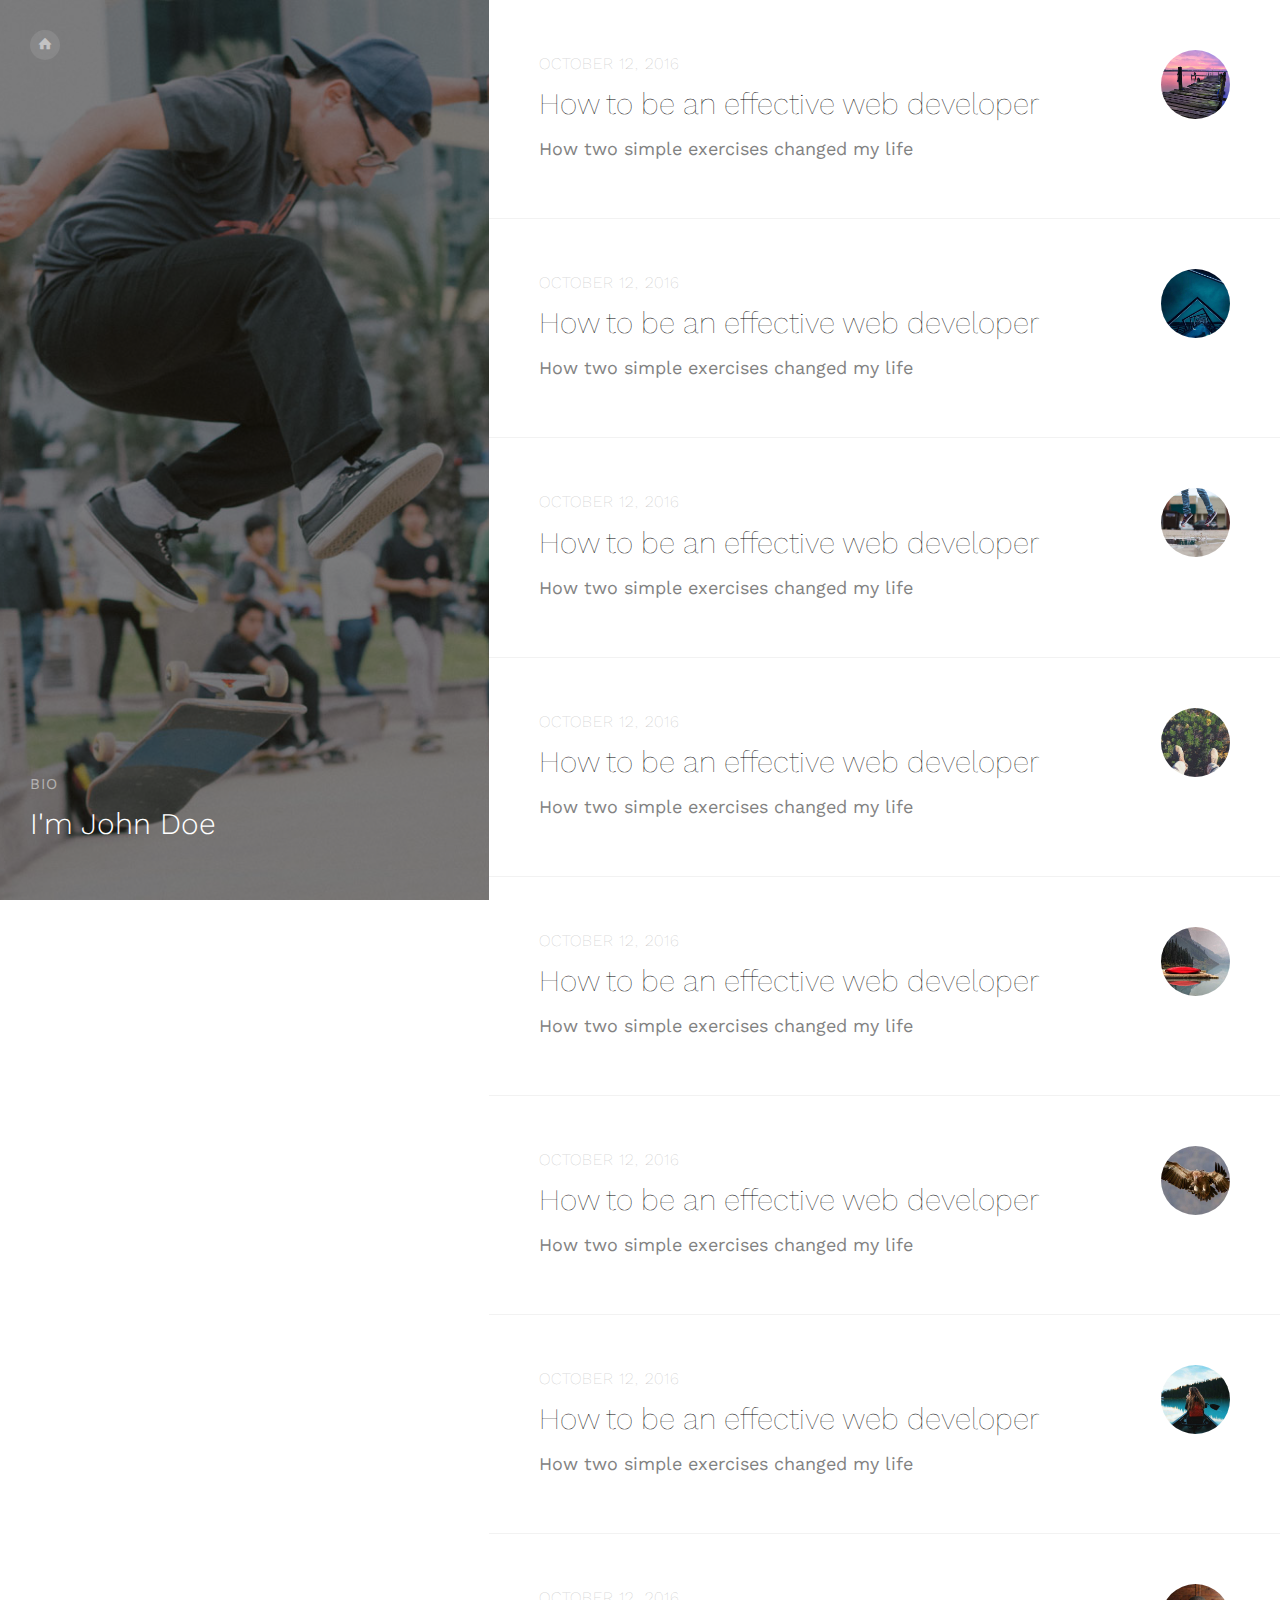
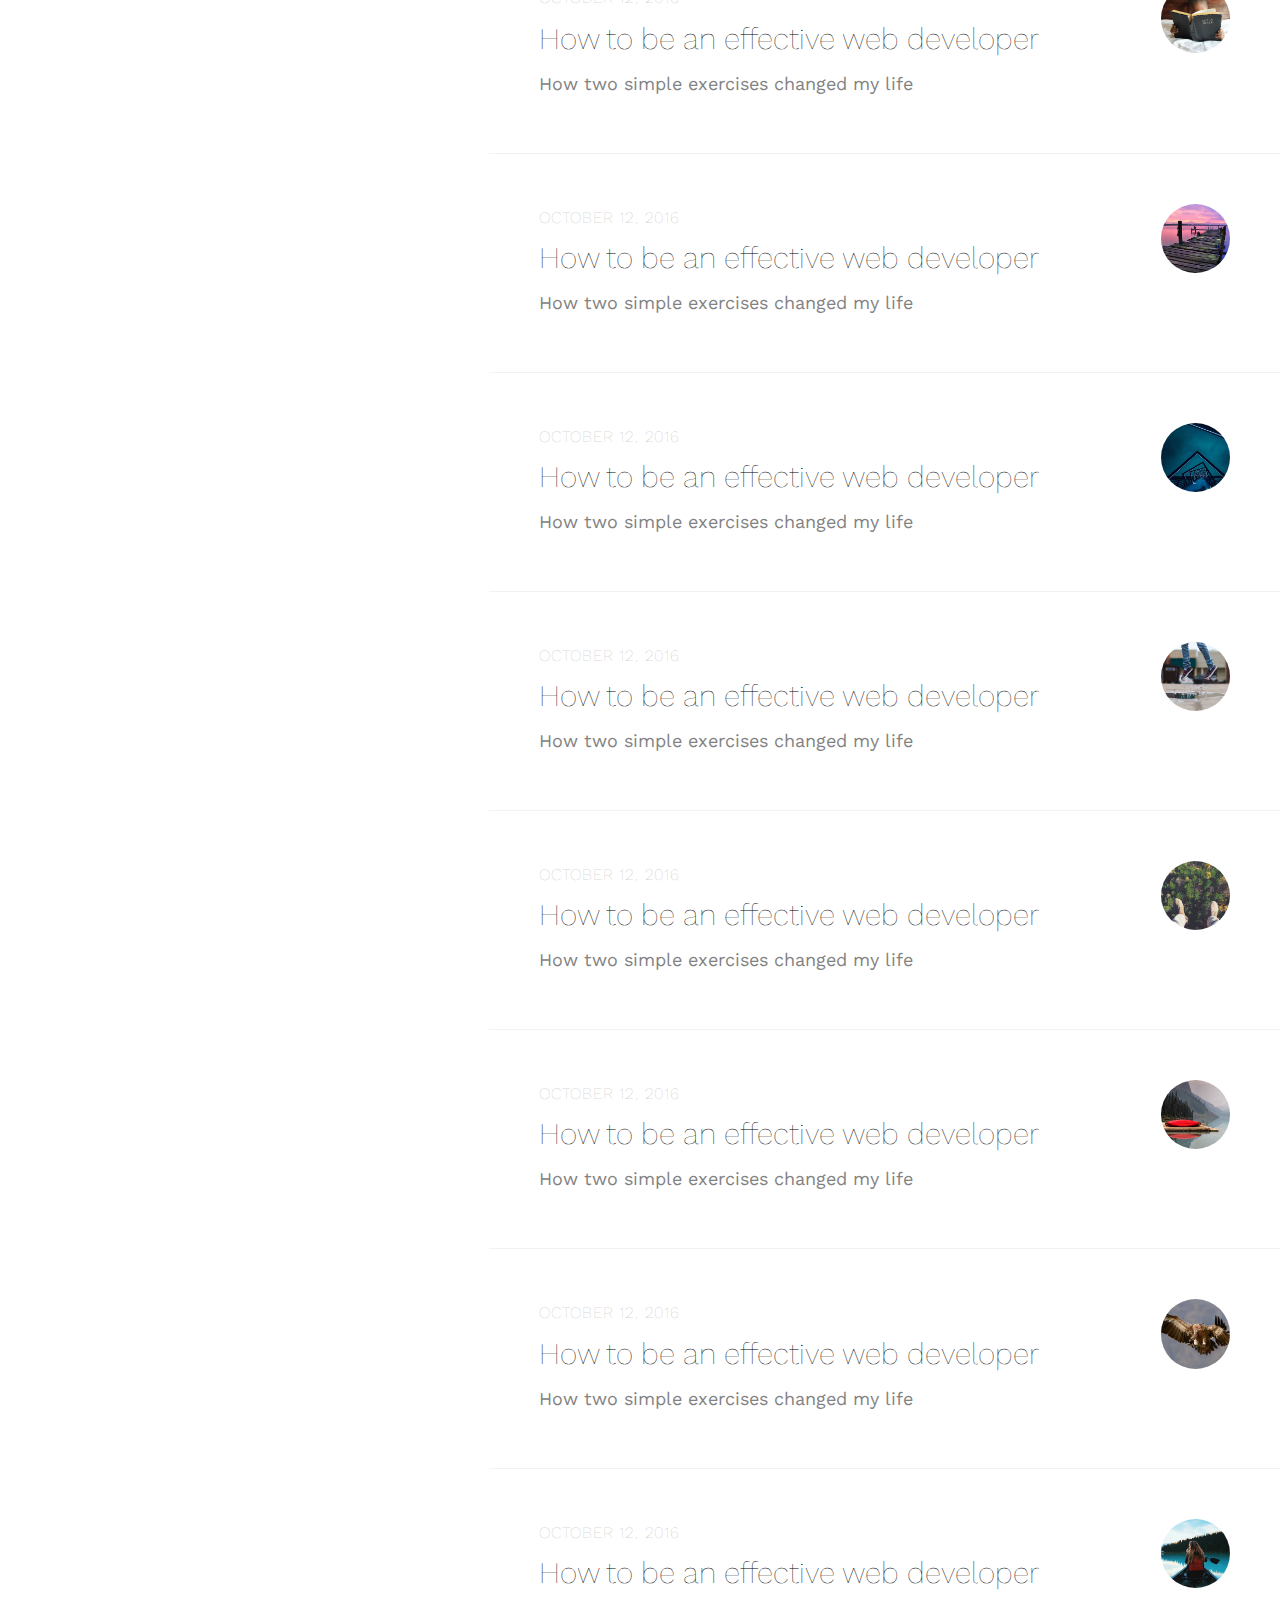
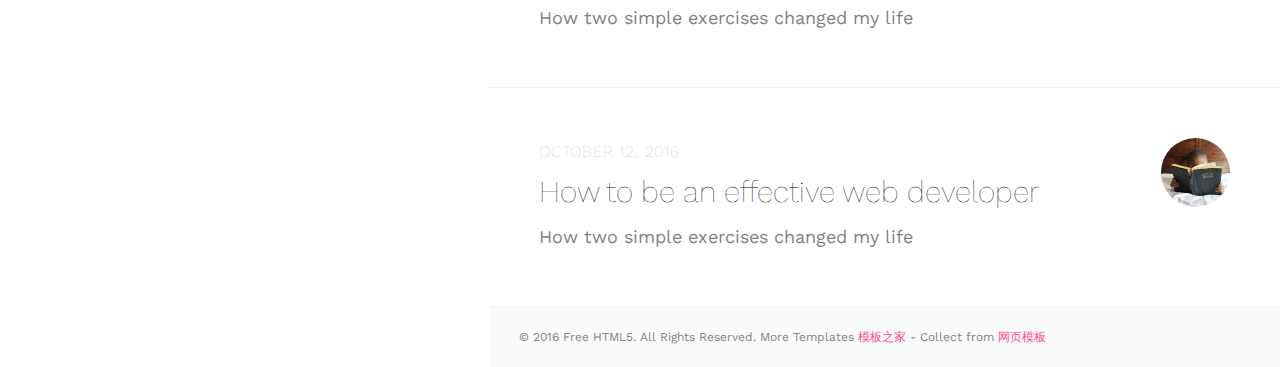
<file: src/main/webapp/detail/index.html>
<!DOCTYPE HTML>
<html>
	<head>
	<meta charset="utf-8">
	<meta http-equiv="X-UA-Compatible" content="IE=edge">
	<title>Story &mdash; Free Website Template, Free HTML5 Template by freehtml5.co</title>
	<meta name="viewport" content="width=device-width, initial-scale=1">
	<meta name="description" content="Free HTML5 Website Template by freehtml5.co" />
	<meta name="keywords" content="free website templates, free html5, free template, free bootstrap, free website template, html5, css3, mobile first, responsive" />
	<meta name="author" content="freehtml5.co" />

	

  	<!-- Facebook and Twitter integration -->
	<meta property="og:title" content=""/>
	<meta property="og:image" content=""/>
	<meta property="og:url" content=""/>
	<meta property="og:site_name" content=""/>
	<meta property="og:description" content=""/>
	<meta name="twitter:title" content="" />
	<meta name="twitter:image" content="" />
	<meta name="twitter:url" content="" />
	<meta name="twitter:card" content="" />

	<link href="https://fonts.googleapis.com/css?family=Work+Sans:300,400,500,700,800" rel="stylesheet">
	
	<!-- Animate.css -->
	<link rel="stylesheet" href="css/animate.css">
	<!-- Icomoon Icon Fonts-->
	<link rel="stylesheet" href="css/icomoon.css">
	<!-- Bootstrap  -->
	<link rel="stylesheet" href="css/bootstrap.css">
	
	<!-- Theme style  -->
	<link rel="stylesheet" href="css/style.css">

	<!-- Modernizr JS -->
	<script src="js/modernizr-2.6.2.min.js"></script>
	<!-- FOR IE9 below -->
	<!--[if lt IE 9]>
	<script src="js/respond.min.js"></script>
	<![endif]-->

	</head>
	<body>
		
	<div class="fh5co-loader"></div>
	
	<div id="page">
		<div id="fh5co-aside" style="background-image: url(images/image_1.jpg)">
			<div class="overlay"></div>
			<nav role="navigation">
				<ul>
					<li><a href="index.html"><i class="icon-home"></i></a></li>
				</ul>
			</nav>
			<div class="featured">
				<span>Bio</span>
				<h2>I'm John Doe </a></h2>
			</div>
		</div>
		<div id="fh5co-main-content">
			<div class="fh5co-post"> 
				<div class="fh5co-entry padding">
					<img src="images/project-1.jpg" alt="Free HTML5 Bootstrap Template by FreeHTML5.co">
					<div>
						<span class="fh5co-post-date">October 12, 2016</span>
						<h2><a href="single.html">How to be an effective web developer</a></h2>
						<p>How two simple exercises changed my life</p>
					</div>
				</div>

				<div class="fh5co-entry padding">
					<img src="images/project-2.jpg" alt="Free HTML5 Bootstrap Template by FreeHTML5.co">
					<div>
						<span class="fh5co-post-date">October 12, 2016</span>
						<h2><a href="single.html">How to be an effective web developer</a></h2>
						<p>How two simple exercises changed my life</p>
					</div>
				</div>

				<div class="fh5co-entry padding">
					<img src="images/project-3.jpg" alt="Free HTML5 Bootstrap Template by FreeHTML5.co">
					<div>
						<span class="fh5co-post-date">October 12, 2016</span>
						<h2><a href="single.html">How to be an effective web developer</a></h2>
						<p>How two simple exercises changed my life</p>
					</div>
				</div>

				<div class="fh5co-entry padding">
					<img src="images/project-4.jpg" alt="Free HTML5 Bootstrap Template by FreeHTML5.co">
					<div>
						<span class="fh5co-post-date">October 12, 2016</span>
						<h2><a href="single.html">How to be an effective web developer</a></h2>
						<p>How two simple exercises changed my life</p>
					</div>
				</div>

				<div class="fh5co-entry padding">
					<img src="images/project-5.jpg" alt="Free HTML5 Bootstrap Template by FreeHTML5.co">
					<div>
						<span class="fh5co-post-date">October 12, 2016</span>
						<h2><a href="single.html">How to be an effective web developer</a></h2>
						<p>How two simple exercises changed my life</p>
					</div>
				</div>

				<div class="fh5co-entry padding">
					<img src="images/project-6.jpg" alt="Free HTML5 Bootstrap Template by FreeHTML5.co">
					<div>
						<span class="fh5co-post-date">October 12, 2016</span>
						<h2><a href="single.html">How to be an effective web developer</a></h2>
						<p>How two simple exercises changed my life</p>
					</div>
				</div>

				<div class="fh5co-entry padding">
					<img src="images/project-7.jpg" alt="Free HTML5 Bootstrap Template by FreeHTML5.co">
					<div>
						<span class="fh5co-post-date">October 12, 2016</span>
						<h2><a href="single.html">How to be an effective web developer</a></h2>
						<p>How two simple exercises changed my life</p>
					</div>
				</div>

				<div class="fh5co-entry padding">
					<img src="images/project-8.jpg" alt="Free HTML5 Bootstrap Template by FreeHTML5.co">
					<div>
						<span class="fh5co-post-date">October 12, 2016</span>
						<h2><a href="single.html">How to be an effective web developer</a></h2>
						<p>How two simple exercises changed my life</p>
					</div>
				</div>

				<div class="fh5co-entry padding">
					<img src="images/project-1.jpg" alt="Free HTML5 Bootstrap Template by FreeHTML5.co">
					<div>
						<span class="fh5co-post-date">October 12, 2016</span>
						<h2><a href="single.html">How to be an effective web developer</a></h2>
						<p>How two simple exercises changed my life</p>
					</div>
				</div>
                <div class="copyrights">Collect from <a href="http://www.cssmoban.com/"  title="网站模板">网站模板</a></div>

				<div class="fh5co-entry padding">
					<img src="images/project-2.jpg" alt="Free HTML5 Bootstrap Template by FreeHTML5.co">
					<div>
						<span class="fh5co-post-date">October 12, 2016</span>
						<h2><a href="single.html">How to be an effective web developer</a></h2>
						<p>How two simple exercises changed my life</p>
					</div>
				</div>

				<div class="fh5co-entry padding">
					<img src="images/project-3.jpg" alt="Free HTML5 Bootstrap Template by FreeHTML5.co">
					<div>
						<span class="fh5co-post-date">October 12, 2016</span>
						<h2><a href="single.html">How to be an effective web developer</a></h2>
						<p>How two simple exercises changed my life</p>
					</div>
				</div>

				<div class="fh5co-entry padding">
					<img src="images/project-4.jpg" alt="Free HTML5 Bootstrap Template by FreeHTML5.co">
					<div>
						<span class="fh5co-post-date">October 12, 2016</span>
						<h2><a href="single.html">How to be an effective web developer</a></h2>
						<p>How two simple exercises changed my life</p>
					</div>
				</div>

				<div class="fh5co-entry padding">
					<img src="images/project-5.jpg" alt="Free HTML5 Bootstrap Template by FreeHTML5.co">
					<div>
						<span class="fh5co-post-date">October 12, 2016</span>
						<h2><a href="single.html">How to be an effective web developer</a></h2>
						<p>How two simple exercises changed my life</p>
					</div>
				</div>

				<div class="fh5co-entry padding">
					<img src="images/project-6.jpg" alt="Free HTML5 Bootstrap Template by FreeHTML5.co">
					<div>
						<span class="fh5co-post-date">October 12, 2016</span>
						<h2><a href="single.html">How to be an effective web developer</a></h2>
						<p>How two simple exercises changed my life</p>
					</div>
				</div>

				<div class="fh5co-entry padding">
					<img src="images/project-7.jpg" alt="Free HTML5 Bootstrap Template by FreeHTML5.co">
					<div>
						<span class="fh5co-post-date">October 12, 2016</span>
						<h2><a href="single.html">How to be an effective web developer</a></h2>
						<p>How two simple exercises changed my life</p>
					</div>
				</div>

				<div class="fh5co-entry padding">
					<img src="images/project-8.jpg" alt="Free HTML5 Bootstrap Template by FreeHTML5.co">
					<div>
						<span class="fh5co-post-date">October 12, 2016</span>
						<h2><a href="single.html">How to be an effective web developer</a></h2>
						<p>How two simple exercises changed my life</p>
					</div>
				</div>
				<footer>
					<div>
					&copy; 2016 Free HTML5. All Rights Reserved. More Templates <a href="http://www.cssmoban.com/" target="_blank" title="模板之家">模板之家</a> - Collect from <a href="http://www.cssmoban.com/" title="网页模板" target="_blank">网页模板</a>
					</div>
				</footer>
			</div>
		</div>
	</div>

	<div class="gototop js-top">
		<a href="#" class="js-gotop"><i class="icon-arrow-up"></i></a>
	</div>
	
	<!-- jQuery -->
	<script src="js/jquery.min.js"></script>
	<!-- jQuery Easing -->
	<script src="js/jquery.easing.1.3.js"></script>
	<!-- Bootstrap -->
	<script src="js/bootstrap.min.js"></script>
	<!-- Waypoints -->
	<script src="js/jquery.waypoints.min.js"></script>
	<!-- Stellar Parallax -->
	<script src="js/jquery.stellar.min.js"></script>
	<!-- Main -->
	<script src="js/main.js"></script>

	</body>
</html>
</file>
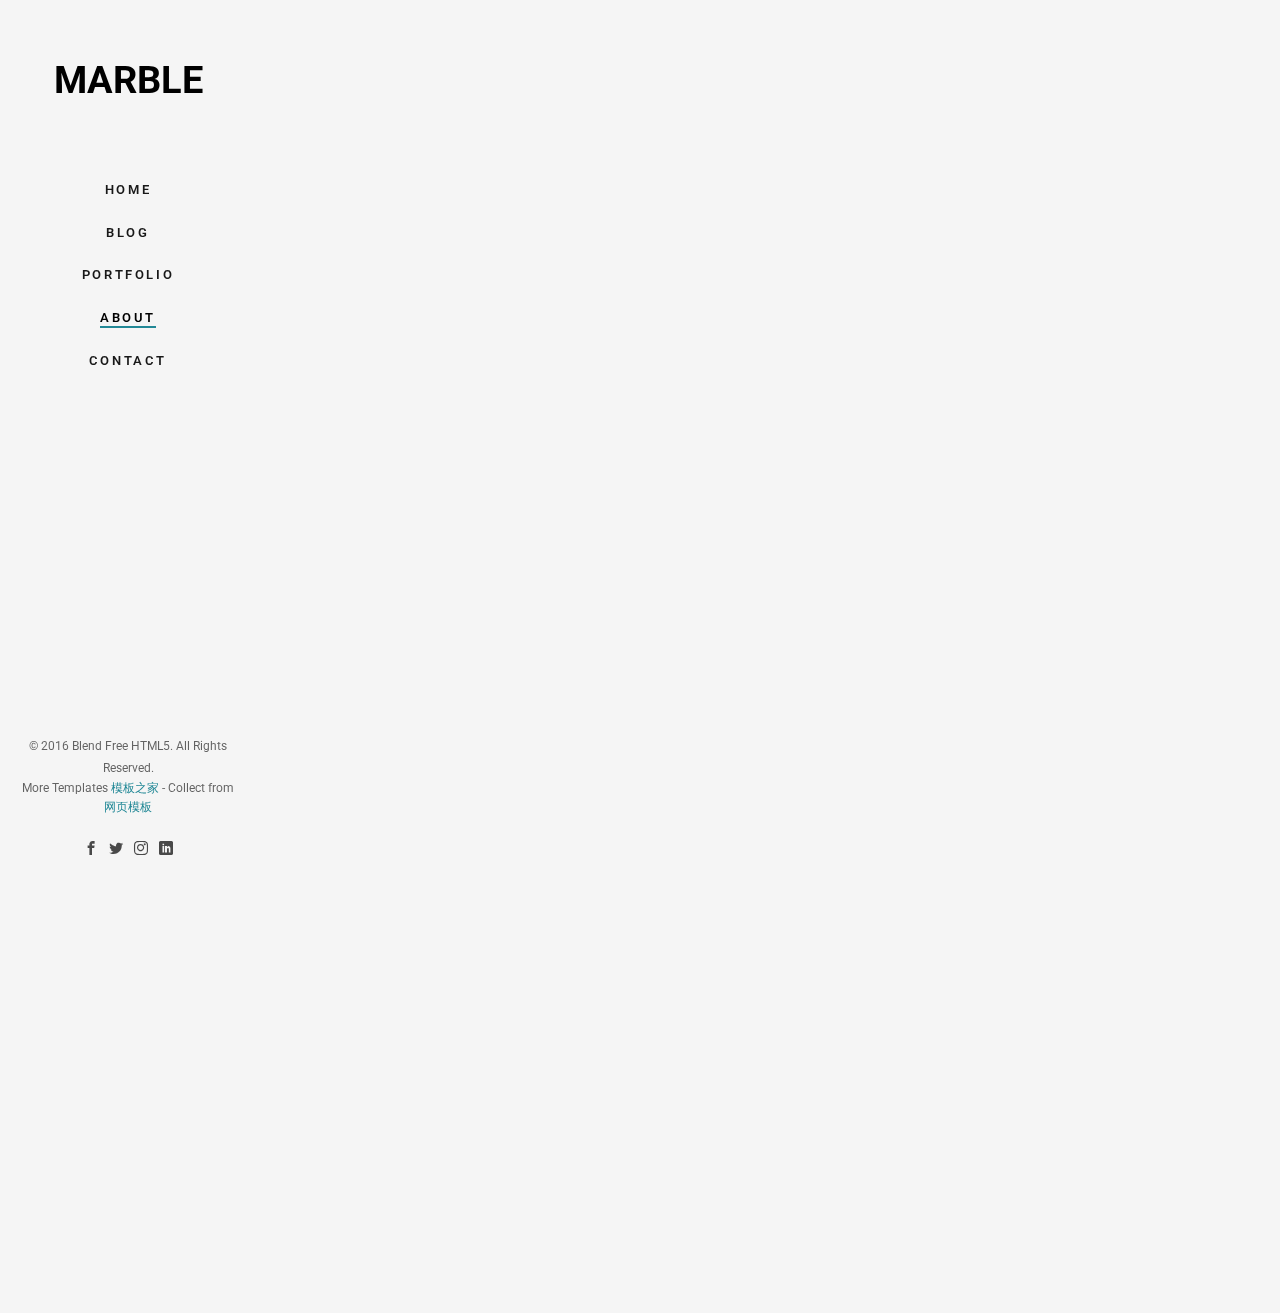
<file: src/main/webapp/about.html>
<!DOCTYPE html>
<!--[if lt IE 7]>      <html class="no-js lt-ie9 lt-ie8 lt-ie7"> <![endif]-->
<!--[if IE 7]>         <html class="no-js lt-ie9 lt-ie8"> <![endif]-->
<!--[if IE 8]>         <html class="no-js lt-ie9"> <![endif]-->
<!--[if gt IE 8]><!--> <html class="no-js"> <!--<![endif]-->
	<head>
	<meta charset="utf-8">
	<meta http-equiv="X-UA-Compatible" content="IE=edge">
	<title>Marble &mdash; Free HTML5 Bootstrap Website Template by FreeHTML5.co</title>
	<meta name="viewport" content="width=device-width, initial-scale=1">
	<meta name="description" content="Free HTML5 Website Template by FreeHTML5.co" />
	<meta name="keywords" content="free html5, free template, free bootstrap, free website template, html5, css3, mobile first, responsive" />
	

  	

  	<!-- Facebook and Twitter integration -->
	<meta property="og:title" content=""/>
	<meta property="og:image" content=""/>
	<meta property="og:url" content=""/>
	<meta property="og:site_name" content=""/>
	<meta property="og:description" content=""/>
	<meta name="twitter:title" content="" />
	<meta name="twitter:image" content="" />
	<meta name="twitter:url" content="" />
	<meta name="twitter:card" content="" />

	<!-- Place favicon.ico and apple-touch-icon.png in the root directory -->
	<link rel="shortcut icon" href="favicon.ico">

	<link href="https://fonts.googleapis.com/css?family=Roboto:100,300,400,500,700" rel="stylesheet">
	
	<!-- Animate.css -->
	<link rel="stylesheet" href="css/animate.css">
	<!-- Icomoon Icon Fonts-->
	<link rel="stylesheet" href="css/icomoon.css">
	<!-- Bootstrap  -->
	<link rel="stylesheet" href="css/bootstrap.css">
	<!-- Flexslider  -->
	<link rel="stylesheet" href="css/flexslider.css">
	<!-- Theme style  -->
	<link rel="stylesheet" href="css/style.css">

	<!-- Modernizr JS -->
	<script src="js/modernizr-2.6.2.min.js"></script>
	<!-- FOR IE9 below -->
	<!--[if lt IE 9]>
	<script src="js/respond.min.js"></script>
	<![endif]-->

	</head>
	<body>
	<div id="fh5co-page">
		<a href="#" class="js-fh5co-nav-toggle fh5co-nav-toggle"><i></i></a>
		<aside id="fh5co-aside" role="complementary" class="border js-fullheight">

			<h1 id="fh5co-logo"><a href="index.html">Marble</a></h1>
			<nav id="fh5co-main-menu" role="navigation">
				<ul>
					<li><a href="index.html">Home</a></li>
					<li><a href="blog.html">Blog</a></li>
					<li><a href="portfolio.html">Portfolio</a></li>
					<li class="fh5co-active"><a href="about.html">About</a></li>
					<li><a href="contact.html">Contact</a></li>
				</ul>
			</nav>

			<div class="fh5co-footer">
				<p><small>&copy; 2016 Blend Free HTML5. All Rights Reserved.</span> <span>More Templates <a href="http://www.cssmoban.com/" target="_blank" title="模板之家">模板之家</a> - Collect from <a href="http://www.cssmoban.com/" title="网页模板" target="_blank">网页模板</a></span></small></p>
				<ul>
					<li><a href="#"><i class="icon-facebook2"></i></a></li>
					<li><a href="#"><i class="icon-twitter2"></i></a></li>
					<li><a href="#"><i class="icon-instagram"></i></a></li>
					<li><a href="#"><i class="icon-linkedin2"></i></a></li>
				</ul>
			</div>

		</aside>

		<div id="fh5co-main">
			<div class="fh5co-narrow-content">
				<div class="row row-bottom-padded-md">
					<div class="col-md-6 animate-box" data-animate-effect="fadeInLeft">
						<img class="img-responsive" src="images/img_bg_1.jpg" alt="Free HTML5 Bootstrap Template by FreeHTML5.co">
					</div>
					<div class="col-md-6 animate-box" data-animate-effect="fadeInLeft">
						<h2 class="fh5co-heading">About Company</h2>
						<p>Far far away, behind the word mountains, far from the countries Vokalia and Consonantia, there live the blind texts. Quisque sit amet efficitur nih. Interdum et malesuada fames ac ante ipsum primis in faucibus interda et malesuada parturient.</p>
						<p>Quisque sit amet efficitur nih. Interdum et malesuada fames ac ante ipsum primis in faucibus interda et malesuada parturient.</p>
					</div>
				</div>
			</div>

			<div class="fh5co-narrow-content">
					<h2 class="fh5co-heading animate-box" data-animate-effect="fadeInLeft">Our Services</h2>
					<div class="row">
						<div class="col-md-6">
							<div class="fh5co-feature animate-box" data-animate-effect="fadeInLeft">
								<div class="fh5co-icon">
									<i class="icon-settings"></i>
								</div>
								<div class="fh5co-text">
									<h3>Strategy</h3>
									<p>Far far away, behind the word mountains, far from the countries Vokalia and Consonantia, there live the blind texts. </p>
								</div>
							</div>
						</div>
						<div class="col-md-6">
							<div class="fh5co-feature animate-box" data-animate-effect="fadeInLeft">
								<div class="fh5co-icon">
									<i class="icon-search4"></i>
								</div>
								<div class="fh5co-text">
									<h3>Explore</h3>
									<p>Far far away, behind the word mountains, far from the countries Vokalia and Consonantia, there live the blind texts. </p>
								</div>
							</div>
						</div>

						<div class="col-md-6">
							<div class="fh5co-feature animate-box" data-animate-effect="fadeInLeft">
								<div class="fh5co-icon">
									<i class="icon-paperplane"></i>
								</div>
								<div class="fh5co-text">
									<h3>Direction</h3>
									<p>Far far away, behind the word mountains, far from the countries Vokalia and Consonantia, there live the blind texts. </p>
								</div>
							</div>
						</div>
						<div class="col-md-6">
							<div class="fh5co-feature animate-box" data-animate-effect="fadeInLeft">
								<div class="fh5co-icon">
									<i class="icon-params"></i>
								</div>
								<div class="fh5co-text">
									<h3>Expertise</h3>
									<p>Far far away, behind the word mountains, far from the countries Vokalia and Consonantia, there live the blind texts. </p>
								</div>
							</div>
						</div>
					</div>
				</div>
		
			<div class="fh5co-narrow-content">
				<div class="row">
					<div class="col-md-4 animate-box" data-animate-effect="fadeInLeft">
						<h1 class="fh5co-heading-colored">Get in touch</h1>
					</div>
				</div>
				<div class="row">
					<div class="col-md-6 col-md-offset-3 col-md-pull-3 animate-box" data-animate-effect="fadeInLeft">
						<p class="fh5co-lead">Separated they live in Bookmarksgrove right at the coast of the Semantics, a large language ocean.</p>
						<p><a href="#" class="btn btn-primary">Learn More</a></p>
					</div>
					
				</div>
			</div>
		</div>
	</div>

	<!-- jQuery -->
	<script src="js/jquery.min.js"></script>
	<!-- jQuery Easing -->
	<script src="js/jquery.easing.1.3.js"></script>
	<!-- Bootstrap -->
	<script src="js/bootstrap.min.js"></script>
	<!-- Waypoints -->
	<script src="js/jquery.waypoints.min.js"></script>
	<!-- Flexslider -->
	<script src="js/jquery.flexslider-min.js"></script>
	
	
	<!-- MAIN JS -->
	<script src="js/main.js"></script>

	</body>
</html>
</file>
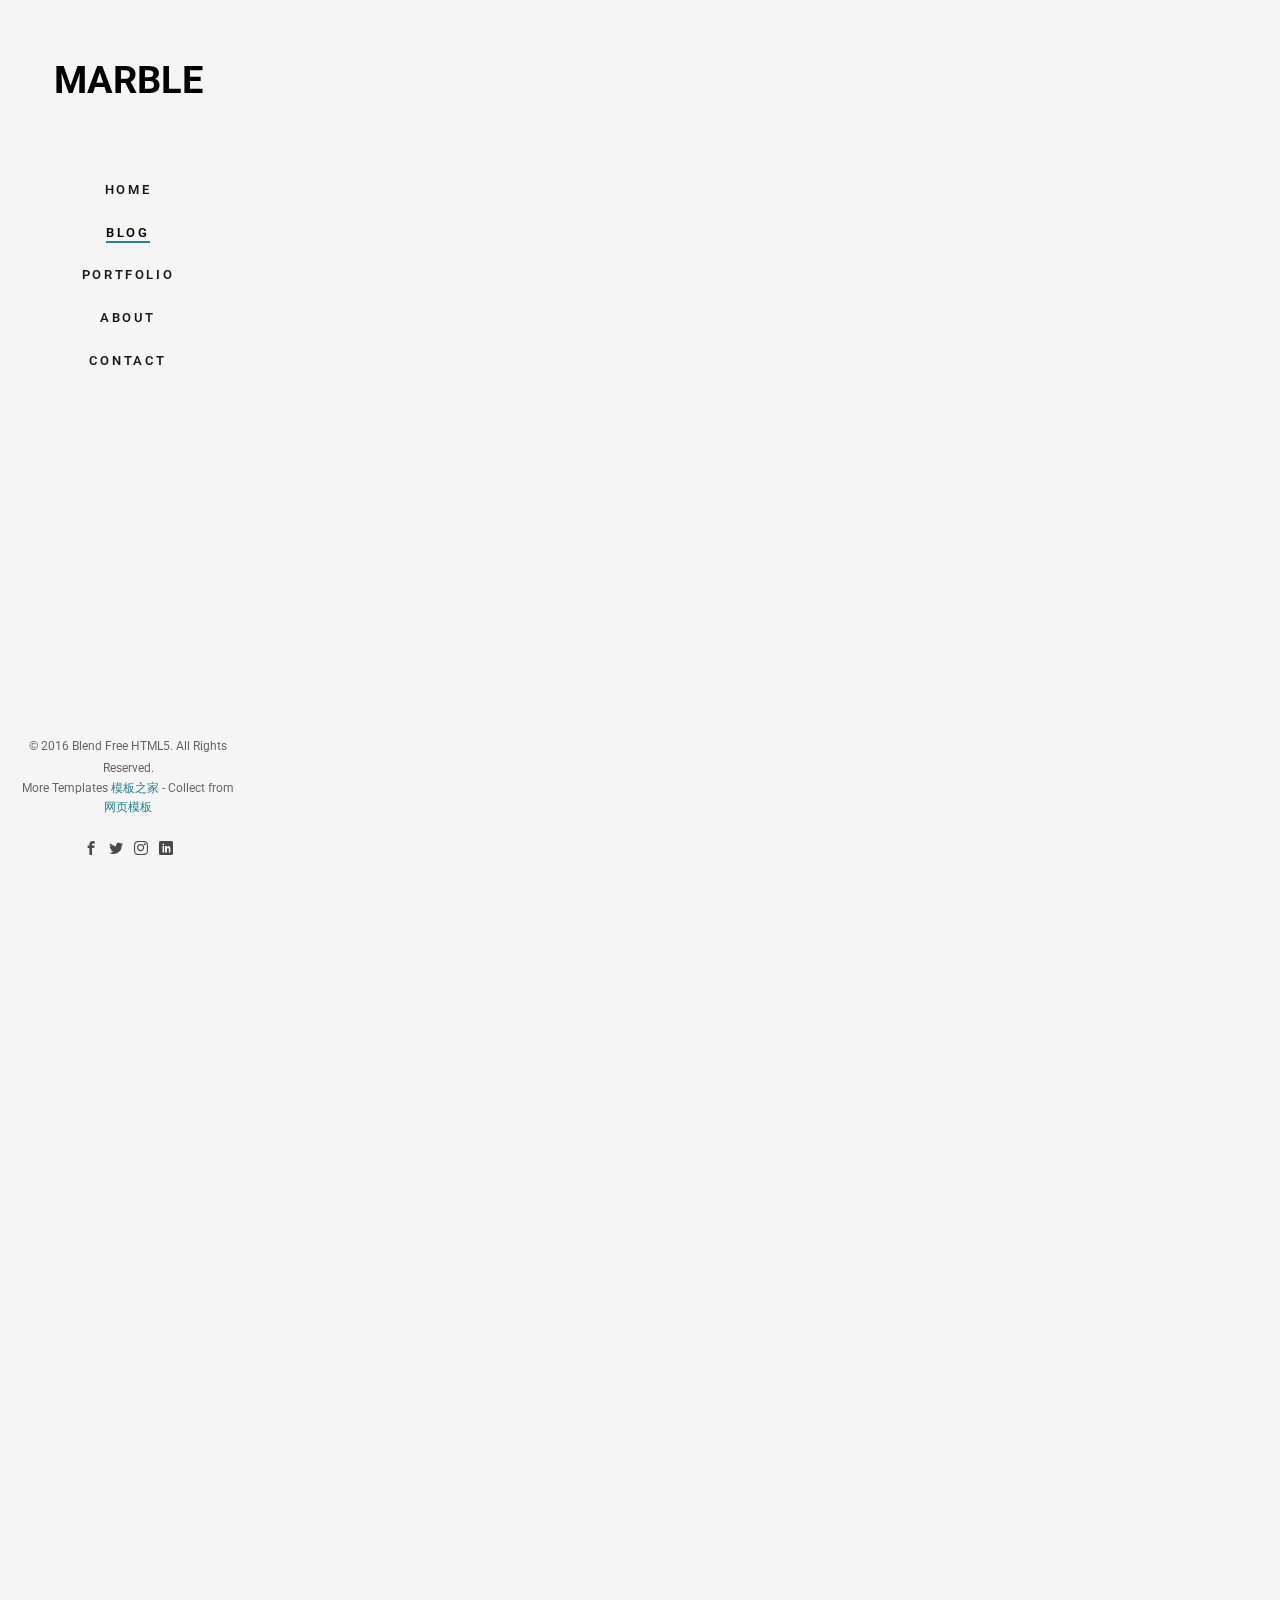
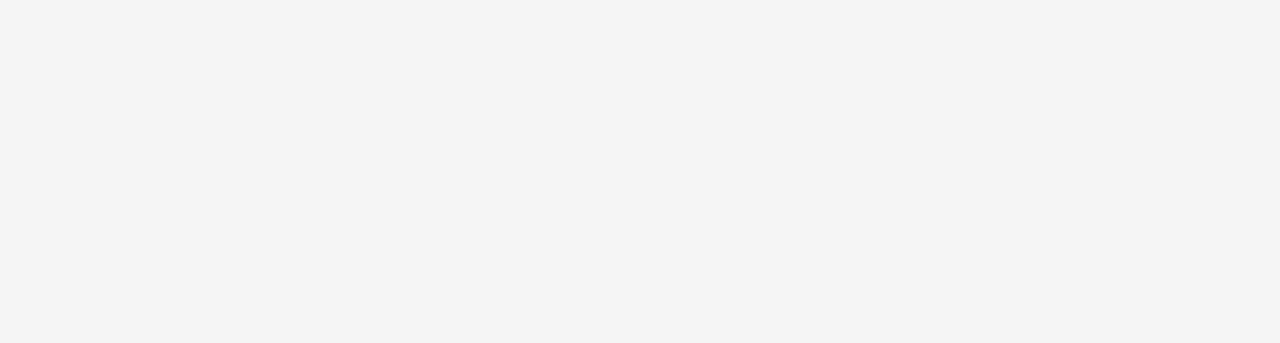
<file: src/main/webapp/blog.html>
<!DOCTYPE html>
<!--[if lt IE 7]>      <html class="no-js lt-ie9 lt-ie8 lt-ie7"> <![endif]-->
<!--[if IE 7]>         <html class="no-js lt-ie9 lt-ie8"> <![endif]-->
<!--[if IE 8]>         <html class="no-js lt-ie9"> <![endif]-->
<!--[if gt IE 8]><!--> <html class="no-js"> <!--<![endif]-->
	<head>
	<meta charset="utf-8">
	<meta http-equiv="X-UA-Compatible" content="IE=edge">
	<title>Marble &mdash; Free HTML5 Bootstrap Website Template by FreeHTML5.co</title>
	<meta name="viewport" content="width=device-width, initial-scale=1">
	<meta name="description" content="Free HTML5 Website Template by FreeHTML5.co" />
	<meta name="keywords" content="free html5, free template, free bootstrap, free website template, html5, css3, mobile first, responsive" />
	

  	

  	<!-- Facebook and Twitter integration -->
	<meta property="og:title" content=""/>
	<meta property="og:image" content=""/>
	<meta property="og:url" content=""/>
	<meta property="og:site_name" content=""/>
	<meta property="og:description" content=""/>
	<meta name="twitter:title" content="" />
	<meta name="twitter:image" content="" />
	<meta name="twitter:url" content="" />
	<meta name="twitter:card" content="" />

	<!-- Place favicon.ico and apple-touch-icon.png in the root directory -->
	<link rel="shortcut icon" href="favicon.ico">

	<link href="https://fonts.googleapis.com/css?family=Roboto:100,300,400,500,700" rel="stylesheet">
	
	<!-- Animate.css -->
	<link rel="stylesheet" href="css/animate.css">
	<!-- Icomoon Icon Fonts-->
	<link rel="stylesheet" href="css/icomoon.css">
	<!-- Bootstrap  -->
	<link rel="stylesheet" href="css/bootstrap.css">
	<!-- Flexslider  -->
	<link rel="stylesheet" href="css/flexslider.css">
	<!-- Theme style  -->
	<link rel="stylesheet" href="css/style.css">

	<!-- Modernizr JS -->
	<script src="js/modernizr-2.6.2.min.js"></script>
	<!-- FOR IE9 below -->
	<!--[if lt IE 9]>
	<script src="js/respond.min.js"></script>
	<![endif]-->

	</head>
	<body>
	<div id="fh5co-page">
		<a href="#" class="js-fh5co-nav-toggle fh5co-nav-toggle"><i></i></a>
		<aside id="fh5co-aside" role="complementary" class="border js-fullheight">

			<h1 id="fh5co-logo"><a href="index.html">Marble</a></h1>
			<nav id="fh5co-main-menu" role="navigation">
				<ul>
					<li><a href="index.html">Home</a></li>
					<li class="fh5co-active"><a href="blog.html">Blog</a></li>
					<li><a href="portfolio.html">Portfolio</a></li>
					<li><a href="about.html">About</a></li>
					<li><a href="contact.html">Contact</a></li>
				</ul>
			</nav>

			<div class="fh5co-footer">
				<p><small>&copy; 2016 Blend Free HTML5. All Rights Reserved.</span> <span>More Templates <a href="http://www.cssmoban.com/" target="_blank" title="模板之家">模板之家</a> - Collect from <a href="http://www.cssmoban.com/" title="网页模板" target="_blank">网页模板</a></span></small></p>
				<ul>
					<li><a href="#"><i class="icon-facebook2"></i></a></li>
					<li><a href="#"><i class="icon-twitter2"></i></a></li>
					<li><a href="#"><i class="icon-instagram"></i></a></li>
					<li><a href="#"><i class="icon-linkedin2"></i></a></li>
				</ul>
			</div>

		</aside>

		<div id="fh5co-main">
			<div class="fh5co-narrow-content">
				<h2 class="fh5co-heading animate-box" data-animate-effect="fadeInLeft">Read Our Blog</h2>
				<div class="row row-bottom-padded-md">
					<div class="col-md-3 col-sm-6 col-padding animate-box" data-animate-effect="fadeInLeft">
						<div class="blog-entry">
							<a href="#" class="blog-img"><img src="images/img-1.jpg" class="img-responsive" alt="Free HTML5 Bootstrap Template by FreeHTML5.co"></a>
							<div class="desc">
								<h3><a href="#">Inspirational Website</a></h3>
								<span><small>by Admin </small> / <small> Web Design </small> / <small> <i class="icon-comment"></i> 14</small></span>
								<p>Design must be functional and functionality must be translated into visual aesthetics</p>
								<a href="#" class="lead">Read More <i class="icon-arrow-right3"></i></a>
							</div>
						</div>
					</div>
					<div class="col-md-3 col-sm-6 col-padding animate-box" data-animate-effect="fadeInLeft">
						<div class="blog-entry">
							<a href="#" class="blog-img"><img src="images/img-2.jpg" class="img-responsive" alt="Free HTML5 Bootstrap Template by FreeHTML5.co"></a>
							<div class="desc">
								<h3><a href="#">Inspirational Website</a></h3>
								<span><small>by Admin </small> / <small> Web Design </small> / <small> <i class="icon-comment"></i> 14</small></span>
								<p>Design must be functional and functionality must be translated into visual aesthetics</p>
								<a href="#" class="lead">Read More <i class="icon-arrow-right3"></i></a>
							</div>
						</div>
					</div>
					<div class="col-md-3 col-sm-6 col-padding animate-box" data-animate-effect="fadeInLeft">
						<div class="blog-entry">
							<a href="#" class="blog-img"><img src="images/img-3.jpg" class="img-responsive" alt="Free HTML5 Bootstrap Template by FreeHTML5.co"></a>
							<div class="desc">
								<h3><a href="#">Inspirational Website</a></h3>
								<span><small>by Admin </small> / <small> Web Design </small> / <small> <i class="icon-comment"></i> 14</small></span>
								<p>Design must be functional and functionality must be translated into visual aesthetics</p>
								<a href="#" class="lead">Read More <i class="icon-arrow-right3"></i></a>
							</div>
						</div>
					</div>
					<div class="col-md-3 col-sm-6 col-padding animate-box" data-animate-effect="fadeInLeft">
						<div class="blog-entry">
							<a href="#" class="blog-img"><img src="images/img-4.jpg" class="img-responsive" alt="Free HTML5 Bootstrap Template by FreeHTML5.co"></a>
							<div class="desc">
								<h3><a href="#">Inspirational Website</a></h3>
								<span><small>by Admin </small> / <small> Web Design </small> / <small> <i class="icon-comment"></i> 14</small></span>
								<p>Design must be functional and functionality must be translated into visual aesthetics</p>
								<a href="#" class="lead">Read More <i class="icon-arrow-right3"></i></a>
							</div>
						</div>
					</div>

					<div class="col-md-3 col-sm-6 col-padding animate-box" data-animate-effect="fadeInLeft">
						<div class="blog-entry">
							<a href="#" class="blog-img"><img src="images/img-5.jpg" class="img-responsive" alt="Free HTML5 Bootstrap Template by FreeHTML5.co"></a>
							<div class="desc">
								<h3><a href="#">Inspirational Website</a></h3>
								<span><small>by Admin </small> / <small> Web Design </small> / <small> <i class="icon-comment"></i> 14</small></span>
								<p>Design must be functional and functionality must be translated into visual aesthetics</p>
								<a href="#" class="lead">Read More <i class="icon-arrow-right3"></i></a>
							</div>
						</div>
					</div>
					<div class="col-md-3 col-sm-6 col-padding animate-box" data-animate-effect="fadeInLeft">
						<div class="blog-entry">
							<a href="#" class="blog-img"><img src="images/img-6.jpg" class="img-responsive" alt="Free HTML5 Bootstrap Template by FreeHTML5.co"></a>
							<div class="desc">
								<h3><a href="#">Inspirational Website</a></h3>
								<span><small>by Admin </small> / <small> Web Design </small> / <small> <i class="icon-comment"></i> 14</small></span>
								<p>Design must be functional and functionality must be translated into visual aesthetics</p>
								<a href="#" class="lead">Read More <i class="icon-arrow-right3"></i></a>
							</div>
						</div>
					</div>
					<div class="col-md-3 col-sm-6 col-padding animate-box" data-animate-effect="fadeInLeft">
						<div class="blog-entry">
							<a href="#" class="blog-img"><img src="images/img-3.jpg" class="img-responsive" alt="Free HTML5 Bootstrap Template by FreeHTML5.co"></a>
							<div class="desc">
								<h3><a href="#">Inspirational Website</a></h3>
								<span><small>by Admin </small> / <small> Web Design </small> / <small> <i class="icon-comment"></i> 14</small></span>
								<p>Design must be functional and functionality must be translated into visual aesthetics</p>
								<a href="#" class="lead">Read More <i class="icon-arrow-right3"></i></a>
							</div>
						</div>
					</div>
					<div class="col-md-3 col-sm-6 col-padding animate-box" data-animate-effect="fadeInLeft">
						<div class="blog-entry">
							<a href="#" class="blog-img"><img src="images/img-4.jpg" class="img-responsive" alt="Free HTML5 Bootstrap Template by FreeHTML5.co"></a>
							<div class="desc">
								<h3><a href="#">Inspirational Website</a></h3>
								<span><small>by Admin </small> / <small> Web Design </small> / <small> <i class="icon-comment"></i> 14</small></span>
								<p>Design must be functional and functionality must be translated into visual aesthetics</p>
								<a href="#" class="lead">Read More <i class="icon-arrow-right3"></i></a>
							</div>
						</div>
					</div>

					<div class="col-md-3 col-sm-6 col-padding animate-box" data-animate-effect="fadeInLeft">
						<div class="blog-entry">
							<a href="#" class="blog-img"><img src="images/img-1.jpg" class="img-responsive" alt="Free HTML5 Bootstrap Template by FreeHTML5.co"></a>
							<div class="desc">
								<h3><a href="#">Inspirational Website</a></h3>
								<span><small>by Admin </small> / <small> Web Design </small> / <small> <i class="icon-comment"></i> 14</small></span>
								<p>Design must be functional and functionality must be translated into visual aesthetics</p>
								<a href="#" class="lead">Read More <i class="icon-arrow-right3"></i></a>
							</div>
						</div>
					</div>
					<div class="col-md-3 col-sm-6 col-padding animate-box" data-animate-effect="fadeInLeft">
						<div class="blog-entry">
							<a href="#" class="blog-img"><img src="images/img-2.jpg" class="img-responsive" alt="Free HTML5 Bootstrap Template by FreeHTML5.co"></a>
							<div class="desc">
								<h3><a href="#">Inspirational Website</a></h3>
								<span><small>by Admin </small> / <small> Web Design </small> / <small> <i class="icon-comment"></i> 14</small></span>
								<p>Design must be functional and functionality must be translated into visual aesthetics</p>
								<a href="#" class="lead">Read More <i class="icon-arrow-right3"></i></a>
							</div>
						</div>
					</div>
					<div class="col-md-3 col-sm-6 col-padding animate-box" data-animate-effect="fadeInLeft">
						<div class="blog-entry">
							<a href="#" class="blog-img"><img src="images/img-3.jpg" class="img-responsive" alt="Free HTML5 Bootstrap Template by FreeHTML5.co"></a>
							<div class="desc">
								<h3><a href="#">Inspirational Website</a></h3>
								<span><small>by Admin </small> / <small> Web Design </small> / <small> <i class="icon-comment"></i> 14</small></span>
								<p>Design must be functional and functionality must be translated into visual aesthetics</p>
								<a href="#" class="lead">Read More <i class="icon-arrow-right3"></i></a>
							</div>
						</div>
					</div>
					<div class="col-md-3 col-sm-6 col-padding animate-box" data-animate-effect="fadeInLeft">
						<div class="blog-entry">
							<a href="#" class="blog-img"><img src="images/img-4.jpg" class="img-responsive" alt="Free HTML5 Bootstrap Template by FreeHTML5.co"></a>
							<div class="desc">
								<h3><a href="#">Inspirational Website</a></h3>
								<span><small>by Admin </small> / <small> Web Design </small> / <small> <i class="icon-comment"></i> 14</small></span>
								<p>Design must be functional and functionality must be translated into visual aesthetics</p>
								<a href="#" class="lead">Read More <i class="icon-arrow-right3"></i></a>
							</div>
						</div>
					</div>
				</div>
			</div>
		
			<div id="get-in-touch">
				<div class="fh5co-narrow-content">
					<div class="row">
						<div class="col-md-4 animate-box" data-animate-effect="fadeInLeft">
							<h1 class="fh5co-heading-colored">Get in touch</h1>
						</div>
					</div>
					<div class="row">
						<div class="col-md-6 col-md-offset-3 col-md-pull-3 animate-box" data-animate-effect="fadeInLeft">
							<p class="fh5co-lead">Separated they live in Bookmarksgrove right at the coast of the Semantics, a large language ocean.</p>
							<p><a href="#" class="btn btn-primary">Learn More</a></p>
						</div>
						
					</div>
				</div>
			</div>
		</div>
	</div>

	<!-- jQuery -->
	<script src="js/jquery.min.js"></script>
	<!-- jQuery Easing -->
	<script src="js/jquery.easing.1.3.js"></script>
	<!-- Bootstrap -->
	<script src="js/bootstrap.min.js"></script>
	<!-- Waypoints -->
	<script src="js/jquery.waypoints.min.js"></script>
	<!-- Flexslider -->
	<script src="js/jquery.flexslider-min.js"></script>
	
	
	<!-- MAIN JS -->
	<script src="js/main.js"></script>

	</body>
</html>
</file>
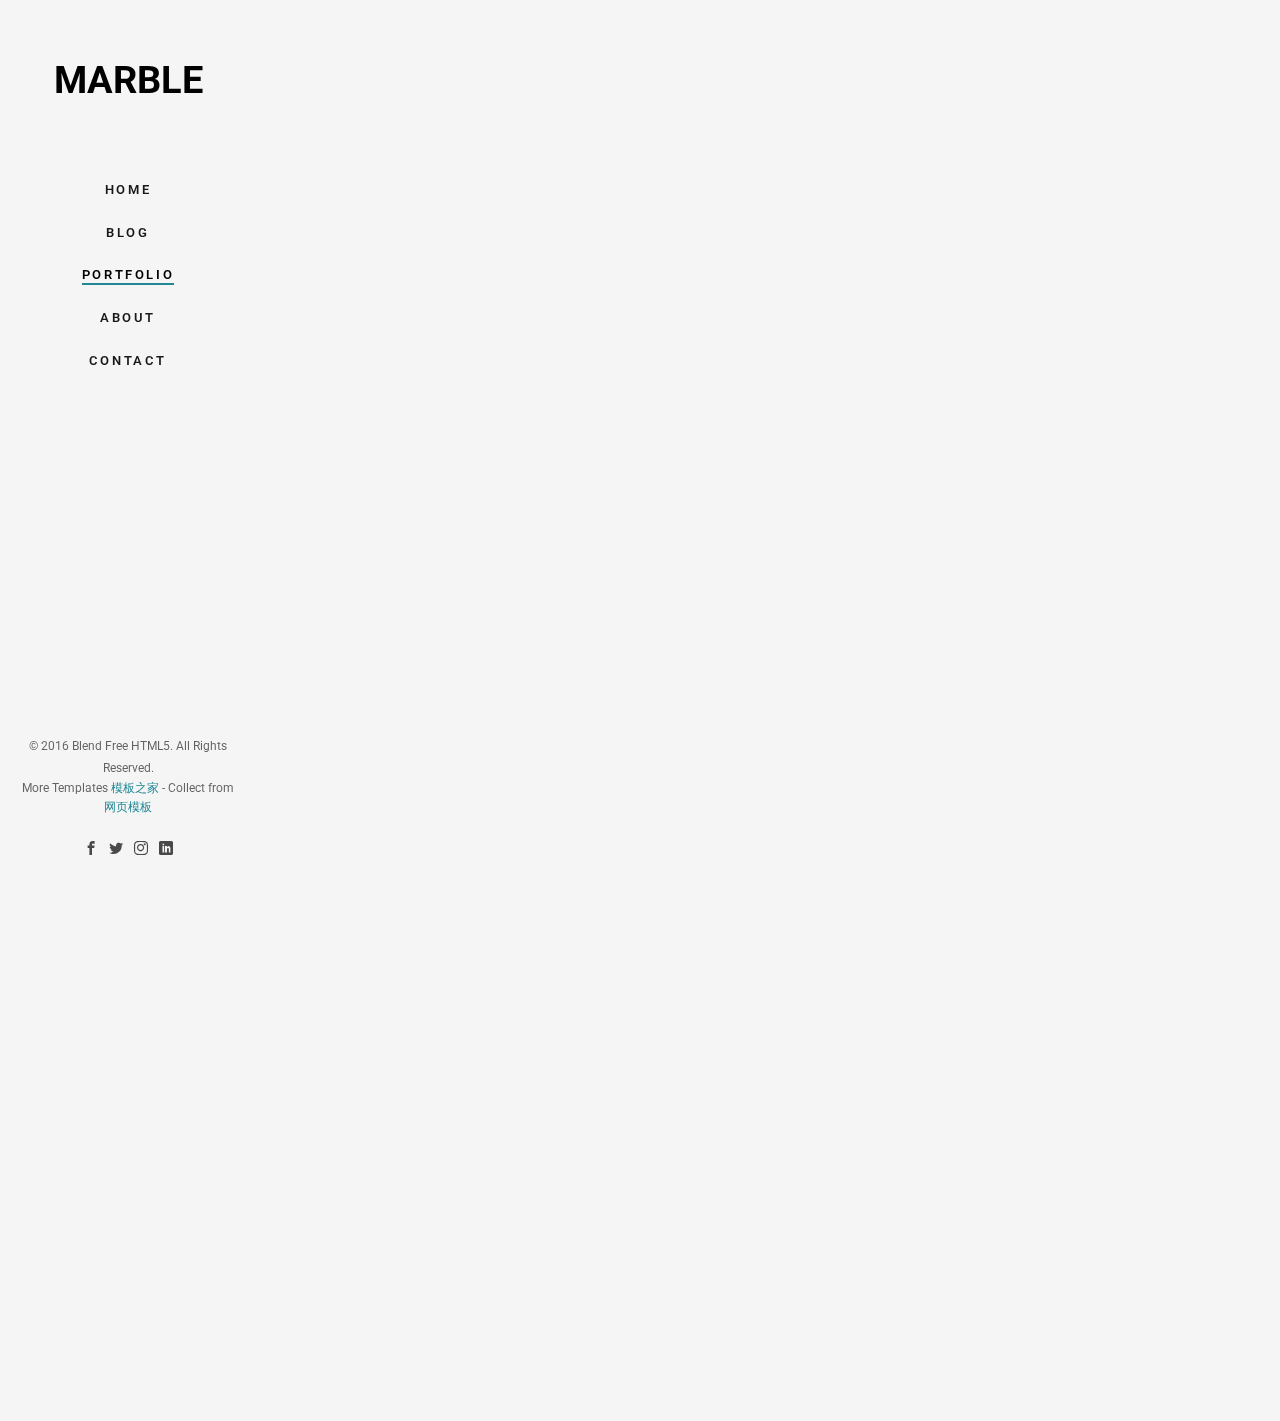
<file: src/main/webapp/portfolio.html>
<!DOCTYPE html>
<!--[if lt IE 7]>      <html class="no-js lt-ie9 lt-ie8 lt-ie7"> <![endif]-->
<!--[if IE 7]>         <html class="no-js lt-ie9 lt-ie8"> <![endif]-->
<!--[if IE 8]>         <html class="no-js lt-ie9"> <![endif]-->
<!--[if gt IE 8]><!--> <html class="no-js"> <!--<![endif]-->
	<head>
	<meta charset="utf-8">
	<meta http-equiv="X-UA-Compatible" content="IE=edge">
	<title>Marble &mdash; Free HTML5 Bootstrap Website Template by FreeHTML5.co</title>
	<meta name="viewport" content="width=device-width, initial-scale=1">
	<meta name="description" content="Free HTML5 Website Template by FreeHTML5.co" />
	<meta name="keywords" content="free html5, free template, free bootstrap, free website template, html5, css3, mobile first, responsive" />
	

  	

  	<!-- Facebook and Twitter integration -->
	<meta property="og:title" content=""/>
	<meta property="og:image" content=""/>
	<meta property="og:url" content=""/>
	<meta property="og:site_name" content=""/>
	<meta property="og:description" content=""/>
	<meta name="twitter:title" content="" />
	<meta name="twitter:image" content="" />
	<meta name="twitter:url" content="" />
	<meta name="twitter:card" content="" />

	<!-- Place favicon.ico and apple-touch-icon.png in the root directory -->
	<link rel="shortcut icon" href="images/favicon.ico">

	<link href="https://fonts.googleapis.com/css?family=Roboto:100,300,400,500,700" rel="stylesheet">
	
	<!-- Animate.css -->
	<link rel="stylesheet" href="css/animate.css">
	<!-- Icomoon Icon Fonts-->
	<link rel="stylesheet" href="css/icomoon.css">
	<!-- Bootstrap  -->
	<link rel="stylesheet" href="css/bootstrap.css">
	<!-- Flexslider  -->
	<link rel="stylesheet" href="css/flexslider.css">
	<!-- Theme style  -->
	<link rel="stylesheet" href="css/style.css">

	<!-- Modernizr JS -->
	<script src="js/modernizr-2.6.2.min.js"></script>
	<!-- FOR IE9 below -->
	<!--[if lt IE 9]>
	<script src="js/respond.min.js"></script>
	<![endif]-->

	</head>
	<body>
	<div id="fh5co-page">
		<a href="#" class="js-fh5co-nav-toggle fh5co-nav-toggle"><i></i></a>
		<aside id="fh5co-aside" role="complementary" class="border js-fullheight">

			<h1 id="fh5co-logo"><a href="index.html">Marble</a></h1>
			<nav id="fh5co-main-menu" role="navigation">
				<ul>
					<li><a href="index.html">Home</a></li>
					<li><a href="blog.html">Blog</a></li>
					<li class="fh5co-active"><a href="portfolio.html">Portfolio</a></li>
					<li><a href="about.html">About</a></li>
					<li><a href="contact.html">Contact</a></li>
				</ul>
			</nav>

			<div class="fh5co-footer">
				<p><small>&copy; 2016 Blend Free HTML5. All Rights Reserved.</span> <span>More Templates <a href="http://www.cssmoban.com/" target="_blank" title="模板之家">模板之家</a> - Collect from <a href="http://www.cssmoban.com/" title="网页模板" target="_blank">网页模板</a></span></small></p>
				<ul>
					<li><a href="#"><i class="icon-facebook2"></i></a></li>
					<li><a href="#"><i class="icon-twitter2"></i></a></li>
					<li><a href="#"><i class="icon-instagram"></i></a></li>
					<li><a href="#"><i class="icon-linkedin2"></i></a></li>
				</ul>
			</div>

		</aside>

		<div id="fh5co-main">
			<div class="fh5co-narrow-content">
				<h2 class="fh5co-heading animate-box" data-animate-effect="fadeInLeft">Portfolio</h2>
				<div class="row row-bottom-padded-md">
					<div class="col-md-3 col-sm-6 col-padding text-center animate-box">
						<a href="#" class="work image-popup" style="background-image: url(images/img-1.jpg);">
							<div class="desc">
								<h3>Project Name</h3>
								<span>Illustration</span>
							</div>
						</a>
					</div>
					<div class="col-md-3 col-sm-6 col-padding text-center animate-box">
						<a href="#" class="work image-popup" style="background-image: url(images/img-2.jpg);">
							<div class="desc">
								<h3>Project Name</h3>
								<span>Brading</span>
							</div>
						</a>
					</div>
					<div class="col-md-3 col-sm-6 col-padding text-center animate-box">
						<a href="#" class="work image-popup" style="background-image: url(images/img-3.jpg);">
							<div class="desc">
								<h3>Project Name</h3>
								<span>Illustration</span>
							</div>
						</a>
					</div>
					<div class="col-md-3 col-sm-6 col-padding text-center animate-box">
						<a href="#" class="work image-popup" style="background-image: url(images/img-4.jpg);">
							<div class="desc">
								<h3>Project Name</h3>
								<span>Illustration</span>
							</div>
						</a>
					</div>
					<div class="col-md-3 col-sm-6 col-padding text-center animate-box">
						<a href="#" class="work image-popup" style="background-image: url(images/img-5.jpg);">
							<div class="desc">
								<h3>Project Name</h3>
								<span>Brading</span>
							</div>
						</a>
					</div>
					<div class="col-md-3 col-sm-6 col-padding text-center animate-box">
						<a href="#" class="work image-popup" style="background-image: url(images/img-6.jpg);">
							<div class="desc">
								<h3>Project Name</h3>
								<span>Illustration</span>
							</div>
						</a>
					</div>
					<div class="col-md-3 col-sm-6 col-padding text-center animate-box">
						<a href="#" class="work image-popup" style="background-image: url(images/img-1.jpg);">
							<div class="desc">
								<h3>Project Name</h3>
								<span>Illustration</span>
							</div>
						</a>
					</div>
					<div class="col-md-3 col-sm-6 col-padding text-center animate-box">
						<a href="#" class="work image-popup" style="background-image: url(images/img-2.jpg);">
							<div class="desc">
								<h3>Project Name</h3>
								<span>Brading</span>
							</div>
						</a>
					</div>
					<div class="col-md-3 col-sm-6 col-padding text-center animate-box">
						<a href="#" class="work image-popup" style="background-image: url(images/img-1.jpg);">
							<div class="desc">
								<h3>Project Name</h3>
								<span>Illustration</span>
							</div>
						</a>
					</div>
					<div class="col-md-3 col-sm-6 col-padding text-center animate-box">
						<a href="#" class="work image-popup" style="background-image: url(images/img-2.jpg);">
							<div class="desc">
								<h3>Project Name</h3>
								<span>Brading</span>
							</div>
						</a>
					</div>
					<div class="col-md-3 col-sm-6 col-padding text-center animate-box">
						<a href="#" class="work image-popup" style="background-image: url(images/img-3.jpg);">
							<div class="desc">
								<h3>Project Name</h3>
								<span>Illustration</span>
							</div>
						</a>
					</div>
					<div class="col-md-3 col-sm-6 col-padding text-center animate-box">
						<a href="#" class="work image-popup" style="background-image: url(images/img-4.jpg);">
							<div class="desc">
								<h3>Project Name</h3>
								<span>Illustration</span>
							</div>
						</a>
					</div>
				</div>
			</div>
		
			<div class="fh5co-narrow-content">
				<div class="row">
					<div class="col-md-4 animate-box" data-animate-effect="fadeInLeft">
						<h1 class="fh5co-heading-colored">Get in touch</h1>
					</div>
				</div>
				<div class="row">
					<div class="col-md-6 col-md-offset-3 col-md-pull-3 animate-box" data-animate-effect="fadeInLeft">
						<p class="fh5co-lead">Separated they live in Bookmarksgrove right at the coast of the Semantics, a large language ocean.</p>
						<p><a href="#" class="btn btn-primary">Learn More</a></p>
					</div>
					
				</div>
			</div>
		</div>
	</div>

	<!-- jQuery -->
	<script src="js/jquery.min.js"></script>
	<!-- jQuery Easing -->
	<script src="js/jquery.easing.1.3.js"></script>
	<!-- Bootstrap -->
	<script src="js/bootstrap.min.js"></script>
	<!-- Waypoints -->
	<script src="js/jquery.waypoints.min.js"></script>
	<!-- Flexslider -->
	<script src="js/jquery.flexslider-min.js"></script>
	
	
	<!-- MAIN JS -->
	<script src="js/main.js"></script>

	</body>
</html>
</file>
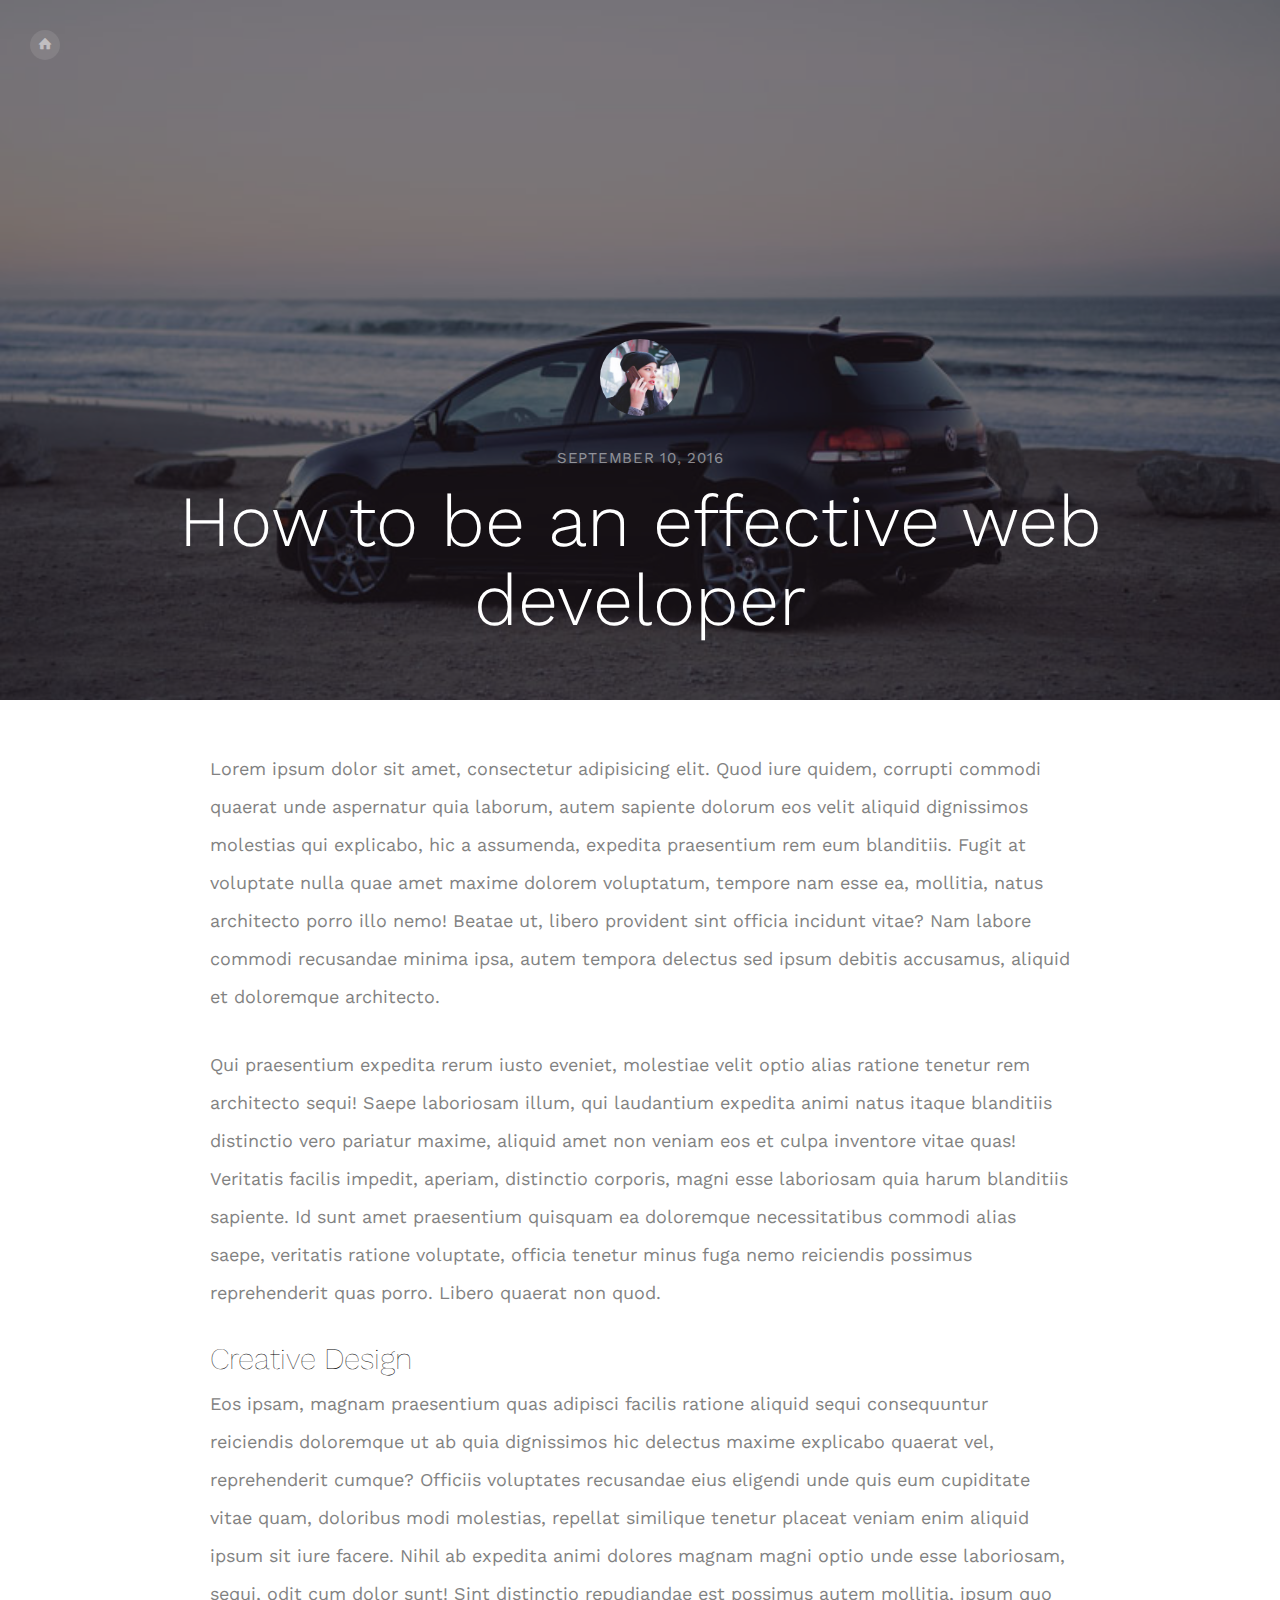
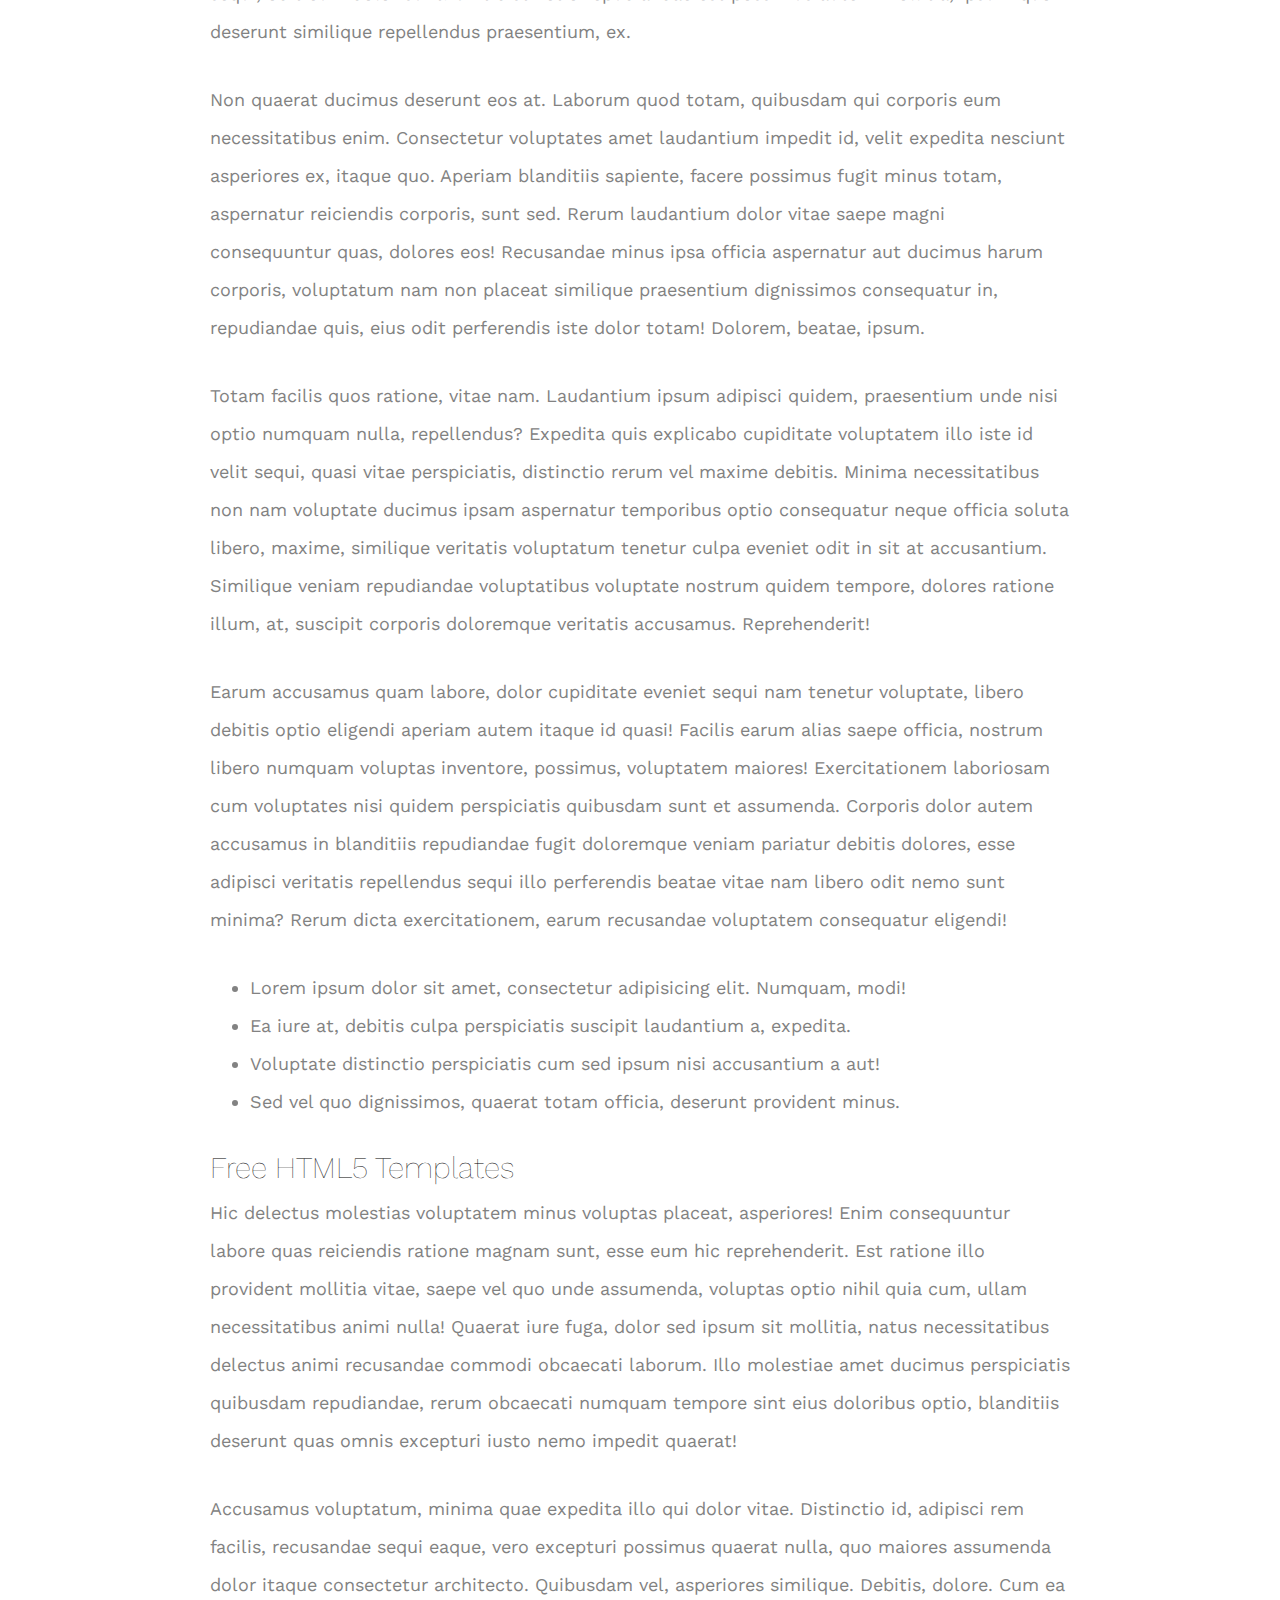
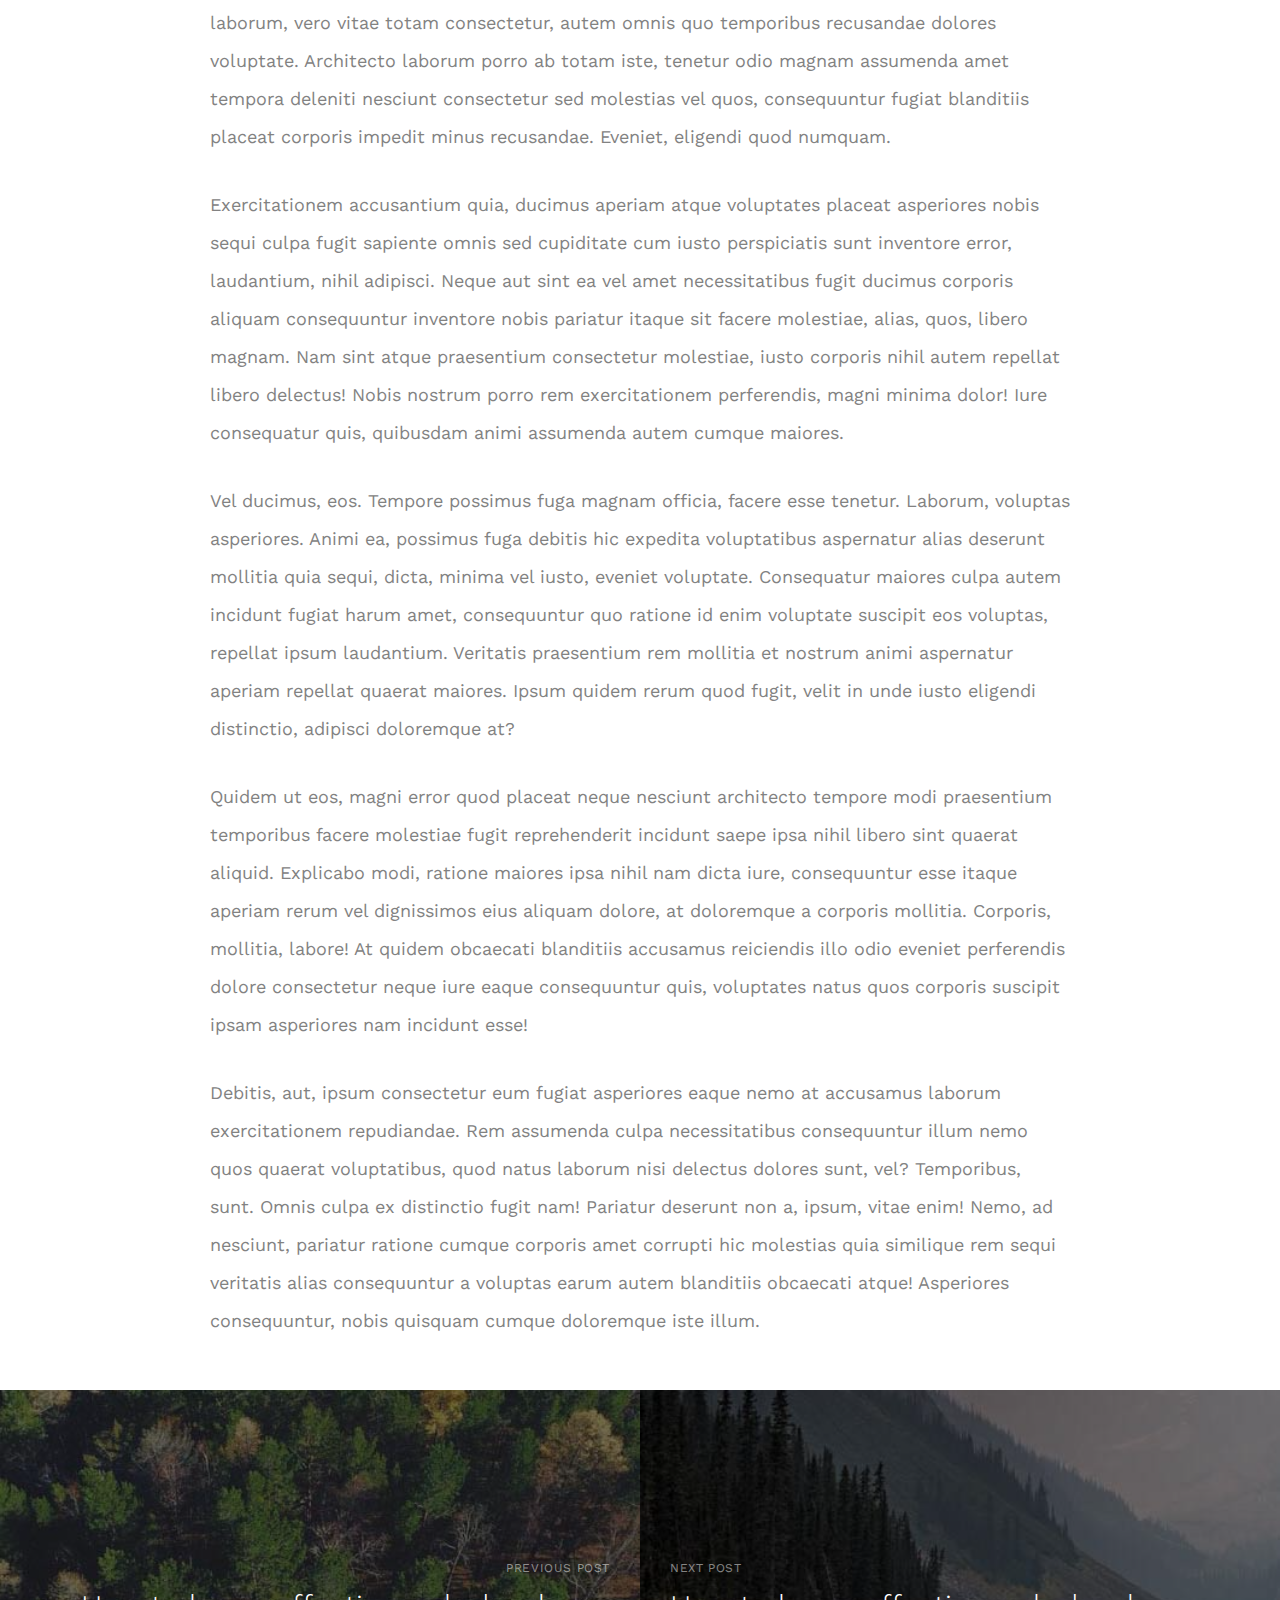
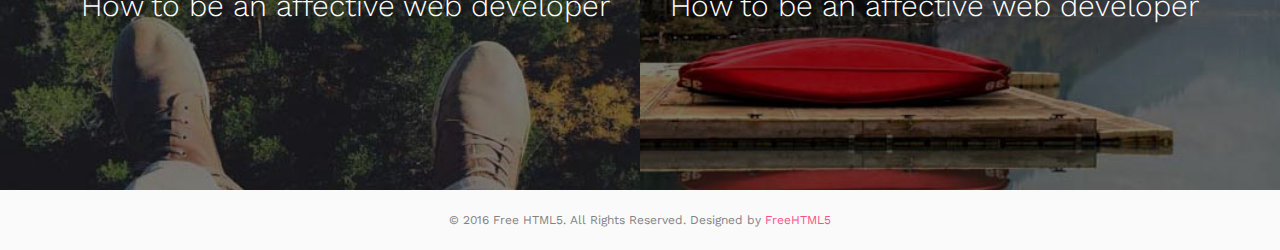
<file: src/main/webapp/detail/single.html>
<!DOCTYPE HTML>
<html>
	<head>
	<meta charset="utf-8">
	<meta http-equiv="X-UA-Compatible" content="IE=edge">
	<title>Story &mdash; Free Website Template, Free HTML5 Template by freehtml5.co</title>
	<meta name="viewport" content="width=device-width, initial-scale=1">
	<meta name="description" content="Free HTML5 Website Template by freehtml5.co" />
	<meta name="keywords" content="free website templates, free html5, free template, free bootstrap, free website template, html5, css3, mobile first, responsive" />
	<meta name="author" content="freehtml5.co" />

	

  	<!-- Facebook and Twitter integration -->
	<meta property="og:title" content=""/>
	<meta property="og:image" content=""/>
	<meta property="og:url" content=""/>
	<meta property="og:site_name" content=""/>
	<meta property="og:description" content=""/>
	<meta name="twitter:title" content="" />
	<meta name="twitter:image" content="" />
	<meta name="twitter:url" content="" />
	<meta name="twitter:card" content="" />

	<link href="https://fonts.googleapis.com/css?family=Work+Sans:300,400,500,700,800" rel="stylesheet">
	
	<!-- Animate.css -->
	<link rel="stylesheet" href="css/animate.css">
	<!-- Icomoon Icon Fonts-->
	<link rel="stylesheet" href="css/icomoon.css">
	<!-- Bootstrap  -->
	<link rel="stylesheet" href="css/bootstrap.css">
	
	<!-- Theme style  -->
	<link rel="stylesheet" href="css/style.css">

	<!-- Modernizr JS -->
	<script src="js/modernizr-2.6.2.min.js"></script>
	<!-- FOR IE9 below -->
	<!--[if lt IE 9]>
	<script src="js/respond.min.js"></script>
	<![endif]-->

	</head>
	<body class="single">
		
	<div class="fh5co-loader"></div>
	
	<div id="page">
		<div id="fh5co-aside" style="background-image: url(images/image_2.jpg)" data-stellar-background-ratio="0.5">
			<div class="overlay"></div>
			<nav role="navigation">
				<ul>
					<li><a href="index.html"><i class="icon-home"></i></a></li>
				</ul>
			</nav>
			<div class="page-title">
				<img src="images/person_1.jpg" alt="Free HTML5 by FreeHTMl5.co">
				<span>September 10, 2016</span>
				<h2>How to be an effective web developer</h2>
			</div>
		</div>
		<div id="fh5co-main-content">
			<div class="fh5co-post"> 
				<div class="fh5co-entry padding">
					<div>
						<p>Lorem ipsum dolor sit amet, consectetur adipisicing elit. Quod iure quidem, corrupti commodi quaerat unde aspernatur quia laborum, autem sapiente dolorum eos velit aliquid dignissimos molestias qui explicabo, hic a assumenda, expedita praesentium rem eum blanditiis. Fugit at voluptate nulla quae amet maxime dolorem voluptatum, tempore nam esse ea, mollitia, natus architecto porro illo nemo! Beatae ut, libero provident sint officia incidunt vitae? Nam labore commodi recusandae minima ipsa, autem tempora delectus sed ipsum debitis accusamus, aliquid et doloremque architecto.</p>
						<p>Qui praesentium expedita rerum iusto eveniet, molestiae velit optio alias ratione tenetur rem architecto sequi! Saepe laboriosam illum, qui laudantium expedita animi natus itaque blanditiis distinctio vero pariatur maxime, aliquid amet non veniam eos et culpa inventore vitae quas! Veritatis facilis impedit, aperiam, distinctio corporis, magni esse laboriosam quia harum blanditiis sapiente. Id sunt amet praesentium quisquam ea doloremque necessitatibus commodi alias saepe, veritatis ratione voluptate, officia tenetur minus fuga nemo reiciendis possimus reprehenderit quas porro. Libero quaerat non quod.</p>
						<h2>Creative Design</h2>
						<p>Eos ipsam, magnam praesentium quas adipisci facilis ratione aliquid sequi consequuntur reiciendis doloremque ut ab quia dignissimos hic delectus maxime explicabo quaerat vel, reprehenderit cumque? Officiis voluptates recusandae eius eligendi unde quis eum cupiditate vitae quam, doloribus modi molestias, repellat similique tenetur placeat veniam enim aliquid ipsum sit iure facere. Nihil ab expedita animi dolores magnam magni optio unde esse laboriosam, sequi, odit cum dolor sunt! Sint distinctio repudiandae est possimus autem mollitia, ipsum quo deserunt similique repellendus praesentium, ex.</p>
						<p>Non quaerat ducimus deserunt eos at. Laborum quod totam, quibusdam qui corporis eum necessitatibus enim. Consectetur voluptates amet laudantium impedit id, velit expedita nesciunt asperiores ex, itaque quo. Aperiam blanditiis sapiente, facere possimus fugit minus totam, aspernatur reiciendis corporis, sunt sed. Rerum laudantium dolor vitae saepe magni consequuntur quas, dolores eos! Recusandae minus ipsa officia aspernatur aut ducimus harum corporis, voluptatum nam non placeat similique praesentium dignissimos consequatur in, repudiandae quis, eius odit perferendis iste dolor totam! Dolorem, beatae, ipsum.</p>
						<p>Totam facilis quos ratione, vitae nam. Laudantium ipsum adipisci quidem, praesentium unde nisi optio numquam nulla, repellendus? Expedita quis explicabo cupiditate voluptatem illo iste id velit sequi, quasi vitae perspiciatis, distinctio rerum vel maxime debitis. Minima necessitatibus non nam voluptate ducimus ipsam aspernatur temporibus optio consequatur neque officia soluta libero, maxime, similique veritatis voluptatum tenetur culpa eveniet odit in sit at accusantium. Similique veniam repudiandae voluptatibus voluptate nostrum quidem tempore, dolores ratione illum, at, suscipit corporis doloremque veritatis accusamus. Reprehenderit!</p>
						<p>Earum accusamus quam labore, dolor cupiditate eveniet sequi nam tenetur voluptate, libero debitis optio eligendi aperiam autem itaque id quasi! Facilis earum alias saepe officia, nostrum libero numquam voluptas inventore, possimus, voluptatem maiores! Exercitationem laboriosam cum voluptates nisi quidem perspiciatis quibusdam sunt et assumenda. Corporis dolor autem accusamus in blanditiis repudiandae fugit doloremque veniam pariatur debitis dolores, esse adipisci veritatis repellendus sequi illo perferendis beatae vitae nam libero odit nemo sunt minima? Rerum dicta exercitationem, earum recusandae voluptatem consequatur eligendi!</p>
						<ul>
							<li>Lorem ipsum dolor sit amet, consectetur adipisicing elit. Numquam, modi!</li>
							<li>Ea iure at, debitis culpa perspiciatis suscipit laudantium a, expedita.</li>
							<li>Voluptate distinctio perspiciatis cum sed ipsum nisi accusantium a aut!</li>
							<li>Sed vel quo dignissimos, quaerat totam officia, deserunt provident minus.</li>
						</ul>
						<h2>Free HTML5 Templates</h2>
						<p>Hic delectus molestias voluptatem minus voluptas placeat, asperiores! Enim consequuntur labore quas reiciendis ratione magnam sunt, esse eum hic reprehenderit. Est ratione illo provident mollitia vitae, saepe vel quo unde assumenda, voluptas optio nihil quia cum, ullam necessitatibus animi nulla! Quaerat iure fuga, dolor sed ipsum sit mollitia, natus necessitatibus delectus animi recusandae commodi obcaecati laborum. Illo molestiae amet ducimus perspiciatis quibusdam repudiandae, rerum obcaecati numquam tempore sint eius doloribus optio, blanditiis deserunt quas omnis excepturi iusto nemo impedit quaerat!</p>
						<p>Accusamus voluptatum, minima quae expedita illo qui dolor vitae. Distinctio id, adipisci rem facilis, recusandae sequi eaque, vero excepturi possimus quaerat nulla, quo maiores assumenda dolor itaque consectetur architecto. Quibusdam vel, asperiores similique. Debitis, dolore. Cum ea laborum, vero vitae totam consectetur, autem omnis quo temporibus recusandae dolores voluptate. Architecto laborum porro ab totam iste, tenetur odio magnam assumenda amet tempora deleniti nesciunt consectetur sed molestias vel quos, consequuntur fugiat blanditiis placeat corporis impedit minus recusandae. Eveniet, eligendi quod numquam.</p>
						<p>Exercitationem accusantium quia, ducimus aperiam atque voluptates placeat asperiores nobis sequi culpa fugit sapiente omnis sed cupiditate cum iusto perspiciatis sunt inventore error, laudantium, nihil adipisci. Neque aut sint ea vel amet necessitatibus fugit ducimus corporis aliquam consequuntur inventore nobis pariatur itaque sit facere molestiae, alias, quos, libero magnam. Nam sint atque praesentium consectetur molestiae, iusto corporis nihil autem repellat libero delectus! Nobis nostrum porro rem exercitationem perferendis, magni minima dolor! Iure consequatur quis, quibusdam animi assumenda autem cumque maiores.</p>
						<p>Vel ducimus, eos. Tempore possimus fuga magnam officia, facere esse tenetur. Laborum, voluptas asperiores. Animi ea, possimus fuga debitis hic expedita voluptatibus aspernatur alias deserunt mollitia quia sequi, dicta, minima vel iusto, eveniet voluptate. Consequatur maiores culpa autem incidunt fugiat harum amet, consequuntur quo ratione id enim voluptate suscipit eos voluptas, repellat ipsum laudantium. Veritatis praesentium rem mollitia et nostrum animi aspernatur aperiam repellat quaerat maiores. Ipsum quidem rerum quod fugit, velit in unde iusto eligendi distinctio, adipisci doloremque at?</p>
						
						<p>Quidem ut eos, magni error quod placeat neque nesciunt architecto tempore modi praesentium temporibus facere molestiae fugit reprehenderit incidunt saepe ipsa nihil libero sint quaerat aliquid. Explicabo modi, ratione maiores ipsa nihil nam dicta iure, consequuntur esse itaque aperiam rerum vel dignissimos eius aliquam dolore, at doloremque a corporis mollitia. Corporis, mollitia, labore! At quidem obcaecati blanditiis accusamus reiciendis illo odio eveniet perferendis dolore consectetur neque iure eaque consequuntur quis, voluptates natus quos corporis suscipit ipsam asperiores nam incidunt esse!</p>
						<p>Debitis, aut, ipsum consectetur eum fugiat asperiores eaque nemo at accusamus laborum exercitationem repudiandae. Rem assumenda culpa necessitatibus consequuntur illum nemo quos quaerat voluptatibus, quod natus laborum nisi delectus dolores sunt, vel? Temporibus, sunt. Omnis culpa ex distinctio fugit nam! Pariatur deserunt non a, ipsum, vitae enim! Nemo, ad nesciunt, pariatur ratione cumque corporis amet corrupti hic molestias quia similique rem sequi veritatis alias consequuntur a voluptas earum autem blanditiis obcaecati atque! Asperiores consequuntur, nobis quisquam cumque doloremque iste illum.</p>
					</div>
				</div>
				
				

			</div>
		</div>
	</div>

	<div class="fh5co-navigation">
		<div class="fh5co-cover prev fh5co-cover-sm" style="background-image: url(images/project-4.jpg)">
			<div class="overlay"></div>

			<a class="copy" href="#">
				<div class="display-t">
					<div class="display-tc">
						<div>
							<span>Previous Post</span>
							<h2>How to be an affective web developer</h2>
						</div>
					</div>
				</div>
			</a>

		</div>
		<div class="fh5co-cover next fh5co-cover-sm" style="background-image: url(images/project-5.jpg)">
			<div class="overlay"></div>
			<a class="copy" href="#">
				<div class="display-t">
					<div class="display-tc">
						<div>
							<span>Next Post</span>
							<h2>How to be an affective web developer</h2>
						</div>
					</div>
				</div>
			</a>

		</div>
	</div>

	<footer>
		<div>
					&copy; 2016 Free HTML5. All Rights Reserved. Designed by <a href="" target="_blank">FreeHTML5</a> 
					</div>
				</footer>

	<div class="gototop js-top">
		<a href="#" class="js-gotop"><i class="icon-arrow-up"></i></a>
	</div>
	
	<!-- jQuery -->
	<script src="js/jquery.min.js"></script>
	<!-- jQuery Easing -->
	<script src="js/jquery.easing.1.3.js"></script>
	<!-- Bootstrap -->
	<script src="js/bootstrap.min.js"></script>
	<!-- Waypoints -->
	<script src="js/jquery.waypoints.min.js"></script>
	<!-- Stellar Parallax -->
	<script src="js/jquery.stellar.min.js"></script>
	<!-- Main -->
	<script src="js/main.js"></script>

	</body>
</html>
</file>
<file: src/main/webapp/detail/css/icomoon.css>
@font-face {
  font-family: 'icomoon';
  src:  url('../fonts/icomoon/icomoon.eot?6iuir');
  src:  url('../fonts/icomoon/icomoon.eot?6iuir#iefix') format('embedded-opentype'),
    url('../fonts/icomoon/icomoon.ttf?6iuir') format('truetype'),
    url('../fonts/icomoon/icomoon.woff?6iuir') format('woff'),
    url('../fonts/icomoon/icomoon.svg?6iuir#icomoon') format('svg');
  font-weight: normal;
  font-style: normal;
}

[class^="icon-"], [class*=" icon-"] {
  /* use !important to prevent issues with browser extensions that change fonts */
  font-family: 'icomoon' !important;
  speak: none;
  font-style: normal;
  font-weight: normal;
  font-variant: normal;
  text-transform: none;
  line-height: 1;

  /* Better Font Rendering =========== */
  -webkit-font-smoothing: antialiased;
  -moz-osx-font-smoothing: grayscale;
}

.icon-eye:before {
  content: "\e000";
}
.icon-paper-clip:before {
  content: "\e001";
}
.icon-mail:before {
  content: "\e002";
}
.icon-toggle:before {
  content: "\e003";
}
.icon-layout:before {
  content: "\e004";
}
.icon-link:before {
  content: "\e005";
}
.icon-bell:before {
  content: "\e006";
}
.icon-lock:before {
  content: "\e007";
}
.icon-unlock:before {
  content: "\e008";
}
.icon-ribbon:before {
  content: "\e009";
}
.icon-image:before {
  content: "\e010";
}
.icon-signal:before {
  content: "\e011";
}
.icon-target:before {
  content: "\e012";
}
.icon-clipboard:before {
  content: "\e013";
}
.icon-clock:before {
  content: "\e014";
}
.icon-watch:before {
  content: "\e015";
}
.icon-air-play:before {
  content: "\e016";
}
.icon-camera:before {
  content: "\e017";
}
.icon-video:before {
  content: "\e018";
}
.icon-disc:before {
  content: "\e019";
}
.icon-printer:before {
  content: "\e020";
}
.icon-monitor:before {
  content: "\e021";
}
.icon-server:before {
  content: "\e022";
}
.icon-cog:before {
  content: "\e023";
}
.icon-heart:before {
  content: "\e024";
}
.icon-paragraph:before {
  content: "\e025";
}
.icon-align-justify:before {
  content: "\e026";
}
.icon-align-left:before {
  content: "\e027";
}
.icon-align-center:before {
  content: "\e028";
}
.icon-align-right:before {
  content: "\e029";
}
.icon-book:before {
  content: "\e030";
}
.icon-layers:before {
  content: "\e031";
}
.icon-stack:before {
  content: "\e032";
}
.icon-stack-2:before {
  content: "\e033";
}
.icon-paper:before {
  content: "\e034";
}
.icon-paper-stack:before {
  content: "\e035";
}
.icon-search:before {
  content: "\e036";
}
.icon-zoom-in:before {
  content: "\e037";
}
.icon-zoom-out:before {
  content: "\e038";
}
.icon-reply:before {
  content: "\e039";
}
.icon-circle-plus:before {
  content: "\e040";
}
.icon-circle-minus:before {
  content: "\e041";
}
.icon-circle-check:before {
  content: "\e042";
}
.icon-circle-cross:before {
  content: "\e043";
}
.icon-square-plus:before {
  content: "\e044";
}
.icon-square-minus:before {
  content: "\e045";
}
.icon-square-check:before {
  content: "\e046";
}
.icon-square-cross:before {
  content: "\e047";
}
.icon-microphone:before {
  content: "\e048";
}
.icon-record:before {
  content: "\e049";
}
.icon-skip-back:before {
  content: "\e050";
}
.icon-rewind:before {
  content: "\e051";
}
.icon-play:before {
  content: "\e052";
}
.icon-pause:before {
  content: "\e053";
}
.icon-stop:before {
  content: "\e054";
}
.icon-fast-forward:before {
  content: "\e055";
}
.icon-skip-forward:before {
  content: "\e056";
}
.icon-shuffle:before {
  content: "\e057";
}
.icon-repeat:before {
  content: "\e058";
}
.icon-folder:before {
  content: "\e059";
}
.icon-umbrella:before {
  content: "\e060";
}
.icon-moon:before {
  content: "\e061";
}
.icon-thermometer:before {
  content: "\e062";
}
.icon-drop:before {
  content: "\e063";
}
.icon-sun:before {
  content: "\e064";
}
.icon-cloud:before {
  content: "\e065";
}
.icon-cloud-upload:before {
  content: "\e066";
}
.icon-cloud-download:before {
  content: "\e067";
}
.icon-upload:before {
  content: "\e068";
}
.icon-download:before {
  content: "\e069";
}
.icon-location:before {
  content: "\e070";
}
.icon-location-2:before {
  content: "\e071";
}
.icon-map:before {
  content: "\e072";
}
.icon-battery:before {
  content: "\e073";
}
.icon-head:before {
  content: "\e074";
}
.icon-briefcase:before {
  content: "\e075";
}
.icon-speech-bubble:before {
  content: "\e076";
}
.icon-anchor:before {
  content: "\e077";
}
.icon-globe:before {
  content: "\e078";
}
.icon-box:before {
  content: "\e079";
}
.icon-reload:before {
  content: "\e080";
}
.icon-share:before {
  content: "\e081";
}
.icon-marquee:before {
  content: "\e082";
}
.icon-marquee-plus:before {
  content: "\e083";
}
.icon-marquee-minus:before {
  content: "\e084";
}
.icon-tag:before {
  content: "\e085";
}
.icon-power:before {
  content: "\e086";
}
.icon-command:before {
  content: "\e087";
}
.icon-alt:before {
  content: "\e088";
}
.icon-esc:before {
  content: "\e089";
}
.icon-bar-graph:before {
  content: "\e090";
}
.icon-bar-graph-2:before {
  content: "\e091";
}
.icon-pie-graph:before {
  content: "\e092";
}
.icon-star:before {
  content: "\e093";
}
.icon-arrow-left:before {
  content: "\e094";
}
.icon-arrow-right:before {
  content: "\e095";
}
.icon-arrow-up:before {
  content: "\e096";
}
.icon-arrow-down:before {
  content: "\e097";
}
.icon-volume:before {
  content: "\e098";
}
.icon-mute:before {
  content: "\e099";
}
.icon-content-right:before {
  content: "\e100";
}
.icon-content-left:before {
  content: "\e101";
}
.icon-grid:before {
  content: "\e102";
}
.icon-grid-2:before {
  content: "\e103";
}
.icon-columns:before {
  content: "\e104";
}
.icon-loader:before {
  content: "\e105";
}
.icon-bag:before {
  content: "\e106";
}
.icon-ban:before {
  content: "\e107";
}
.icon-flag:before {
  content: "\e108";
}
.icon-trash:before {
  content: "\e109";
}
.icon-expand:before {
  content: "\e110";
}
.icon-contract:before {
  content: "\e111";
}
.icon-maximize:before {
  content: "\e112";
}
.icon-minimize:before {
  content: "\e113";
}
.icon-plus:before {
  content: "\e114";
}
.icon-minus:before {
  content: "\e115";
}
.icon-check:before {
  content: "\e116";
}
.icon-cross:before {
  content: "\e117";
}
.icon-move:before {
  content: "\e118";
}
.icon-delete:before {
  content: "\e119";
}
.icon-menu:before {
  content: "\e120";
}
.icon-archive:before {
  content: "\e121";
}
.icon-inbox:before {
  content: "\e122";
}
.icon-outbox:before {
  content: "\e123";
}
.icon-file:before {
  content: "\e124";
}
.icon-file-add:before {
  content: "\e125";
}
.icon-file-subtract:before {
  content: "\e126";
}
.icon-help:before {
  content: "\e127";
}
.icon-open:before {
  content: "\e128";
}
.icon-ellipsis:before {
  content: "\e129";
}
.icon-add-to-list:before {
  content: "\e900";
}
.icon-classic-computer:before {
  content: "\e901";
}
.icon-controller-fast-backward:before {
  content: "\e902";
}
.icon-creative-commons-attribution:before {
  content: "\e903";
}
.icon-creative-commons-noderivs:before {
  content: "\e904";
}
.icon-creative-commons-noncommercial-eu:before {
  content: "\e905";
}
.icon-creative-commons-noncommercial-us:before {
  content: "\e906";
}
.icon-creative-commons-public-domain:before {
  content: "\e907";
}
.icon-creative-commons-remix:before {
  content: "\e908";
}
.icon-creative-commons-share:before {
  content: "\e909";
}
.icon-creative-commons-sharealike:before {
  content: "\e90a";
}
.icon-creative-commons:before {
  content: "\e90b";
}
.icon-document-landscape:before {
  content: "\e90c";
}
.icon-remove-user:before {
  content: "\e90d";
}
.icon-warning:before {
  content: "\e90e";
}
.icon-arrow-bold-down:before {
  content: "\e90f";
}
.icon-arrow-bold-left:before {
  content: "\e910";
}
.icon-arrow-bold-right:before {
  content: "\e911";
}
.icon-arrow-bold-up:before {
  content: "\e912";
}
.icon-arrow-down2:before {
  content: "\e913";
}
.icon-arrow-left2:before {
  content: "\e914";
}
.icon-arrow-long-down:before {
  content: "\e915";
}
.icon-arrow-long-left:before {
  content: "\e916";
}
.icon-arrow-long-right:before {
  content: "\e917";
}
.icon-arrow-long-up:before {
  content: "\e918";
}
.icon-arrow-right2:before {
  content: "\e919";
}
.icon-arrow-up2:before {
  content: "\e91a";
}
.icon-arrow-with-circle-down:before {
  content: "\e91b";
}
.icon-arrow-with-circle-left:before {
  content: "\e91c";
}
.icon-arrow-with-circle-right:before {
  content: "\e91d";
}
.icon-arrow-with-circle-up:before {
  content: "\e91e";
}
.icon-bookmark:before {
  content: "\e91f";
}
.icon-bookmarks:before {
  content: "\e920";
}
.icon-chevron-down:before {
  content: "\e921";
}
.icon-chevron-left:before {
  content: "\e922";
}
.icon-chevron-right:before {
  content: "\e923";
}
.icon-chevron-small-down:before {
  content: "\e924";
}
.icon-chevron-small-left:before {
  content: "\e925";
}
.icon-chevron-small-right:before {
  content: "\e926";
}
.icon-chevron-small-up:before {
  content: "\e927";
}
.icon-chevron-thin-down:before {
  content: "\e928";
}
.icon-chevron-thin-left:before {
  content: "\e929";
}
.icon-chevron-thin-right:before {
  content: "\e92a";
}
.icon-chevron-thin-up:before {
  content: "\e92b";
}
.icon-chevron-up:before {
  content: "\e92c";
}
.icon-chevron-with-circle-down:before {
  content: "\e92d";
}
.icon-chevron-with-circle-left:before {
  content: "\e92e";
}
.icon-chevron-with-circle-right:before {
  content: "\e92f";
}
.icon-chevron-with-circle-up:before {
  content: "\e930";
}
.icon-cloud2:before {
  content: "\e931";
}
.icon-controller-fast-forward:before {
  content: "\e932";
}
.icon-controller-jump-to-start:before {
  content: "\e933";
}
.icon-controller-next:before {
  content: "\e934";
}
.icon-controller-paus:before {
  content: "\e935";
}
.icon-controller-play:before {
  content: "\e936";
}
.icon-controller-record:before {
  content: "\e937";
}
.icon-controller-stop:before {
  content: "\e938";
}
.icon-controller-volume:before {
  content: "\e939";
}
.icon-dot-single:before {
  content: "\e93a";
}
.icon-dots-three-horizontal:before {
  content: "\e93b";
}
.icon-dots-three-vertical:before {
  content: "\e93c";
}
.icon-dots-two-horizontal:before {
  content: "\e93d";
}
.icon-dots-two-vertical:before {
  content: "\e93e";
}
.icon-download2:before {
  content: "\e93f";
}
.icon-emoji-flirt:before {
  content: "\e940";
}
.icon-flow-branch:before {
  content: "\e941";
}
.icon-flow-cascade:before {
  content: "\e942";
}
.icon-flow-line:before {
  content: "\e943";
}
.icon-flow-parallel:before {
  content: "\e944";
}
.icon-flow-tree:before {
  content: "\e945";
}
.icon-install:before {
  content: "\e946";
}
.icon-layers2:before {
  content: "\e947";
}
.icon-open-book:before {
  content: "\e948";
}
.icon-resize-100:before {
  content: "\e949";
}
.icon-resize-full-screen:before {
  content: "\e94a";
}
.icon-save:before {
  content: "\e94b";
}
.icon-select-arrows:before {
  content: "\e94c";
}
.icon-sound-mute:before {
  content: "\e94d";
}
.icon-sound:before {
  content: "\e94e";
}
.icon-trash2:before {
  content: "\e94f";
}
.icon-triangle-down:before {
  content: "\e950";
}
.icon-triangle-left:before {
  content: "\e951";
}
.icon-triangle-right:before {
  content: "\e952";
}
.icon-triangle-up:before {
  content: "\e953";
}
.icon-uninstall:before {
  content: "\e954";
}
.icon-upload-to-cloud:before {
  content: "\e955";
}
.icon-upload2:before {
  content: "\e956";
}
.icon-add-user:before {
  content: "\e957";
}
.icon-address:before {
  content: "\e958";
}
.icon-adjust:before {
  content: "\e959";
}
.icon-air:before {
  content: "\e95a";
}
.icon-aircraft-landing:before {
  content: "\e95b";
}
.icon-aircraft-take-off:before {
  content: "\e95c";
}
.icon-aircraft:before {
  content: "\e95d";
}
.icon-align-bottom:before {
  content: "\e95e";
}
.icon-align-horizontal-middle:before {
  content: "\e95f";
}
.icon-align-left2:before {
  content: "\e960";
}
.icon-align-right2:before {
  content: "\e961";
}
.icon-align-top:before {
  content: "\e962";
}
.icon-align-vertical-middle:before {
  content: "\e963";
}
.icon-archive2:before {
  content: "\e964";
}
.icon-area-graph:before {
  content: "\e965";
}
.icon-attachment:before {
  content: "\e966";
}
.icon-awareness-ribbon:before {
  content: "\e967";
}
.icon-back-in-time:before {
  content: "\e968";
}
.icon-back:before {
  content: "\e969";
}
.icon-bar-graph2:before {
  content: "\e96a";
}
.icon-battery2:before {
  content: "\e96b";
}
.icon-beamed-note:before {
  content: "\e96c";
}
.icon-bell2:before {
  content: "\e96d";
}
.icon-blackboard:before {
  content: "\e96e";
}
.icon-block:before {
  content: "\e96f";
}
.icon-book2:before {
  content: "\e970";
}
.icon-bowl:before {
  content: "\e971";
}
.icon-box2:before {
  content: "\e972";
}
.icon-briefcase2:before {
  content: "\e973";
}
.icon-browser:before {
  content: "\e974";
}
.icon-brush:before {
  content: "\e975";
}
.icon-bucket:before {
  content: "\e976";
}
.icon-cake:before {
  content: "\e977";
}
.icon-calculator:before {
  content: "\e978";
}
.icon-calendar:before {
  content: "\e979";
}
.icon-camera2:before {
  content: "\e97a";
}
.icon-ccw:before {
  content: "\e97b";
}
.icon-chat:before {
  content: "\e97c";
}
.icon-check2:before {
  content: "\e97d";
}
.icon-circle-with-cross:before {
  content: "\e97e";
}
.icon-circle-with-minus:before {
  content: "\e97f";
}
.icon-circle-with-plus:before {
  content: "\e980";
}
.icon-circle:before {
  content: "\e981";
}
.icon-circular-graph:before {
  content: "\e982";
}
.icon-clapperboard:before {
  content: "\e983";
}
.icon-clipboard2:before {
  content: "\e984";
}
.icon-clock2:before {
  content: "\e985";
}
.icon-code:before {
  content: "\e986";
}
.icon-cog2:before {
  content: "\e987";
}
.icon-colours:before {
  content: "\e988";
}
.icon-compass:before {
  content: "\e989";
}
.icon-copy:before {
  content: "\e98a";
}
.icon-credit-card:before {
  content: "\e98b";
}
.icon-credit:before {
  content: "\e98c";
}
.icon-cross2:before {
  content: "\e98d";
}
.icon-cup:before {
  content: "\e98e";
}
.icon-cw:before {
  content: "\e98f";
}
.icon-cycle:before {
  content: "\e990";
}
.icon-database:before {
  content: "\e991";
}
.icon-dial-pad:before {
  content: "\e992";
}
.icon-direction:before {
  content: "\e993";
}
.icon-document:before {
  content: "\e994";
}
.icon-documents:before {
  content: "\e995";
}
.icon-drink:before {
  content: "\e996";
}
.icon-drive:before {
  content: "\e997";
}
.icon-drop2:before {
  content: "\e998";
}
.icon-edit:before {
  content: "\e999";
}
.icon-email:before {
  content: "\e99a";
}
.icon-emoji-happy:before {
  content: "\e99b";
}
.icon-emoji-neutral:before {
  content: "\e99c";
}
.icon-emoji-sad:before {
  content: "\e99d";
}
.icon-erase:before {
  content: "\e99e";
}
.icon-eraser:before {
  content: "\e99f";
}
.icon-export:before {
  content: "\e9a0";
}
.icon-eye2:before {
  content: "\e9a1";
}
.icon-feather:before {
  content: "\e9a2";
}
.icon-flag2:before {
  content: "\e9a3";
}
.icon-flash:before {
  content: "\e9a4";
}
.icon-flashlight:before {
  content: "\e9a5";
}
.icon-flat-brush:before {
  content: "\e9a6";
}
.icon-folder-images:before {
  content: "\e9a7";
}
.icon-folder-music:before {
  content: "\e9a8";
}
.icon-folder-video:before {
  content: "\e9a9";
}
.icon-folder2:before {
  content: "\e9aa";
}
.icon-forward:before {
  content: "\e9ab";
}
.icon-funnel:before {
  content: "\e9ac";
}
.icon-game-controller:before {
  content: "\e9ad";
}
.icon-gauge:before {
  content: "\e9ae";
}
.icon-globe2:before {
  content: "\e9af";
}
.icon-graduation-cap:before {
  content: "\e9b0";
}
.icon-grid2:before {
  content: "\e9b1";
}
.icon-hair-cross:before {
  content: "\e9b2";
}
.icon-hand:before {
  content: "\e9b3";
}
.icon-heart-outlined:before {
  content: "\e9b4";
}
.icon-heart2:before {
  content: "\e9b5";
}
.icon-help-with-circle:before {
  content: "\e9b6";
}
.icon-help2:before {
  content: "\e9b7";
}
.icon-home:before {
  content: "\e9b8";
}
.icon-hour-glass:before {
  content: "\e9b9";
}
.icon-image-inverted:before {
  content: "\e9ba";
}
.icon-image2:before {
  content: "\e9bb";
}
.icon-images:before {
  content: "\e9bc";
}
.icon-inbox2:before {
  content: "\e9bd";
}
.icon-infinity:before {
  content: "\e9be";
}
.icon-info-with-circle:before {
  content: "\e9bf";
}
.icon-info:before {
  content: "\e9c0";
}
.icon-key:before {
  content: "\e9c1";
}
.icon-keyboard:before {
  content: "\e9c2";
}
.icon-lab-flask:before {
  content: "\e9c3";
}
.icon-landline:before {
  content: "\e9c4";
}
.icon-language:before {
  content: "\e9c5";
}
.icon-laptop:before {
  content: "\e9c6";
}
.icon-leaf:before {
  content: "\e9c7";
}
.icon-level-down:before {
  content: "\e9c8";
}
.icon-level-up:before {
  content: "\e9c9";
}
.icon-lifebuoy:before {
  content: "\e9ca";
}
.icon-light-bulb:before {
  content: "\e9cb";
}
.icon-light-down:before {
  content: "\e9cc";
}
.icon-light-up:before {
  content: "\e9cd";
}
.icon-line-graph:before {
  content: "\e9ce";
}
.icon-link2:before {
  content: "\e9cf";
}
.icon-list:before {
  content: "\e9d0";
}
.icon-location-pin:before {
  content: "\e9d1";
}
.icon-location2:before {
  content: "\e9d2";
}
.icon-lock-open:before {
  content: "\e9d3";
}
.icon-lock2:before {
  content: "\e9d4";
}
.icon-log-out:before {
  content: "\e9d5";
}
.icon-login:before {
  content: "\e9d6";
}
.icon-loop:before {
  content: "\e9d7";
}
.icon-magnet:before {
  content: "\e9d8";
}
.icon-magnifying-glass:before {
  content: "\e9d9";
}
.icon-mail2:before {
  content: "\e9da";
}
.icon-man:before {
  content: "\e9db";
}
.icon-map2:before {
  content: "\e9dc";
}
.icon-mask:before {
  content: "\e9dd";
}
.icon-medal:before {
  content: "\e9de";
}
.icon-megaphone:before {
  content: "\e9df";
}
.icon-menu2:before {
  content: "\e9e0";
}
.icon-message:before {
  content: "\e9e1";
}
.icon-mic:before {
  content: "\e9e2";
}
.icon-minus2:before {
  content: "\e9e3";
}
.icon-mobile:before {
  content: "\e9e4";
}
.icon-modern-mic:before {
  content: "\e9e5";
}
.icon-moon2:before {
  content: "\e9e6";
}
.icon-mouse:before {
  content: "\e9e7";
}
.icon-music:before {
  content: "\e9e8";
}
.icon-network:before {
  content: "\e9e9";
}
.icon-new-message:before {
  content: "\e9ea";
}
.icon-new:before {
  content: "\e9eb";
}
.icon-news:before {
  content: "\e9ec";
}
.icon-note:before {
  content: "\e9ed";
}
.icon-notification:before {
  content: "\e9ee";
}
.icon-old-mobile:before {
  content: "\e9ef";
}
.icon-old-phone:before {
  content: "\e9f0";
}
.icon-palette:before {
  content: "\e9f1";
}
.icon-paper-plane:before {
  content: "\e9f2";
}
.icon-pencil:before {
  content: "\e9f3";
}
.icon-phone:before {
  content: "\e9f4";
}
.icon-pie-chart:before {
  content: "\e9f5";
}
.icon-pin:before {
  content: "\e9f6";
}
.icon-plus2:before {
  content: "\e9f7";
}
.icon-popup:before {
  content: "\e9f8";
}
.icon-power-plug:before {
  content: "\e9f9";
}
.icon-price-ribbon:before {
  content: "\e9fa";
}
.icon-price-tag:before {
  content: "\e9fb";
}
.icon-print:before {
  content: "\e9fc";
}
.icon-progress-empty:before {
  content: "\e9fd";
}
.icon-progress-full:before {
  content: "\e9fe";
}
.icon-progress-one:before {
  content: "\e9ff";
}
.icon-progress-two:before {
  content: "\ea00";
}
.icon-publish:before {
  content: "\ea01";
}
.icon-quote:before {
  content: "\ea02";
}
.icon-radio:before {
  content: "\ea03";
}
.icon-reply-all:before {
  content: "\ea04";
}
.icon-reply2:before {
  content: "\ea05";
}
.icon-retweet:before {
  content: "\ea06";
}
.icon-rocket:before {
  content: "\ea07";
}
.icon-round-brush:before {
  content: "\ea08";
}
.icon-rss:before {
  content: "\ea09";
}
.icon-ruler:before {
  content: "\ea0a";
}
.icon-scissors:before {
  content: "\ea0b";
}
.icon-share-alternitive:before {
  content: "\ea0c";
}
.icon-share2:before {
  content: "\ea0d";
}
.icon-shareable:before {
  content: "\ea0e";
}
.icon-shield:before {
  content: "\ea0f";
}
.icon-shop:before {
  content: "\ea10";
}
.icon-shopping-bag:before {
  content: "\ea11";
}
.icon-shopping-basket:before {
  content: "\ea12";
}
.icon-shopping-cart:before {
  content: "\ea13";
}
.icon-shuffle2:before {
  content: "\ea14";
}
.icon-signal2:before {
  content: "\ea15";
}
.icon-sound-mix:before {
  content: "\ea16";
}
.icon-sports-club:before {
  content: "\ea17";
}
.icon-spreadsheet:before {
  content: "\ea18";
}
.icon-squared-cross:before {
  content: "\ea19";
}
.icon-squared-minus:before {
  content: "\ea1a";
}
.icon-squared-plus:before {
  content: "\ea1b";
}
.icon-star-outlined:before {
  content: "\ea1c";
}
.icon-star2:before {
  content: "\ea1d";
}
.icon-stopwatch:before {
  content: "\ea1e";
}
.icon-suitcase:before {
  content: "\ea1f";
}
.icon-swap:before {
  content: "\ea20";
}
.icon-sweden:before {
  content: "\ea21";
}
.icon-switch:before {
  content: "\ea22";
}
.icon-tablet:before {
  content: "\ea23";
}
.icon-tag2:before {
  content: "\ea24";
}
.icon-text-document-inverted:before {
  content: "\ea25";
}
.icon-text-document:before {
  content: "\ea26";
}
.icon-text:before {
  content: "\ea27";
}
.icon-thermometer2:before {
  content: "\ea28";
}
.icon-thumbs-down:before {
  content: "\ea29";
}
.icon-thumbs-up:before {
  content: "\ea2a";
}
.icon-thunder-cloud:before {
  content: "\ea2b";
}
.icon-ticket:before {
  content: "\ea2c";
}
.icon-time-slot:before {
  content: "\ea2d";
}
.icon-tools:before {
  content: "\ea2e";
}
.icon-traffic-cone:before {
  content: "\ea2f";
}
.icon-tree:before {
  content: "\ea30";
}
.icon-trophy:before {
  content: "\ea31";
}
.icon-tv:before {
  content: "\ea32";
}
.icon-typing:before {
  content: "\ea33";
}
.icon-unread:before {
  content: "\ea34";
}
.icon-untag:before {
  content: "\ea35";
}
.icon-user:before {
  content: "\ea36";
}
.icon-users:before {
  content: "\ea37";
}
.icon-v-card:before {
  content: "\ea38";
}
.icon-video2:before {
  content: "\ea39";
}
.icon-vinyl:before {
  content: "\ea3a";
}
.icon-voicemail:before {
  content: "\ea3b";
}
.icon-wallet:before {
  content: "\ea3c";
}
.icon-water:before {
  content: "\ea3d";
}
.icon-px-with-circle:before {
  content: "\ea3e";
}
.icon-px:before {
  content: "\ea3f";
}
.icon-basecamp:before {
  content: "\ea40";
}
.icon-behance:before {
  content: "\ea41";
}
.icon-creative-cloud:before {
  content: "\ea42";
}
.icon-dropbox:before {
  content: "\ea43";
}
.icon-evernote:before {
  content: "\ea44";
}
.icon-flattr:before {
  content: "\ea45";
}
.icon-foursquare:before {
  content: "\ea46";
}
.icon-google-drive:before {
  content: "\ea47";
}
.icon-google-hangouts:before {
  content: "\ea48";
}
.icon-grooveshark:before {
  content: "\ea49";
}
.icon-icloud:before {
  content: "\ea4a";
}
.icon-mixi:before {
  content: "\ea4b";
}
.icon-onedrive:before {
  content: "\ea4c";
}
.icon-paypal:before {
  content: "\ea4d";
}
.icon-picasa:before {
  content: "\ea4e";
}
.icon-qq:before {
  content: "\ea4f";
}
.icon-rdio-with-circle:before {
  content: "\ea50";
}
.icon-renren:before {
  content: "\ea51";
}
.icon-scribd:before {
  content: "\ea52";
}
.icon-sina-weibo:before {
  content: "\ea53";
}
.icon-skype-with-circle:before {
  content: "\ea54";
}
.icon-skype:before {
  content: "\ea55";
}
.icon-slideshare:before {
  content: "\ea56";
}
.icon-smashing:before {
  content: "\ea57";
}
.icon-soundcloud:before {
  content: "\ea58";
}
.icon-spotify-with-circle:before {
  content: "\ea59";
}
.icon-spotify:before {
  content: "\ea5a";
}
.icon-swarm:before {
  content: "\ea5b";
}
.icon-vine-with-circle:before {
  content: "\ea5c";
}
.icon-vine:before {
  content: "\ea5d";
}
.icon-vk-alternitive:before {
  content: "\ea5e";
}
.icon-vk-with-circle:before {
  content: "\ea5f";
}
.icon-vk:before {
  content: "\ea60";
}
.icon-xing-with-circle:before {
  content: "\ea61";
}
.icon-xing:before {
  content: "\ea62";
}
.icon-yelp:before {
  content: "\ea63";
}
.icon-dribbble-with-circle:before {
  content: "\ea64";
}
.icon-dribbble:before {
  content: "\ea65";
}
.icon-facebook-with-circle:before {
  content: "\ea66";
}
.icon-facebook:before {
  content: "\ea67";
}
.icon-flickr-with-circle:before {
  content: "\ea68";
}
.icon-flickr:before {
  content: "\ea69";
}
.icon-github-with-circle:before {
  content: "\ea6a";
}
.icon-github:before {
  content: "\ea6b";
}
.icon-google-with-circle:before {
  content: "\ea6c";
}
.icon-google:before {
  content: "\ea6d";
}
.icon-instagram-with-circle:before {
  content: "\ea6e";
}
.icon-instagram:before {
  content: "\ea6f";
}
.icon-lastfm-with-circle:before {
  content: "\ea70";
}
.icon-lastfm:before {
  content: "\ea71";
}
.icon-linkedin-with-circle:before {
  content: "\ea72";
}
.icon-linkedin:before {
  content: "\ea73";
}
.icon-pinterest-with-circle:before {
  content: "\ea74";
}
.icon-pinterest:before {
  content: "\ea75";
}
.icon-rdio:before {
  content: "\ea76";
}
.icon-stumbleupon-with-circle:before {
  content: "\ea77";
}
.icon-stumbleupon:before {
  content: "\ea78";
}
.icon-tumblr-with-circle:before {
  content: "\ea79";
}
.icon-tumblr:before {
  content: "\ea7a";
}
.icon-twitter-with-circle:before {
  content: "\ea7b";
}
.icon-twitter:before {
  content: "\ea7c";
}
.icon-vimeo-with-circle:before {
  content: "\ea7d";
}
.icon-vimeo:before {
  content: "\ea7e";
}
.icon-youtube-with-circle:before {
  content: "\ea7f";
}
.icon-youtube:before {
  content: "\ea80";
}
</file>
<file: src/main/webapp/detail/css/style.css>
@font-face {
  font-family: 'icomoon';
  src: url("../fonts/icomoon/icomoon.eot?srf3rx");
  src: url("../fonts/icomoon/icomoon.eot?srf3rx#iefix") format("embedded-opentype"), url("../fonts/icomoon/icomoon.ttf?srf3rx") format("truetype"), url("../fonts/icomoon/icomoon.woff?srf3rx") format("woff"), url("../fonts/icomoon/icomoon.svg?srf3rx#icomoon") format("svg");
  font-weight: normal;
  font-style: normal;
}
/* =======================================================
*
* 	Template Style 
*
* ======================================================= */
body {
  font-family: "Work Sans", Arial, sans-serif;
  font-weight: 400;
  font-size: 16px;
  line-height: 1.7;
  color: #828282;
  background: #fff;
}

#page {
  position: relative;
  overflow-x: hidden;
  width: 100%;
  height: 100%;
  -webkit-transition: 0.5s;
  -o-transition: 0.5s;
  transition: 0.5s;
}
.offcanvas #page {
  overflow: hidden;
  position: absolute;
}
.offcanvas #page:after {
  -webkit-transition: 2s;
  -o-transition: 2s;
  transition: 2s;
  position: absolute;
  top: 0;
  right: 0;
  bottom: 0;
  left: 0;
  z-index: 101;
  background: rgba(0, 0, 0, 0.7);
  content: "";
}

a {
  color: #FC5185;
  -webkit-transition: 0.5s;
  -o-transition: 0.5s;
  transition: 0.5s;
}
a:hover, a:active, a:focus {
  color: #FC5185;
  outline: none;
  text-decoration: none;
}
.copyrights{
	text-indent:-9999px;
	height:0;
	line-height:0;
	font-size:0;
	overflow:hidden;
}
p, ul, ol {
  margin-bottom: 30px;
  font-size: 18px;
  line-height: 38px;
}

h1, h2, h3, h4, h5, h6, figure {
  color: #000;
  font-family: "Work Sans", Arial, sans-serif;
  font-weight: 400;
  margin: 0 0 30px 0;
}

::-webkit-selection {
  color: #fff;
  background: #FC5185;
}

::-moz-selection {
  color: #fff;
  background: #FC5185;
}

::selection {
  color: #fff;
  background: #FC5185;
}

.fh5co-nav {
  position: absolute;
  top: 0;
  margin: 0;
  padding: 0;
  width: 100%;
  padding: 0;
  z-index: 1001;
}
.fh5co-nav .top-menu {
  border-bottom: 1px solid rgba(255, 255, 255, 0.1);
  padding: 28px 0;
}
.fh5co-nav .top {
  border-bottom: 1px solid rgba(255, 255, 255, 0.1);
  padding: 7px 0;
  margin-bottom: 0;
}
.fh5co-nav .top .num, .fh5co-nav .top .fh5co-social {
  display: inline-block;
  margin: 0;
}
.fh5co-nav .top .num {
  color: rgba(255, 255, 255, 0.6);
  font-size: 13px;
  padding-right: 20px;
  margin-right: 10px;
  border-right: 1px solid rgba(255, 255, 255, 0.2);
  letter-spacing: 0px;
}
.fh5co-nav .top .fh5co-social li {
  font-size: 14px;
}
.fh5co-nav .top .fh5co-social li a {
  padding: 0 7px;
}
.fh5co-nav .top .fh5co-social li a i {
  font-size: 14px;
}
.fh5co-nav #fh5co-logo {
  font-size: 24px;
  margin: 0;
  padding: 0;
  text-transform: uppercase;
  font-weight: bold;
  font-weight: 700;
  font-family: "Work Sans", Arial, sans-serif;
}
.fh5co-nav #fh5co-logo a span {
  color: #FC5185;
}
.fh5co-nav a {
  padding: 5px 10px;
  color: #fff;
}
@media screen and (max-width: 768px) {
  .fh5co-nav .menu-1 {
    display: none;
  }
}
.fh5co-nav ul {
  padding: 0;
  margin: 5px 0 0 0;
}
.fh5co-nav ul li {
  padding: 0;
  margin: 0;
  list-style: none;
  display: inline;
}
.fh5co-nav ul li a {
  font-size: 13px;
  padding: 30px 15px;
  text-transform: uppercase;
  color: rgba(255, 255, 255, 0.5);
  letter-spacing: 2px;
  -webkit-transition: 0.5s;
  -o-transition: 0.5s;
  transition: 0.5s;
}
.fh5co-nav ul li a:hover, .fh5co-nav ul li a:focus, .fh5co-nav ul li a:active {
  color: white;
}
.fh5co-nav ul li.has-dropdown {
  position: relative;
}
.fh5co-nav ul li.has-dropdown .dropdown {
  width: 140px;
  -webkit-box-shadow: 0px 14px 33px -9px rgba(0, 0, 0, 0.75);
  -moz-box-shadow: 0px 14px 33px -9px rgba(0, 0, 0, 0.75);
  box-shadow: 0px 14px 33px -9px rgba(0, 0, 0, 0.75);
  z-index: 1002;
  visibility: hidden;
  opacity: 0;
  position: absolute;
  top: 40px;
  left: 0;
  text-align: left;
  background: #000;
  padding: 20px;
  -webkit-border-radius: 4px;
  -moz-border-radius: 4px;
  -ms-border-radius: 4px;
  border-radius: 4px;
  -webkit-transition: 0s;
  -o-transition: 0s;
  transition: 0s;
}
.fh5co-nav ul li.has-dropdown .dropdown:before {
  bottom: 100%;
  left: 40px;
  border: solid transparent;
  content: " ";
  height: 0;
  width: 0;
  position: absolute;
  pointer-events: none;
  border-bottom-color: #000;
  border-width: 8px;
  margin-left: -8px;
}
.fh5co-nav ul li.has-dropdown .dropdown li {
  display: block;
  margin-bottom: 7px;
}
.fh5co-nav ul li.has-dropdown .dropdown li:last-child {
  margin-bottom: 0;
}
.fh5co-nav ul li.has-dropdown .dropdown li a {
  padding: 2px 0;
  display: block;
  color: #999999;
  line-height: 1.2;
  text-transform: none;
  font-size: 13px;
  letter-spacing: 0;
}
.fh5co-nav ul li.has-dropdown .dropdown li a:hover {
  color: #fff;
}
.fh5co-nav ul li.has-dropdown:hover a, .fh5co-nav ul li.has-dropdown:focus a {
  color: #fff;
}
.fh5co-nav ul li.btn-cta a {
  color: #fff;
}
.fh5co-nav ul li.btn-cta a span {
  background: #FC5185;
  padding: 4px 20px;
  display: -moz-inline-stack;
  display: inline-block;
  zoom: 1;
  *display: inline;
  -webkit-transition: 0.3s;
  -o-transition: 0.3s;
  transition: 0.3s;
  -webkit-border-radius: 100px;
  -moz-border-radius: 100px;
  -ms-border-radius: 100px;
  border-radius: 100px;
}
.fh5co-nav ul li.btn-cta a:hover span {
  -webkit-box-shadow: 0px 14px 20px -9px rgba(0, 0, 0, 0.75);
  -moz-box-shadow: 0px 14px 20px -9px rgba(0, 0, 0, 0.75);
  box-shadow: 0px 14px 20px -9px rgba(0, 0, 0, 0.75);
}
.fh5co-nav ul li.active > a {
  color: #fff !important;
}

.fh5co-navigation .prev {
  -webkit-transition: 0.5s;
  -o-transition: 0.5s;
  transition: 0.5s;
  text-align: right;
}
.fh5co-navigation .prev:hover {
  padding-right: 30px;
}
.fh5co-navigation .next {
  -webkit-transition: 0.5s;
  -o-transition: 0.5s;
  transition: 0.5s;
  text-align: left;
}
.fh5co-navigation .next:hover {
  padding-left: 30px;
}
.fh5co-navigation .fh5co-cover {
  width: 50%;
  float: left;
  background-size: cover;
  background-position: center center;
  background-repeat: no-repeat;
  position: relative;
}
.fh5co-navigation .fh5co-cover .overlay {
  position: absolute;
  top: 0;
  left: 0;
  right: 0;
  bottom: 0;
  background: rgba(0, 0, 0, 0.5);
  z-index: 10;
}
.fh5co-navigation .fh5co-cover .copy {
  position: relative;
  z-index: 12;
  display: block;
}
.fh5co-navigation .fh5co-cover .copy .display-t, .fh5co-navigation .fh5co-cover .copy .display-tc {
  height: 400px;
  display: table;
  width: 100%;
}
.fh5co-navigation .fh5co-cover .copy .display-tc {
  display: table-cell !important;
  vertical-align: middle;
}
.fh5co-navigation .fh5co-cover .copy .display-tc div {
  padding: 30px;
}
.fh5co-navigation .fh5co-cover .copy .display-tc div span {
  display: block;
  margin-bottom: 10px;
  color: rgba(255, 255, 255, 0.5);
  text-transform: uppercase;
  font-size: 12px;
  letter-spacing: .05em;
}
.fh5co-navigation .fh5co-cover .copy .display-tc div h2 {
  margin-bottom: 0;
  color: #fff;
  font-weight: 300;
}

#fh5co-aside {
  width: 38.2%;
  top: 0;
  left: 0;
  bottom: 0;
  position: fixed;
  height: 100%;
  z-index: 555;
  background-size: cover;
  background-repeat: no-repeat;
  background-position: center center;
}
.single #fh5co-aside {
  position: relative;
  height: 700px;
  width: 100%;
}
#fh5co-aside a {
  color: rgba(255, 255, 255, 0.5);
}
#fh5co-aside a:hover {
  color: #fff;
}
@media screen and (max-width: 768px) {
  #fh5co-aside {
    width: 100%;
    position: relative;
    z-index: 999;
    height: 700px;
  }
}
#fh5co-aside .overlay {
  position: absolute;
  top: 0;
  bottom: 0;
  left: 0;
  right: 0;
  z-index: 10;
  background: rgba(0, 0, 0, 0.5);
}
#fh5co-aside .featured, #fh5co-aside nav, #fh5co-aside .page-title {
  z-index: 12;
  position: absolute;
  bottom: 0;
  padding: 30px;
}
.single #fh5co-aside .featured, .single #fh5co-aside nav, .single #fh5co-aside .page-title {
  width: 100%;
  margin: 0 auto;
  text-align: center;
}
#fh5co-aside .featured h2, #fh5co-aside nav h2, #fh5co-aside .page-title h2 {
  color: #fff;
  font-weight: 300;
}
.single #fh5co-aside .featured h2, .single #fh5co-aside nav h2, .single #fh5co-aside .page-title h2 {
  font-size: 72px;
}
#fh5co-aside .featured > span, #fh5co-aside nav > span, #fh5co-aside .page-title > span {
  display: block;
  color: rgba(255, 255, 255, 0.5);
  text-transform: uppercase;
  font-size: 15px;
  letter-spacing: .05em;
  margin-bottom: 10px;
}
#fh5co-aside .page-title img {
  margin-bottom: 30px;
  width: 80px;
  -webkit-border-radius: 50%;
  -moz-border-radius: 50%;
  -ms-border-radius: 50%;
  border-radius: 50%;
}
#fh5co-aside nav {
  top: 0;
  bottom: inherit !important;
}
.single #fh5co-aside nav {
  text-align: left;
}
#fh5co-aside nav ul {
  padding: 0;
  margin: 0;
}
#fh5co-aside nav ul li {
  padding: 0;
  margin: 0;
  list-style: none;
}
#fh5co-aside nav ul li a {
  font-size: 14px;
  text-transform: uppercase;
  position: relative;
  height: 30px;
  width: 30px;
  display: block;
  text-align: center;
  line-height: 30px;
  -webkit-border-radius: 50%;
  -moz-border-radius: 50%;
  -ms-border-radius: 50%;
  border-radius: 50%;
  background: rgba(255, 255, 255, 0.1);
}
#fh5co-aside nav ul li a:hover {
  color: #000;
  background: white;
}

footer {
  background: #fafafa;
  clear: both;
  font-size: 12px;
  padding: 20px 30px !important;
}
.single footer > div {
  max-width: 960px;
  margin: 0 auto;
  text-align: center;
}

#fh5co-main-content {
  margin-left: 38.1966%;
  position: relative;
  z-index: 999;
}
.single #fh5co-main-content {
  margin-left: 0;
  max-width: 960px;
  margin: 0 auto;
}
@media screen and (max-width: 768px) {
  #fh5co-main-content {
    margin-left: 0;
  }
}

.fh5co-post-date {
  color: #b3b3b3;
  margin-bottom: 10px;
  display: block;
  text-transform: uppercase;
  font-weight: 100;
  letter-spacing: .05em;
}

.padding {
  padding: 50px;
}
@media screen and (max-width: 768px) {
  .padding {
    padding: 30px;
  }
}

.fh5co-post .fh5co-entry {
  float: left;
  width: 100%;
  border-bottom: 1px solid #f2f2f2;
}
.single .fh5co-post .fh5co-entry {
  border-bottom: none !important;
}
@media screen and (max-width: 768px) {
  .fh5co-post .fh5co-entry {
    text-align: left;
  }
}
.fh5co-post .fh5co-entry > img {
  float: right;
  width: 10%;
  margin-bottom: 30px;
  -webkit-border-radius: 50%;
  -moz-border-radius: 50%;
  -ms-border-radius: 50%;
  border-radius: 50%;
}
@media screen and (max-width: 768px) {
  .fh5co-post .fh5co-entry > img {
    float: none;
    width: 50%;
  }
}
.fh5co-post .fh5co-entry > div {
  width: 77%;
  float: left;
  margin-right: 5%;
  margin-top: 0px;
}
.single .fh5co-post .fh5co-entry > div {
  margin-right: 0 !important;
  width: 100%;
}
@media screen and (max-width: 768px) {
  .fh5co-post .fh5co-entry > div {
    width: 100%;
    margin-right: 0;
  }
}
.fh5co-post .fh5co-entry > div a {
  color: #000;
}
.fh5co-post .fh5co-entry > div a:hover {
  color: #FC5185;
}
.fh5co-post .fh5co-entry > div h2 {
  margin-bottom: 10px;
  font-weight: 100;
}
@media screen and (max-width: 768px) {
  .fh5co-post .fh5co-entry > div h2 {
    font-size: 24px;
  }
}
.fh5co-post .fh5co-entry > div p:last-child {
  margin-bottom: 0;
}

.gototop {
  position: fixed;
  bottom: 20px;
  right: 20px;
  z-index: 999;
  opacity: 0;
  visibility: hidden;
  -webkit-transition: 0.5s;
  -o-transition: 0.5s;
  transition: 0.5s;
}
.gototop.active {
  opacity: 1;
  visibility: visible;
}
.gototop a {
  width: 50px;
  height: 50px;
  display: table;
  background: rgba(0, 0, 0, 0.5);
  color: #fff;
  text-align: center;
  -webkit-border-radius: 4px;
  -moz-border-radius: 4px;
  -ms-border-radius: 4px;
  border-radius: 4px;
}
.gototop a i {
  height: 50px;
  display: table-cell;
  vertical-align: middle;
}
.gototop a:hover, .gototop a:active, .gototop a:focus {
  text-decoration: none;
  outline: none;
}

.fh5co-nav-toggle {
  width: 25px;
  height: 25px;
  cursor: pointer;
  text-decoration: none;
}
.fh5co-nav-toggle.active i::before, .fh5co-nav-toggle.active i::after {
  background: #444;
}
.fh5co-nav-toggle:hover, .fh5co-nav-toggle:focus, .fh5co-nav-toggle:active {
  outline: none;
  border-bottom: none !important;
}
.fh5co-nav-toggle i {
  position: relative;
  display: inline-block;
  width: 25px;
  height: 2px;
  color: #252525;
  font: bold 14px/.4 Helvetica;
  text-transform: uppercase;
  text-indent: -55px;
  background: #252525;
  transition: all .2s ease-out;
}
.fh5co-nav-toggle i::before, .fh5co-nav-toggle i::after {
  content: '';
  width: 25px;
  height: 2px;
  background: #252525;
  position: absolute;
  left: 0;
  transition: all .2s ease-out;
}
.fh5co-nav-toggle.fh5co-nav-white > i {
  color: #fff;
  background: #fff;
}
.fh5co-nav-toggle.fh5co-nav-white > i::before, .fh5co-nav-toggle.fh5co-nav-white > i::after {
  background: #fff;
}

.fh5co-nav-toggle i::before {
  top: -7px;
}

.fh5co-nav-toggle i::after {
  bottom: -7px;
}

.fh5co-nav-toggle:hover i::before {
  top: -10px;
}

.fh5co-nav-toggle:hover i::after {
  bottom: -10px;
}

.fh5co-nav-toggle.active i {
  background: transparent;
}

.fh5co-nav-toggle.active i::before {
  top: 0;
  -webkit-transform: rotateZ(45deg);
  -moz-transform: rotateZ(45deg);
  -ms-transform: rotateZ(45deg);
  -o-transform: rotateZ(45deg);
  transform: rotateZ(45deg);
}

.fh5co-nav-toggle.active i::after {
  bottom: 0;
  -webkit-transform: rotateZ(-45deg);
  -moz-transform: rotateZ(-45deg);
  -ms-transform: rotateZ(-45deg);
  -o-transform: rotateZ(-45deg);
  transform: rotateZ(-45deg);
}

.fh5co-nav-toggle {
  position: absolute;
  right: 0px;
  top: 65px;
  z-index: 21;
  padding: 6px 0 0 0;
  display: block;
  margin: 0 auto;
  display: none;
  height: 44px;
  width: 44px;
  z-index: 2001;
  border-bottom: none !important;
}
@media screen and (max-width: 768px) {
  .fh5co-nav-toggle {
    display: block;
  }
}

.btn {
  margin-right: 4px;
  margin-bottom: 4px;
  font-family: "Work Sans", Arial, sans-serif;
  font-size: 16px;
  font-weight: 400;
  -webkit-border-radius: 30px;
  -moz-border-radius: 30px;
  -ms-border-radius: 30px;
  border-radius: 30px;
  -webkit-transition: 0.5s;
  -o-transition: 0.5s;
  transition: 0.5s;
  padding: 8px 20px;
}
.btn.btn-md {
  padding: 8px 20px !important;
}
.btn.btn-lg {
  padding: 18px 36px !important;
}
.btn:hover, .btn:active, .btn:focus {
  box-shadow: none !important;
  outline: none !important;
}

.btn-primary {
  background: #FC5185;
  color: #fff;
  border: 2px solid #FC5185;
}
.btn-primary:hover, .btn-primary:focus, .btn-primary:active {
  background: #fc6a97 !important;
  border-color: #fc6a97 !important;
}
.btn-primary.btn-outline {
  background: transparent;
  color: #FC5185;
  border: 2px solid #FC5185;
}
.btn-primary.btn-outline:hover, .btn-primary.btn-outline:focus, .btn-primary.btn-outline:active {
  background: #FC5185;
  color: #fff;
}

.btn-success {
  background: #5cb85c;
  color: #fff;
  border: 2px solid #5cb85c;
}
.btn-success:hover, .btn-success:focus, .btn-success:active {
  background: #4cae4c !important;
  border-color: #4cae4c !important;
}
.btn-success.btn-outline {
  background: transparent;
  color: #5cb85c;
  border: 2px solid #5cb85c;
}
.btn-success.btn-outline:hover, .btn-success.btn-outline:focus, .btn-success.btn-outline:active {
  background: #5cb85c;
  color: #fff;
}

.btn-info {
  background: #5bc0de;
  color: #fff;
  border: 2px solid #5bc0de;
}
.btn-info:hover, .btn-info:focus, .btn-info:active {
  background: #46b8da !important;
  border-color: #46b8da !important;
}
.btn-info.btn-outline {
  background: transparent;
  color: #5bc0de;
  border: 2px solid #5bc0de;
}
.btn-info.btn-outline:hover, .btn-info.btn-outline:focus, .btn-info.btn-outline:active {
  background: #5bc0de;
  color: #fff;
}

.btn-warning {
  background: #f0ad4e;
  color: #fff;
  border: 2px solid #f0ad4e;
}
.btn-warning:hover, .btn-warning:focus, .btn-warning:active {
  background: #eea236 !important;
  border-color: #eea236 !important;
}
.btn-warning.btn-outline {
  background: transparent;
  color: #f0ad4e;
  border: 2px solid #f0ad4e;
}
.btn-warning.btn-outline:hover, .btn-warning.btn-outline:focus, .btn-warning.btn-outline:active {
  background: #f0ad4e;
  color: #fff;
}

.btn-danger {
  background: #d9534f;
  color: #fff;
  border: 2px solid #d9534f;
}
.btn-danger:hover, .btn-danger:focus, .btn-danger:active {
  background: #d43f3a !important;
  border-color: #d43f3a !important;
}
.btn-danger.btn-outline {
  background: transparent;
  color: #d9534f;
  border: 2px solid #d9534f;
}
.btn-danger.btn-outline:hover, .btn-danger.btn-outline:focus, .btn-danger.btn-outline:active {
  background: #d9534f;
  color: #fff;
}

.btn-outline {
  background: none;
  border: 2px solid gray;
  font-size: 16px;
  -webkit-transition: 0.3s;
  -o-transition: 0.3s;
  transition: 0.3s;
}
.btn-outline:hover, .btn-outline:focus, .btn-outline:active {
  box-shadow: none;
}

.btn.with-arrow {
  position: relative;
  -webkit-transition: 0.3s;
  -o-transition: 0.3s;
  transition: 0.3s;
}
.btn.with-arrow i {
  visibility: hidden;
  opacity: 0;
  position: absolute;
  right: 0px;
  top: 50%;
  margin-top: -8px;
  -webkit-transition: 0.2s;
  -o-transition: 0.2s;
  transition: 0.2s;
}
.btn.with-arrow:hover {
  padding-right: 50px;
}
.btn.with-arrow:hover i {
  color: #fff;
  right: 18px;
  visibility: visible;
  opacity: 1;
}

.form-control {
  box-shadow: none;
  background: transparent;
  border: 2px solid rgba(0, 0, 0, 0.1);
  height: 54px;
  font-size: 18px;
  font-weight: 300;
}
.form-control:active, .form-control:focus {
  outline: none;
  box-shadow: none;
  border-color: #FC5185;
}

.row-pb-md {
  padding-bottom: 4em !important;
}

.row-pb-sm {
  padding-bottom: 2em !important;
}

.fh5co-loader {
  position: fixed;
  left: 0px;
  top: 0px;
  width: 100%;
  height: 100%;
  z-index: 9999;
  background: url(../images/loader.gif) center no-repeat #fff;
}

.js .animate-box {
  opacity: 0;
}

/*# sourceMappingURL=style.css.map */
</file>
<file: src/main/webapp/css/icomoon.css>
@font-face {
  font-family: 'icomoon';
  src:  url('fonts/icomoon.eot?6py85u');
  src:  url('fonts/icomoon.eot?6py85u#iefix') format('embedded-opentype'),
    url('fonts/icomoon.ttf?6py85u') format('truetype'),
    url('fonts/icomoon.woff?6py85u') format('woff'),
    url('fonts/icomoon.svg?6py85u#icomoon') format('svg');
  font-weight: normal;
  font-style: normal;
}

[class^="icon-"], [class*=" icon-"] {
  /* use !important to prevent issues with browser extensions that change fonts */
  font-family: 'icomoon' !important;
  speak: none;
  font-style: normal;
  font-weight: normal;
  font-variant: normal;
  text-transform: none;
  line-height: 1;

  /* Better Font Rendering =========== */
  -webkit-font-smoothing: antialiased;
  -moz-osx-font-smoothing: grayscale;
}

.icon-times:before {
  content: "\e930";
}
.icon-tick:before {
  content: "\e931";
}
.icon-plus:before {
  content: "\e932";
}
.icon-minus:before {
  content: "\e933";
}
.icon-equals:before {
  content: "\e934";
}
.icon-divide:before {
  content: "\e935";
}
.icon-chevron-right:before {
  content: "\e936";
}
.icon-chevron-left:before {
  content: "\e937";
}
.icon-arrow-right-thick:before {
  content: "\e938";
}
.icon-arrow-left-thick:before {
  content: "\e939";
}
.icon-th-small:before {
  content: "\e93a";
}
.icon-th-menu:before {
  content: "\e93b";
}
.icon-th-list:before {
  content: "\e93c";
}
.icon-th-large:before {
  content: "\e93d";
}
.icon-home:before {
  content: "\e93e";
}
.icon-arrow-forward:before {
  content: "\e93f";
}
.icon-arrow-back:before {
  content: "\e940";
}
.icon-rss:before {
  content: "\e941";
}
.icon-location:before {
  content: "\e942";
}
.icon-link:before {
  content: "\e943";
}
.icon-image:before {
  content: "\e944";
}
.icon-arrow-up-thick:before {
  content: "\e945";
}
.icon-arrow-down-thick:before {
  content: "\e946";
}
.icon-starburst:before {
  content: "\e947";
}
.icon-starburst-outline:before {
  content: "\e948";
}
.icon-star3:before {
  content: "\e949";
}
.icon-flow-children:before {
  content: "\e94a";
}
.icon-export:before {
  content: "\e94b";
}
.icon-delete2:before {
  content: "\e94c";
}
.icon-delete-outline:before {
  content: "\e94d";
}
.icon-cloud-storage:before {
  content: "\e94e";
}
.icon-wi-fi:before {
  content: "\e94f";
}
.icon-heart:before {
  content: "\e950";
}
.icon-flash:before {
  content: "\e951";
}
.icon-cancel:before {
  content: "\e952";
}
.icon-backspace:before {
  content: "\e953";
}
.icon-attachment:before {
  content: "\e954";
}
.icon-arrow-move:before {
  content: "\e955";
}
.icon-warning:before {
  content: "\e956";
}
.icon-user:before {
  content: "\e957";
}
.icon-radar:before {
  content: "\e958";
}
.icon-lock-open:before {
  content: "\e959";
}
.icon-lock-closed:before {
  content: "\e95a";
}
.icon-location-arrow:before {
  content: "\e95b";
}
.icon-info:before {
  content: "\e95c";
}
.icon-user-delete:before {
  content: "\e95d";
}
.icon-user-add:before {
  content: "\e95e";
}
.icon-media-pause:before {
  content: "\e95f";
}
.icon-group:before {
  content: "\e960";
}
.icon-chart-pie:before {
  content: "\e961";
}
.icon-chart-line:before {
  content: "\e962";
}
.icon-chart-bar:before {
  content: "\e963";
}
.icon-chart-area:before {
  content: "\e964";
}
.icon-video:before {
  content: "\e965";
}
.icon-point-of-interest:before {
  content: "\e966";
}
.icon-infinity:before {
  content: "\e967";
}
.icon-globe:before {
  content: "\e968";
}
.icon-eye:before {
  content: "\e969";
}
.icon-cog:before {
  content: "\e96a";
}
.icon-camera:before {
  content: "\e96b";
}
.icon-upload:before {
  content: "\e96c";
}
.icon-scissors:before {
  content: "\e96d";
}
.icon-refresh:before {
  content: "\e96e";
}
.icon-pin:before {
  content: "\e96f";
}
.icon-key:before {
  content: "\e970";
}
.icon-info-large:before {
  content: "\e971";
}
.icon-eject:before {
  content: "\e972";
}
.icon-download:before {
  content: "\e973";
}
.icon-zoom:before {
  content: "\e974";
}
.icon-zoom-out:before {
  content: "\e975";
}
.icon-zoom-in:before {
  content: "\e976";
}
.icon-sort-numerically:before {
  content: "\e977";
}
.icon-sort-alphabetically:before {
  content: "\e978";
}
.icon-input-checked:before {
  content: "\e979";
}
.icon-calender:before {
  content: "\e97a";
}
.icon-world2:before {
  content: "\e97b";
}
.icon-notes:before {
  content: "\e97c";
}
.icon-code:before {
  content: "\e97d";
}
.icon-arrow-sync:before {
  content: "\e97e";
}
.icon-arrow-shuffle:before {
  content: "\e97f";
}
.icon-arrow-repeat:before {
  content: "\e980";
}
.icon-arrow-minimise:before {
  content: "\e981";
}
.icon-arrow-maximise:before {
  content: "\e982";
}
.icon-arrow-loop:before {
  content: "\e983";
}
.icon-anchor:before {
  content: "\e984";
}
.icon-spanner:before {
  content: "\e985";
}
.icon-puzzle:before {
  content: "\e986";
}
.icon-power:before {
  content: "\e987";
}
.icon-plane:before {
  content: "\e988";
}
.icon-pi:before {
  content: "\e989";
}
.icon-phone:before {
  content: "\e98a";
}
.icon-microphone2:before {
  content: "\e98b";
}
.icon-media-rewind:before {
  content: "\e98c";
}
.icon-flag:before {
  content: "\e98d";
}
.icon-adjust-brightness:before {
  content: "\e98e";
}
.icon-waves:before {
  content: "\e98f";
}
.icon-social-twitter:before {
  content: "\e990";
}
.icon-social-facebook:before {
  content: "\e991";
}
.icon-social-dribbble:before {
  content: "\e992";
}
.icon-media-stop:before {
  content: "\e993";
}
.icon-media-record:before {
  content: "\e994";
}
.icon-media-play:before {
  content: "\e995";
}
.icon-media-fast-forward:before {
  content: "\e996";
}
.icon-media-eject:before {
  content: "\e997";
}
.icon-social-vimeo:before {
  content: "\e998";
}
.icon-social-tumbler:before {
  content: "\e999";
}
.icon-social-skype:before {
  content: "\e99a";
}
.icon-social-pinterest:before {
  content: "\e99b";
}
.icon-social-linkedin:before {
  content: "\e99c";
}
.icon-social-last-fm:before {
  content: "\e99d";
}
.icon-social-github:before {
  content: "\e99e";
}
.icon-social-flickr:before {
  content: "\e99f";
}
.icon-at:before {
  content: "\e9a0";
}
.icon-times-outline:before {
  content: "\e9a1";
}
.icon-plus-outline:before {
  content: "\e9a2";
}
.icon-minus-outline:before {
  content: "\e9a3";
}
.icon-tick-outline:before {
  content: "\e9a4";
}
.icon-th-large-outline:before {
  content: "\e9a5";
}
.icon-equals-outline:before {
  content: "\e9a6";
}
.icon-divide-outline:before {
  content: "\e9a7";
}
.icon-chevron-right-outline:before {
  content: "\e9a8";
}
.icon-chevron-left-outline:before {
  content: "\e9a9";
}
.icon-arrow-right-outline:before {
  content: "\e9aa";
}
.icon-arrow-left-outline:before {
  content: "\e9ab";
}
.icon-th-small-outline:before {
  content: "\e9ac";
}
.icon-th-menu-outline:before {
  content: "\e9ad";
}
.icon-th-list-outline:before {
  content: "\e9ae";
}
.icon-news2:before {
  content: "\e9b1";
}
.icon-home-outline:before {
  content: "\e9b2";
}
.icon-arrow-up-outline:before {
  content: "\e9b3";
}
.icon-arrow-forward-outline:before {
  content: "\e9b4";
}
.icon-arrow-down-outline:before {
  content: "\e9b5";
}
.icon-arrow-back-outline:before {
  content: "\e9b6";
}
.icon-trash3:before {
  content: "\e9b7";
}
.icon-rss-outline:before {
  content: "\e9b8";
}
.icon-message:before {
  content: "\e9b9";
}
.icon-location-outline:before {
  content: "\e9ba";
}
.icon-link-outline:before {
  content: "\e9bb";
}
.icon-image-outline:before {
  content: "\e9bc";
}
.icon-export-outline:before {
  content: "\e9bd";
}
.icon-cross:before {
  content: "\e9be";
}
.icon-wi-fi-outline:before {
  content: "\e9bf";
}
.icon-star-outline:before {
  content: "\e9c0";
}
.icon-media-pause-outline:before {
  content: "\e9c1";
}
.icon-mail:before {
  content: "\e9c2";
}
.icon-heart-outline:before {
  content: "\e9c3";
}
.icon-flash-outline:before {
  content: "\e9c4";
}
.icon-cancel-outline:before {
  content: "\e9c5";
}
.icon-beaker:before {
  content: "\e9c6";
}
.icon-arrow-move-outline:before {
  content: "\e9c7";
}
.icon-watch2:before {
  content: "\e9c8";
}
.icon-warning-outline:before {
  content: "\e9c9";
}
.icon-time:before {
  content: "\e9ca";
}
.icon-radar-outline:before {
  content: "\e9cb";
}
.icon-lock-open-outline:before {
  content: "\e9cc";
}
.icon-location-arrow-outline:before {
  content: "\e9cd";
}
.icon-info-outline:before {
  content: "\e9ce";
}
.icon-backspace-outline:before {
  content: "\e9cf";
}
.icon-attachment-outline:before {
  content: "\e9d0";
}
.icon-user-outline:before {
  content: "\e9d1";
}
.icon-user-delete-outline:before {
  content: "\e9d2";
}
.icon-user-add-outline:before {
  content: "\e9d3";
}
.icon-lock-closed-outline:before {
  content: "\e9d4";
}
.icon-group-outline:before {
  content: "\e9d5";
}
.icon-chart-pie-outline:before {
  content: "\e9d6";
}
.icon-chart-line-outline:before {
  content: "\e9d7";
}
.icon-chart-bar-outline:before {
  content: "\e9d8";
}
.icon-chart-area-outline:before {
  content: "\e9d9";
}
.icon-video-outline:before {
  content: "\e9da";
}
.icon-point-of-interest-outline:before {
  content: "\e9db";
}
.icon-map:before {
  content: "\e9dc";
}
.icon-key-outline:before {
  content: "\e9dd";
}
.icon-infinity-outline:before {
  content: "\e9de";
}
.icon-globe-outline:before {
  content: "\e9df";
}
.icon-eye-outline:before {
  content: "\e9e0";
}
.icon-cog-outline:before {
  content: "\e9e1";
}
.icon-camera-outline:before {
  content: "\e9e2";
}
.icon-upload-outline:before {
  content: "\e9e3";
}
.icon-support:before {
  content: "\e9e4";
}
.icon-scissors-outline:before {
  content: "\e9e5";
}
.icon-refresh-outline:before {
  content: "\e9e6";
}
.icon-info-large-outline:before {
  content: "\e9e7";
}
.icon-eject-outline:before {
  content: "\e9e8";
}
.icon-download-outline:before {
  content: "\e9e9";
}
.icon-battery-mid:before {
  content: "\e9ea";
}
.icon-battery-low:before {
  content: "\e9eb";
}
.icon-battery-high:before {
  content: "\e9ec";
}
.icon-zoom-outline:before {
  content: "\e9ed";
}
.icon-zoom-out-outline:before {
  content: "\e9ee";
}
.icon-zoom-in-outline:before {
  content: "\e9ef";
}
.icon-tag3:before {
  content: "\e9f0";
}
.icon-tabs-outline:before {
  content: "\e9f1";
}
.icon-pin-outline:before {
  content: "\e9f2";
}
.icon-message-typing:before {
  content: "\e9f3";
}
.icon-directions:before {
  content: "\e9f4";
}
.icon-battery-full:before {
  content: "\e9f5";
}
.icon-battery-charge:before {
  content: "\e9f6";
}
.icon-pipette:before {
  content: "\e9f7";
}
.icon-pencil:before {
  content: "\e9f8";
}
.icon-folder:before {
  content: "\e9f9";
}
.icon-folder-delete:before {
  content: "\e9fa";
}
.icon-folder-add:before {
  content: "\e9fb";
}
.icon-edit:before {
  content: "\e9fc";
}
.icon-document:before {
  content: "\e9fd";
}
.icon-document-delete:before {
  content: "\e9fe";
}
.icon-document-add:before {
  content: "\e9ff";
}
.icon-brush:before {
  content: "\ea00";
}
.icon-thumbs-up:before {
  content: "\ea01";
}
.icon-thumbs-down:before {
  content: "\ea02";
}
.icon-pen:before {
  content: "\ea03";
}
.icon-sort-numerically-outline:before {
  content: "\ea04";
}
.icon-sort-alphabetically-outline:before {
  content: "\ea05";
}
.icon-social-last-fm-circular:before {
  content: "\ea06";
}
.icon-social-github-circular:before {
  content: "\ea07";
}
.icon-compass:before {
  content: "\ea08";
}
.icon-bookmark:before {
  content: "\ea09";
}
.icon-input-checked-outline:before {
  content: "\ea0a";
}
.icon-code-outline:before {
  content: "\ea0b";
}
.icon-calender-outline:before {
  content: "\ea0c";
}
.icon-business-card:before {
  content: "\ea0d";
}
.icon-arrow-up:before {
  content: "\ea0e";
}
.icon-arrow-sync-outline:before {
  content: "\ea0f";
}
.icon-arrow-right:before {
  content: "\ea10";
}
.icon-arrow-repeat-outline:before {
  content: "\ea11";
}
.icon-arrow-loop-outline:before {
  content: "\ea12";
}
.icon-arrow-left:before {
  content: "\ea13";
}
.icon-flow-switch:before {
  content: "\ea14";
}
.icon-flow-parallel:before {
  content: "\ea15";
}
.icon-flow-merge:before {
  content: "\ea16";
}
.icon-document-text:before {
  content: "\ea17";
}
.icon-clipboard:before {
  content: "\ea18";
}
.icon-calculator:before {
  content: "\ea19";
}
.icon-arrow-minimise-outline:before {
  content: "\ea1a";
}
.icon-arrow-maximise-outline:before {
  content: "\ea1b";
}
.icon-arrow-down:before {
  content: "\ea1c";
}
.icon-gift:before {
  content: "\ea1d";
}
.icon-film:before {
  content: "\ea1e";
}
.icon-database:before {
  content: "\ea1f";
}
.icon-bell:before {
  content: "\ea20";
}
.icon-anchor-outline:before {
  content: "\ea21";
}
.icon-adjust-contrast:before {
  content: "\ea22";
}
.icon-world-outline:before {
  content: "\ea23";
}
.icon-shopping-bag:before {
  content: "\ea24";
}
.icon-power-outline:before {
  content: "\ea25";
}
.icon-notes-outline:before {
  content: "\ea26";
}
.icon-device-tablet:before {
  content: "\ea27";
}
.icon-device-phone:before {
  content: "\ea28";
}
.icon-device-laptop:before {
  content: "\ea29";
}
.icon-device-desktop:before {
  content: "\ea2a";
}
.icon-briefcase:before {
  content: "\ea2b";
}
.icon-stopwatch:before {
  content: "\ea2c";
}
.icon-spanner-outline:before {
  content: "\ea2d";
}
.icon-puzzle-outline:before {
  content: "\ea2e";
}
.icon-printer:before {
  content: "\ea2f";
}
.icon-pi-outline:before {
  content: "\ea30";
}
.icon-lightbulb:before {
  content: "\ea31";
}
.icon-flag-outline:before {
  content: "\ea32";
}
.icon-contacts:before {
  content: "\ea33";
}
.icon-archive2:before {
  content: "\ea34";
}
.icon-weather-stormy:before {
  content: "\ea35";
}
.icon-weather-shower:before {
  content: "\ea36";
}
.icon-weather-partly-sunny:before {
  content: "\ea37";
}
.icon-weather-downpour:before {
  content: "\ea38";
}
.icon-weather-cloudy:before {
  content: "\ea39";
}
.icon-plane-outline:before {
  content: "\ea3a";
}
.icon-phone-outline:before {
  content: "\ea3b";
}
.icon-microphone-outline:before {
  content: "\ea3c";
}
.icon-weather-windy:before {
  content: "\ea3d";
}
.icon-weather-windy-cloudy:before {
  content: "\ea3e";
}
.icon-weather-sunny:before {
  content: "\ea3f";
}
.icon-weather-snow:before {
  content: "\ea40";
}
.icon-weather-night:before {
  content: "\ea41";
}
.icon-media-stop-outline:before {
  content: "\ea42";
}
.icon-media-rewind-outline:before {
  content: "\ea43";
}
.icon-media-record-outline:before {
  content: "\ea44";
}
.icon-media-play-outline:before {
  content: "\ea45";
}
.icon-media-fast-forward-outline:before {
  content: "\ea46";
}
.icon-media-eject-outline:before {
  content: "\ea47";
}
.icon-wine:before {
  content: "\ea48";
}
.icon-waves-outline:before {
  content: "\ea49";
}
.icon-ticket:before {
  content: "\ea4a";
}
.icon-tags:before {
  content: "\ea4b";
}
.icon-plug:before {
  content: "\ea4c";
}
.icon-headphones:before {
  content: "\ea4d";
}
.icon-credit-card:before {
  content: "\ea4e";
}
.icon-coffee:before {
  content: "\ea4f";
}
.icon-book:before {
  content: "\ea50";
}
.icon-beer:before {
  content: "\ea51";
}
.icon-volume2:before {
  content: "\ea52";
}
.icon-volume-up:before {
  content: "\ea53";
}
.icon-volume-mute:before {
  content: "\ea54";
}
.icon-volume-down:before {
  content: "\ea55";
}
.icon-social-vimeo-circular:before {
  content: "\ea56";
}
.icon-social-twitter-circular:before {
  content: "\ea57";
}
.icon-social-pinterest-circular:before {
  content: "\ea58";
}
.icon-social-linkedin-circular:before {
  content: "\ea59";
}
.icon-social-facebook-circular:before {
  content: "\ea5a";
}
.icon-social-dribbble-circular:before {
  content: "\ea5b";
}
.icon-tree:before {
  content: "\ea5c";
}
.icon-thermometer2:before {
  content: "\ea5d";
}
.icon-social-tumbler-circular:before {
  content: "\ea5e";
}
.icon-social-skype-outline:before {
  content: "\ea5f";
}
.icon-social-flickr-circular:before {
  content: "\ea60";
}
.icon-social-at-circular:before {
  content: "\ea61";
}
.icon-shopping-cart:before {
  content: "\ea62";
}
.icon-messages:before {
  content: "\ea63";
}
.icon-leaf:before {
  content: "\ea64";
}
.icon-feather:before {
  content: "\ea65";
}
.icon-eye2:before {
  content: "\e064";
}
.icon-paper-clip:before {
  content: "\e065";
}
.icon-mail5:before {
  content: "\e066";
}
.icon-toggle:before {
  content: "\e067";
}
.icon-layout:before {
  content: "\e068";
}
.icon-link2:before {
  content: "\e069";
}
.icon-bell2:before {
  content: "\e06a";
}
.icon-lock3:before {
  content: "\e06b";
}
.icon-unlock:before {
  content: "\e06c";
}
.icon-ribbon2:before {
  content: "\e06d";
}
.icon-image2:before {
  content: "\e06e";
}
.icon-signal:before {
  content: "\e06f";
}
.icon-target3:before {
  content: "\e070";
}
.icon-clipboard3:before {
  content: "\e071";
}
.icon-clock3:before {
  content: "\e072";
}
.icon-watch:before {
  content: "\e073";
}
.icon-air-play:before {
  content: "\e074";
}
.icon-camera3:before {
  content: "\e075";
}
.icon-video2:before {
  content: "\e076";
}
.icon-disc:before {
  content: "\e077";
}
.icon-printer3:before {
  content: "\e078";
}
.icon-monitor:before {
  content: "\e079";
}
.icon-server:before {
  content: "\e07a";
}
.icon-cog2:before {
  content: "\e07b";
}
.icon-heart3:before {
  content: "\e07c";
}
.icon-paragraph:before {
  content: "\e07d";
}
.icon-align-justify:before {
  content: "\e07e";
}
.icon-align-left:before {
  content: "\e07f";
}
.icon-align-center:before {
  content: "\e080";
}
.icon-align-right:before {
  content: "\e081";
}
.icon-book2:before {
  content: "\e082";
}
.icon-layers2:before {
  content: "\e083";
}
.icon-stack2:before {
  content: "\e084";
}
.icon-stack-2:before {
  content: "\e085";
}
.icon-paper:before {
  content: "\e086";
}
.icon-paper-stack:before {
  content: "\e087";
}
.icon-search3:before {
  content: "\e088";
}
.icon-zoom-in2:before {
  content: "\e089";
}
.icon-zoom-out2:before {
  content: "\e08a";
}
.icon-reply2:before {
  content: "\e08b";
}
.icon-circle-plus:before {
  content: "\e08c";
}
.icon-circle-minus:before {
  content: "\e08d";
}
.icon-circle-check:before {
  content: "\e08e";
}
.icon-circle-cross:before {
  content: "\e08f";
}
.icon-square-plus:before {
  content: "\e090";
}
.icon-square-minus:before {
  content: "\e091";
}
.icon-square-check:before {
  content: "\e092";
}
.icon-square-cross:before {
  content: "\e093";
}
.icon-microphone:before {
  content: "\e094";
}
.icon-record:before {
  content: "\e095";
}
.icon-skip-back:before {
  content: "\e096";
}
.icon-rewind:before {
  content: "\e097";
}
.icon-play4:before {
  content: "\e098";
}
.icon-pause3:before {
  content: "\e099";
}
.icon-stop3:before {
  content: "\e09a";
}
.icon-fast-forward:before {
  content: "\e09b";
}
.icon-skip-forward:before {
  content: "\e09c";
}
.icon-shuffle2:before {
  content: "\e09d";
}
.icon-repeat:before {
  content: "\e09e";
}
.icon-folder2:before {
  content: "\e09f";
}
.icon-umbrella:before {
  content: "\e0a0";
}
.icon-moon:before {
  content: "\e0a1";
}
.icon-thermometer:before {
  content: "\e0a2";
}
.icon-drop:before {
  content: "\e0a3";
}
.icon-sun2:before {
  content: "\e0a4";
}
.icon-cloud3:before {
  content: "\e0a5";
}
.icon-cloud-upload2:before {
  content: "\e0a6";
}
.icon-cloud-download2:before {
  content: "\e0a7";
}
.icon-upload4:before {
  content: "\e0a8";
}
.icon-download4:before {
  content: "\e0a9";
}
.icon-location3:before {
  content: "\e0aa";
}
.icon-location-2:before {
  content: "\e0ab";
}
.icon-map3:before {
  content: "\e0ac";
}
.icon-battery:before {
  content: "\e0ad";
}
.icon-head:before {
  content: "\e0ae";
}
.icon-briefcase3:before {
  content: "\e0af";
}
.icon-speech-bubble:before {
  content: "\e0b0";
}
.icon-anchor2:before {
  content: "\e0b1";
}
.icon-globe2:before {
  content: "\e0b2";
}
.icon-box:before {
  content: "\e0b3";
}
.icon-reload:before {
  content: "\e0b4";
}
.icon-share3:before {
  content: "\e0b5";
}
.icon-marquee:before {
  content: "\e0b6";
}
.icon-marquee-plus:before {
  content: "\e0b7";
}
.icon-marquee-minus:before {
  content: "\e0b8";
}
.icon-tag:before {
  content: "\e0b9";
}
.icon-power2:before {
  content: "\e0ba";
}
.icon-command2:before {
  content: "\e0bb";
}
.icon-alt:before {
  content: "\e0bc";
}
.icon-esc:before {
  content: "\e0bd";
}
.icon-bar-graph:before {
  content: "\e0be";
}
.icon-bar-graph-2:before {
  content: "\e0bf";
}
.icon-pie-graph:before {
  content: "\e0c0";
}
.icon-star:before {
  content: "\e0c1";
}
.icon-arrow-left3:before {
  content: "\e0c2";
}
.icon-arrow-right3:before {
  content: "\e0c3";
}
.icon-arrow-up3:before {
  content: "\e0c4";
}
.icon-arrow-down3:before {
  content: "\e0c5";
}
.icon-volume:before {
  content: "\e0c6";
}
.icon-mute:before {
  content: "\e0c7";
}
.icon-content-right:before {
  content: "\e100";
}
.icon-content-left:before {
  content: "\e101";
}
.icon-grid2:before {
  content: "\e102";
}
.icon-grid-2:before {
  content: "\e103";
}
.icon-columns:before {
  content: "\e104";
}
.icon-loader:before {
  content: "\e105";
}
.icon-bag:before {
  content: "\e106";
}
.icon-ban:before {
  content: "\e107";
}
.icon-flag3:before {
  content: "\e108";
}
.icon-trash:before {
  content: "\e109";
}
.icon-expand2:before {
  content: "\e110";
}
.icon-contract:before {
  content: "\e111";
}
.icon-maximize:before {
  content: "\e112";
}
.icon-minimize:before {
  content: "\e113";
}
.icon-plus2:before {
  content: "\e114";
}
.icon-minus2:before {
  content: "\e115";
}
.icon-check:before {
  content: "\e116";
}
.icon-cross2:before {
  content: "\e117";
}
.icon-move:before {
  content: "\e118";
}
.icon-delete:before {
  content: "\e119";
}
.icon-menu5:before {
  content: "\e120";
}
.icon-archive:before {
  content: "\e121";
}
.icon-inbox:before {
  content: "\e122";
}
.icon-outbox:before {
  content: "\e123";
}
.icon-file:before {
  content: "\e124";
}
.icon-file-add:before {
  content: "\e125";
}
.icon-file-subtract:before {
  content: "\e126";
}
.icon-help:before {
  content: "\e127";
}
.icon-open:before {
  content: "\e128";
}
.icon-ellipsis:before {
  content: "\e129";
}
.icon-heart4:before {
  content: "\e900";
}
.icon-cloud4:before {
  content: "\e901";
}
.icon-star2:before {
  content: "\e902";
}
.icon-tv2:before {
  content: "\e903";
}
.icon-sound:before {
  content: "\e904";
}
.icon-video3:before {
  content: "\e905";
}
.icon-trash2:before {
  content: "\e906";
}
.icon-user2:before {
  content: "\e907";
}
.icon-key3:before {
  content: "\e908";
}
.icon-search4:before {
  content: "\e909";
}
.icon-settings:before {
  content: "\e90a";
}
.icon-camera4:before {
  content: "\e90b";
}
.icon-tag2:before {
  content: "\e90c";
}
.icon-lock4:before {
  content: "\e90d";
}
.icon-bulb:before {
  content: "\e90e";
}
.icon-pen2:before {
  content: "\e90f";
}
.icon-diamond:before {
  content: "\e910";
}
.icon-display2:before {
  content: "\e911";
}
.icon-location4:before {
  content: "\e912";
}
.icon-eye3:before {
  content: "\e913";
}
.icon-bubble3:before {
  content: "\e914";
}
.icon-stack3:before {
  content: "\e915";
}
.icon-cup:before {
  content: "\e916";
}
.icon-phone3:before {
  content: "\e917";
}
.icon-news:before {
  content: "\e918";
}
.icon-mail6:before {
  content: "\e919";
}
.icon-like:before {
  content: "\e91a";
}
.icon-photo:before {
  content: "\e91b";
}
.icon-note:before {
  content: "\e91c";
}
.icon-clock4:before {
  content: "\e91d";
}
.icon-paperplane:before {
  content: "\e91e";
}
.icon-params:before {
  content: "\e91f";
}
.icon-banknote:before {
  content: "\e920";
}
.icon-data:before {
  content: "\e921";
}
.icon-music2:before {
  content: "\e922";
}
.icon-megaphone2:before {
  content: "\e923";
}
.icon-study:before {
  content: "\e924";
}
.icon-lab2:before {
  content: "\e925";
}
.icon-food:before {
  content: "\e926";
}
.icon-t-shirt:before {
  content: "\e927";
}
.icon-fire2:before {
  content: "\e928";
}
.icon-clip:before {
  content: "\e929";
}
.icon-shop:before {
  content: "\e92a";
}
.icon-calendar3:before {
  content: "\e92b";
}
.icon-wallet2:before {
  content: "\e92c";
}
.icon-vynil:before {
  content: "\e92d";
}
.icon-truck2:before {
  content: "\e92e";
}
.icon-world:before {
  content: "\e92f";
}
.icon-spinner6:before {
  content: "\e9af";
}
.icon-spinner7:before {
  content: "\e9b0";
}
.icon-amazon:before {
  content: "\eab7";
}
.icon-google:before {
  content: "\eab8";
}
.icon-google2:before {
  content: "\eab9";
}
.icon-google3:before {
  content: "\eaba";
}
.icon-google-plus:before {
  content: "\eabb";
}
.icon-google-plus2:before {
  content: "\eabc";
}
.icon-google-plus3:before {
  content: "\eabd";
}
.icon-hangouts:before {
  content: "\eabe";
}
.icon-google-drive:before {
  content: "\eabf";
}
.icon-facebook2:before {
  content: "\eac0";
}
.icon-facebook22:before {
  content: "\eac1";
}
.icon-instagram:before {
  content: "\eac2";
}
.icon-whatsapp:before {
  content: "\eac3";
}
.icon-spotify:before {
  content: "\eac4";
}
.icon-telegram:before {
  content: "\eac5";
}
.icon-twitter2:before {
  content: "\eac6";
}
.icon-vine:before {
  content: "\eac7";
}
.icon-vk:before {
  content: "\eac8";
}
.icon-renren:before {
  content: "\eac9";
}
.icon-sina-weibo:before {
  content: "\eaca";
}
.icon-rss2:before {
  content: "\eacb";
}
.icon-rss22:before {
  content: "\eacc";
}
.icon-youtube:before {
  content: "\eacd";
}
.icon-youtube2:before {
  content: "\eace";
}
.icon-twitch:before {
  content: "\eacf";
}
.icon-vimeo:before {
  content: "\ead0";
}
.icon-vimeo2:before {
  content: "\ead1";
}
.icon-lanyrd:before {
  content: "\ead2";
}
.icon-flickr:before {
  content: "\ead3";
}
.icon-flickr2:before {
  content: "\ead4";
}
.icon-flickr3:before {
  content: "\ead5";
}
.icon-flickr4:before {
  content: "\ead6";
}
.icon-dribbble2:before {
  content: "\ead7";
}
.icon-behance:before {
  content: "\ead8";
}
.icon-behance2:before {
  content: "\ead9";
}
.icon-deviantart:before {
  content: "\eada";
}
.icon-500px:before {
  content: "\eadb";
}
.icon-steam:before {
  content: "\eadc";
}
.icon-steam2:before {
  content: "\eadd";
}
.icon-dropbox:before {
  content: "\eade";
}
.icon-onedrive:before {
  content: "\eadf";
}
.icon-github:before {
  content: "\eae0";
}
.icon-npm:before {
  content: "\eae1";
}
.icon-basecamp:before {
  content: "\eae2";
}
.icon-trello:before {
  content: "\eae3";
}
.icon-wordpress:before {
  content: "\eae4";
}
.icon-joomla:before {
  content: "\eae5";
}
.icon-ello:before {
  content: "\eae6";
}
.icon-blogger:before {
  content: "\eae7";
}
.icon-blogger2:before {
  content: "\eae8";
}
.icon-tumblr2:before {
  content: "\eae9";
}
.icon-tumblr22:before {
  content: "\eaea";
}
.icon-yahoo:before {
  content: "\eaeb";
}
.icon-yahoo2:before {
  content: "\eaec";
}
.icon-tux:before {
  content: "\eaed";
}
.icon-appleinc:before {
  content: "\eaee";
}
.icon-finder:before {
  content: "\eaef";
}
.icon-android:before {
  content: "\eaf0";
}
.icon-windows:before {
  content: "\eaf1";
}
.icon-windows8:before {
  content: "\eaf2";
}
.icon-soundcloud:before {
  content: "\eaf3";
}
.icon-soundcloud2:before {
  content: "\eaf4";
}
.icon-skype:before {
  content: "\eaf5";
}
.icon-reddit:before {
  content: "\eaf6";
}
.icon-hackernews:before {
  content: "\eaf7";
}
.icon-wikipedia:before {
  content: "\eaf8";
}
.icon-linkedin2:before {
  content: "\eaf9";
}
.icon-linkedin22:before {
  content: "\eafa";
}
.icon-lastfm:before {
  content: "\eafb";
}
.icon-lastfm2:before {
  content: "\eafc";
}
.icon-delicious:before {
  content: "\eafd";
}
.icon-stumbleupon:before {
  content: "\eafe";
}
.icon-stumbleupon2:before {
  content: "\eaff";
}
.icon-stackoverflow:before {
  content: "\eb00";
}
.icon-pinterest:before {
  content: "\eb01";
}
.icon-pinterest2:before {
  content: "\eb02";
}
.icon-xing:before {
  content: "\eb03";
}
.icon-xing2:before {
  content: "\eb04";
}
.icon-flattr:before {
  content: "\eb05";
}
.icon-foursquare:before {
  content: "\eb06";
}
.icon-yelp:before {
  content: "\eb07";
}
.icon-paypal:before {
  content: "\eb08";
}
.icon-chrome:before {
  content: "\eb09";
}
.icon-firefox:before {
  content: "\eb0a";
}
.icon-IE:before {
  content: "\eb0b";
}
.icon-edge:before {
  content: "\eb0c";
}
.icon-safari:before {
  content: "\eb0d";
}
.icon-opera:before {
  content: "\eb0e";
}
.icon-file-pdf:before {
  content: "\eb0f";
}
.icon-file-openoffice:before {
  content: "\eb10";
}
.icon-file-word:before {
  content: "\eb11";
}
.icon-file-excel:before {
  content: "\eb12";
}
.icon-libreoffice:before {
  content: "\eb13";
}
.icon-html-five:before {
  content: "\eb14";
}
.icon-html-five2:before {
  content: "\eb15";
}
.icon-css3:before {
  content: "\eb16";
}
.icon-git:before {
  content: "\eb17";
}
.icon-codepen:before {
  content: "\eb18";
}
.icon-svg:before {
  content: "\eb19";
}
.icon-IcoMoon:before {
  content: "\eb1a";
}
</file>
<file: src/main/webapp/css/style.css>
@font-face {
  font-family: 'icomoon';
  src: url("../fonts/icomoon/icomoon.eot?srf3rx");
  src: url("../fonts/icomoon/icomoon.eot?srf3rx#iefix") format("embedded-opentype"), url("../fonts/icomoon/icomoon.ttf?srf3rx") format("truetype"), url("../fonts/icomoon/icomoon.woff?srf3rx") format("woff"), url("../fonts/icomoon/icomoon.svg?srf3rx#icomoon") format("svg");
  font-weight: normal;
  font-style: normal;
}
/* =======================================================
*
* 	Template Style 
*	Edit this section
*
* ======================================================= */
body {
  font-family: "Roboto", Arial, sans-serif;
  font-weight: 300;
  font-size: 14px;
  line-height: 1.6;
  color: rgba(0, 0, 0, 0.5);
  background: whitesmoke;
}
@media screen and (max-width: 992px) {
  body {
    font-size: 16px;
  }
}

a {
  color: #228896;
  -webkit-transition: 0.5s;
  -o-transition: 0.5s;
  transition: 0.5s;
}
a:hover, a:active, a:focus {
  color: #228896;
  outline: none;
  text-decoration: none !important;
}

p {
  margin-bottom: 1.5em;
}

h1, h2, h3, h4, h5, h6 {
  color: #000;
  font-family: "Roboto", Arial, sans-serif;
  font-weight: 400;
  margin: 0 0 30px 0;
}

figure {
  margin-bottom: 2.5em;
  float: left;
  width: 100%;
}
figure figcaption {
  font-size: 16px;
  width: 80%;
  margin: 20px auto 0px auto;
  color: #b3b3b3;
  font-style: italic;
  font-family: "Roboto", Arial, sans-serif;
}
.copyrights{
	text-indent:-9999px;
	height:0;
	line-height:0;
	font-size:0;
	overflow:hidden;
}
@media screen and (max-width: 480px) {
  figure figcaption {
    width: 100%;
  }
}

::-webkit-selection {
  color: #fff;
  background: #228896;
}

::-moz-selection {
  color: #fff;
  background: #228896;
}

::selection {
  color: #fff;
  background: #228896;
}

#fh5co-page {
  width: 100%;
  overflow: hidden;
  position: relative;
}

#fh5co-aside {
  padding-top: 60px;
  padding-bottom: 40px;
  width: 20%;
  position: fixed;
  bottom: 0;
  top: 0;
  left: 0;
  overflow-y: scroll;
  z-index: 1001;
  -webkit-transition: 0.5s;
  -o-transition: 0.5s;
  transition: 0.5s;
}
@media screen and (max-width: 1200px) {
  #fh5co-aside {
    width: 30%;
  }
}
@media screen and (max-width: 768px) {
  #fh5co-aside {
    width: 270px;
    -moz-transform: translateX(-270px);
    -webkit-transform: translateX(-270px);
    -ms-transform: translateX(-270px);
    -o-transform: translateX(-270px);
    transform: translateX(-270px);
  }
}
#fh5co-aside #fh5co-logo {
  text-align: center;
  font-family: "Roboto", Arial, sans-serif;
  font-weight: 700;
  margin-bottom: 2em;
  text-transform: uppercase;
  font-size: 38px;
}
@media screen and (max-width: 768px) {
  #fh5co-aside #fh5co-logo {
    margin-bottom: 1em;
  }
}
#fh5co-aside #fh5co-logo a {
  color: #000;
}
#fh5co-aside #fh5co-logo a span {
  font-weight: 300;
  color: rgba(0, 0, 0, 0.5);
}
#fh5co-aside #fh5co-main-menu ul {
  text-align: center;
  margin: 0;
  padding: 0;
}
@media screen and (max-width: 768px) {
  #fh5co-aside #fh5co-main-menu ul {
    margin: 0 0 2em 0;
  }
}
#fh5co-aside #fh5co-main-menu ul li {
  margin: 0 0 20px 0;
  padding: 0;
  list-style: none;
}
#fh5co-aside #fh5co-main-menu ul li a {
  color: rgba(0, 0, 0, 0.9);
  text-decoration: none;
  letter-spacing: .1em;
  text-transform: uppercase;
  font-size: 13px;
  font-weight: 600;
  position: relative;
  padding: 10px 10px;
  letter-spacing: .2em;
  font-family: "Roboto", Arial, sans-serif;
  -webkit-transition: 0.3s;
  -o-transition: 0.3s;
  transition: 0.3s;
}
#fh5co-aside #fh5co-main-menu ul li a:after {
  content: "";
  position: absolute;
  height: 2px;
  bottom: 7px;
  left: 10px;
  right: 10px;
  background-color: #228896;
  visibility: hidden;
  -webkit-transform: scaleX(0);
  -moz-transform: scaleX(0);
  -ms-transform: scaleX(0);
  -o-transform: scaleX(0);
  transform: scaleX(0);
  -webkit-transition: all 0.3s cubic-bezier(0.175, 0.885, 0.32, 1.275);
  -moz-transition: all 0.3s cubic-bezier(0.175, 0.885, 0.32, 1.275);
  -ms-transition: all 0.3s cubic-bezier(0.175, 0.885, 0.32, 1.275);
  -o-transition: all 0.3s cubic-bezier(0.175, 0.885, 0.32, 1.275);
  transition: all 0.3s cubic-bezier(0.175, 0.885, 0.32, 1.275);
}
#fh5co-aside #fh5co-main-menu ul li a:hover {
  text-decoration: none;
  color: black;
}
#fh5co-aside #fh5co-main-menu ul li a:hover:after {
  visibility: visible;
  -webkit-transform: scaleX(1);
  -moz-transform: scaleX(1);
  -ms-transform: scaleX(1);
  -o-transform: scaleX(1);
  transform: scaleX(1);
}
#fh5co-aside #fh5co-main-menu ul li.fh5co-active a {
  color: black;
}
#fh5co-aside #fh5co-main-menu ul li.fh5co-active a:after {
  visibility: visible;
  -webkit-transform: scaleX(1);
  -moz-transform: scaleX(1);
  -ms-transform: scaleX(1);
  -o-transform: scaleX(1);
  transform: scaleX(1);
}
#fh5co-aside .fh5co-footer {
  position: absolute;
  bottom: 40px;
  font-size: 14px;
  text-align: center;
  width: 100%;
  font-weight: 400;
  color: rgba(0, 0, 0, 0.6);
  padding: 0 20px;
}
@media screen and (max-width: 768px) {
  #fh5co-aside .fh5co-footer {
    position: relative;
    bottom: 0;
  }
}
#fh5co-aside .fh5co-footer span {
  display: block;
}
#fh5co-aside .fh5co-footer ul {
  padding: 0;
  margin: 0;
  text-align: center;
}
#fh5co-aside .fh5co-footer ul li {
  padding: 0;
  margin: 0;
  display: inline;
  list-style: none;
}
#fh5co-aside .fh5co-footer ul li a {
  color: rgba(0, 0, 0, 0.7);
  padding: 4px;
}
#fh5co-aside .fh5co-footer ul li a:hover, #fh5co-aside .fh5co-footer ul li a:active, #fh5co-aside .fh5co-footer ul li a:focus {
  text-decoration: none;
  outline: none;
  color: #228896;
}

#fh5co-main {
  width: 80%;
  float: right;
  -webkit-transition: 0.5s;
  -o-transition: 0.5s;
  transition: 0.5s;
}
@media screen and (max-width: 1200px) {
  #fh5co-main {
    width: 70%;
  }
}
@media screen and (max-width: 768px) {
  #fh5co-main {
    width: 100%;
  }
}
#fh5co-main .fh5co-narrow-content {
  position: relative;
  width: 93%;
  margin: 0 auto;
  padding: 4em 0;
  clear: both;
}
@media screen and (max-width: 768px) {
  #fh5co-main .fh5co-narrow-content {
    width: 100%;
    padding: 4em 1em;
  }
}

#fh5co-hero {
  min-height: 500px;
  background: #fff url(../images/loader.gif) no-repeat center center;
  width: 100%;
  float: left;
  clear: both;
}
#fh5co-hero .btn {
  font-size: 24px;
}
#fh5co-hero .btn.btn-primary {
  padding: 14px 30px !important;
}
#fh5co-hero .flexslider {
  border: none;
  z-index: 1;
  margin-bottom: 0;
}
#fh5co-hero .flexslider .slides {
  position: relative;
  overflow: hidden;
}
#fh5co-hero .flexslider .slides .overlay {
  position: absolute;
  top: 0;
  bottom: 0;
  left: 0;
  right: 0;
  content: '';
  background: rgba(0, 0, 0, 0.3);
}
#fh5co-hero .flexslider .slides li {
  background-repeat: no-repeat;
  background-size: cover;
  background-position: bottom center;
  min-height: 500px;
  position: relative;
}
#fh5co-hero .flexslider .flex-control-nav {
  bottom: 20px;
  z-index: 1000;
  right: 20px;
  float: right;
  width: auto;
}
#fh5co-hero .flexslider .flex-control-nav li {
  display: block;
  margin-bottom: 10px;
}
#fh5co-hero .flexslider .flex-control-nav li a {
  background: rgba(255, 255, 255, 0.2);
  box-shadow: none;
  width: 12px;
  height: 12px;
  cursor: pointer;
}
#fh5co-hero .flexslider .flex-control-nav li a.flex-active {
  cursor: pointer;
  background: transparent;
  border: 2px solid #228896;
}
#fh5co-hero .flexslider .flex-direction-nav {
  display: none;
}
#fh5co-hero .flexslider .slider-text {
  display: table;
  opacity: 0;
  min-height: 500px;
  z-index: 9;
}
#fh5co-hero .flexslider .slider-text > .slider-text-inner {
  display: table-cell;
  vertical-align: middle;
  min-height: 700px;
  padding: 2em;
}
@media screen and (max-width: 768px) {
  #fh5co-hero .flexslider .slider-text > .slider-text-inner {
    text-align: center;
  }
}
#fh5co-hero .flexslider .slider-text > .slider-text-inner h1, #fh5co-hero .flexslider .slider-text > .slider-text-inner h2 {
  margin: 0;
  padding: 0;
  color: white;
  font-family: "Roboto", Arial, sans-serif;
}
#fh5co-hero .flexslider .slider-text > .slider-text-inner h1 {
  margin-bottom: 20px;
  font-size: 45px;
  line-height: 1.3;
  font-weight: 100;
  font-family: "Roboto", Arial, sans-serif;
}
@media screen and (max-width: 768px) {
  #fh5co-hero .flexslider .slider-text > .slider-text-inner h1 {
    font-size: 28px;
  }
}
#fh5co-hero .flexslider .slider-text > .slider-text-inner h2 {
  font-size: 18px;
  line-height: 1.5;
  margin-bottom: 30px;
  font-weight: 300;
}
#fh5co-hero .flexslider .slider-text > .slider-text-inner h2 a {
  color: rgba(34, 136, 150, 0.8);
  border-bottom: 1px solid rgba(34, 136, 150, 0.7);
}
#fh5co-hero .flexslider .slider-text > .slider-text-inner .heading-section {
  font-size: 50px;
}
@media screen and (max-width: 768px) {
  #fh5co-hero .flexslider .slider-text > .slider-text-inner .heading-section {
    font-size: 30px;
  }
}
#fh5co-hero .flexslider .slider-text > .slider-text-inner s
.fh5co-lead {
  font-size: 20px;
  color: #fff;
}
#fh5co-hero .flexslider .slider-text > .slider-text-inner s
.fh5co-lead .icon-heart {
  color: #d9534f;
}
#fh5co-hero .flexslider .slider-text > .slider-text-inner .btn {
  font-size: 12px;
  text-transform: uppercase;
  letter-spacing: 2px;
  color: #fff;
  padding: 22px 30px !important;
  border: none;
  font-weight: 500;
}
#fh5co-hero .flexslider .slider-text > .slider-text-inner .btn.btn-learn {
  background: #fff;
  color: #000;
}
#fh5co-hero .flexslider .slider-text > .slider-text-inner .btn.btn-learn:hover {
  color: #fff;
}
@media screen and (max-width: 768px) {
  #fh5co-hero .flexslider .slider-text > .slider-text-inner .btn {
    width: 100%;
  }
}

.fh5co-bg-color {
  width: 100%;
  float: left;
  background: #fff;
}

body.offcanvas {
  overflow-x: hidden;
}
body.offcanvas #fh5co-aside {
  -moz-transform: translateX(0);
  -webkit-transform: translateX(0);
  -ms-transform: translateX(0);
  -o-transform: translateX(0);
  transform: translateX(0);
  width: 270px;
  background: #fff;
  z-index: 999;
  position: fixed;
}
body.offcanvas #fh5co-main, body.offcanvas .fh5co-nav-toggle {
  top: 0;
  -moz-transform: translateX(270px);
  -webkit-transform: translateX(270px);
  -ms-transform: translateX(270px);
  -o-transform: translateX(270px);
  transform: translateX(270px);
}

.fh5co-services {
  margin-top: 5px;
}
.fh5co-services ul {
  list-style: none;
  padding: 0;
  margin: 0;
}

.blog-entry {
  width: 100%;
  float: left;
  background: #fff;
}
@media screen and (max-width: 768px) {
  .blog-entry {
    margin-bottom: 30px;
  }
}
.blog-entry .blog-img {
  width: 100%;
  float: left;
  overflow: hidden;
  position: relative;
  z-index: 1;
  margin-bottom: 25px;
}
.blog-entry .blog-img img {
  position: relative;
  max-width: 100%;
  -webkit-transform: scale(1.2);
  -moz-transform: scale(1.2);
  -ms-transform: scale(1.2);
  -o-transform: scale(1.2);
  transform: scale(1.2);
  -webkit-transition: 0.9s;
  -o-transition: 0.9s;
  transition: 0.9s;
}
.blog-entry .desc {
  padding: 25px;
}
.blog-entry .desc h3 {
  font-size: 15px;
  text-transform: uppercase;
  margin-bottom: 10px;
  letter-spacing: 1px;
  line-height: auto;
}
.blog-entry .desc h3 a {
  color: #000;
  text-decoration: none;
}
.blog-entry .desc span {
  display: block;
  margin-bottom: 20px;
  font-size: 11px;
  text-transform: uppercase;
  letter-spacing: 1px;
  color: rgba(0, 0, 0, 0.4) !important;
}
.blog-entry .desc span small i {
  color: #e6e6e6;
}
.blog-entry .desc .lead {
  font-size: 11px;
  text-transform: uppercase;
  letter-spacing: 2px;
  color: #000;
}
.blog-entry:hover .blog-img img {
  -webkit-transform: scale(1);
  -moz-transform: scale(1);
  -ms-transform: scale(1);
  -o-transform: scale(1);
  transform: scale(1);
}

.work {
  background-size: cover;
  background-position: center center;
  background-repeat: no-repeat;
  position: relative;
  height: 270px;
  width: 100%;
  display: table;
  overflow: hidden;
}
@media screen and (max-width: 768px) {
  .work {
    height: 400px;
  }
}
@media screen and (max-width: 480px) {
  .work {
    height: 270px;
  }
}
.work .desc {
  display: table-cell;
  vertical-align: middle;
  height: 270px;
  background: #fff;
  opacity: 0;
  -webkit-transition: 0.3s;
  -o-transition: 0.3s;
  transition: 0.3s;
}
.work .desc h3 {
  font-size: 14px;
  -webkit-transition: -webkit-transform 0.3s, opacity 0.3s;
  transition: transform 0.3s, opacity 0.3s;
  -webkit-transform: translate3d(0, -15px, 0);
  transform: translate3d(0, -15px, 0);
}
.work .desc span {
  display: block;
  color: #999999;
  font-size: 12px;
  -webkit-transition: -webkit-transform 0.3s, opacity 0.3s;
  transition: transform 0.3s, opacity 0.3s;
  -webkit-transform: translate3d(0, 15px, 0);
  transform: translate3d(0, 15px, 0);
}
@media screen and (max-width: 768px) {
  .work .desc {
    opacity: 1;
    background: transparent !important;
  }
  .work .desc h3 {
    -webkit-transform: translate3d(0, 0, 0);
    transform: translate3d(0, 0, 0);
    color: #fff;
  }
  .work .desc span {
    -webkit-transform: translate3d(0, 0, 0);
    transform: translate3d(0, 0, 0);
  }
}
.work:hover .desc {
  opacity: 1;
}
.work:hover .desc h3 {
  -webkit-transform: translate3d(0, 0, 0);
  transform: translate3d(0, 0, 0);
}
.work:hover .desc span {
  -webkit-transform: translate3d(0, 0, 0);
  transform: translate3d(0, 0, 0);
}

.fh5co-lead {
  font-size: 18px;
  line-height: 1.5;
}

.fh5co-heading-colored {
  color: #228896;
  font-size: 30px;
}

.fh5co-cards {
  padding: 1em 0;
  background: #e6e6e6;
}
@media screen and (max-width: 768px) {
  .fh5co-cards {
    padding: 1em 0;
  }
}
.fh5co-cards .fh5co-flex-wrap {
  display: -webkit-box;
  display: -moz-box;
  display: -ms-flexbox;
  display: -webkit-flex;
  display: flex;
  flex-wrap: wrap;
  -webkit-flex-wrap: wrap;
  -moz-flex-wrap: wrap;
}
.fh5co-cards .fh5co-flex-wrap > div {
  width: 49.5%;
  margin-right: 1%;
  background: #fff;
  padding: 30px;
  margin-bottom: 10px;
}
.fh5co-cards .fh5co-flex-wrap > div:nth-of-type(1) {
  float: left;
}
.fh5co-cards .fh5co-flex-wrap > div:nth-of-type(2) {
  float: right;
  margin-right: 0%;
}
@media screen and (max-width: 992px) {
  .fh5co-cards .fh5co-flex-wrap > div {
    width: 100%;
    margin-right: 0;
  }
}
.fh5co-cards .fh5co-flex-wrap .fh5co-card p:last-child {
  margin-bottom: 0;
}
.fh5co-cards .fh5co-flex-wrap .fh5co-card h5 {
  text-transform: uppercase;
  font-size: 12px;
  letter-spacing: .2em;
  padding: 4px 8px;
  background: #ebebeb;
  display: -moz-inline-stack;
  display: inline-block;
  zoom: 1;
  *display: inline;
}

.fh5co-counter .fh5co-number {
  font-size: 100px;
  color: #228896;
  font-weight: 400;
  margin: 0;
  padding: 0;
  line-height: .7;
}
.fh5co-counter .fh5co-number.fh5co-left {
  float: left;
  width: 30%;
}
@media screen and (max-width: 768px) {
  .fh5co-counter .fh5co-number.fh5co-left {
    width: 100%;
    line-height: 1.2;
  }
}
.fh5co-counter .fh5co-text {
  float: right;
  text-align: left;
  width: 70%;
}
@media screen and (max-width: 768px) {
  .fh5co-counter .fh5co-text {
    width: 100%;
    text-align: center;
  }
}
.fh5co-counter .fh5co-text h3 {
  margin: 0;
  padding: 0;
  position: relative;
}
.fh5co-counter .fh5co-text h3.border-bottom:after {
  content: "";
  width: 50px;
}

.fh5co-social {
  padding: 0;
  margin: 0;
  text-align: center;
}
.fh5co-social li {
  padding: 0;
  margin: 0;
  list-style: none;
  display: -moz-inline-stack;
  display: inline-block;
  zoom: 1;
  *display: inline;
}
.fh5co-social li a {
  font-size: 22px;
  color: #000;
  padding: 10px;
  display: -moz-inline-stack;
  display: inline-block;
  zoom: 1;
  *display: inline;
  -webkit-border-radius: 7px;
  -moz-border-radius: 7px;
  -ms-border-radius: 7px;
  border-radius: 7px;
}
@media screen and (max-width: 768px) {
  .fh5co-social li a {
    padding: 10px 8px;
  }
}
.fh5co-social li a:hover {
  color: #228896;
}
.fh5co-social li a:hover, .fh5co-social li a:active, .fh5co-social li a:focus {
  outline: none;
  text-decoration: none;
  color: #228896;
}

#map {
  width: 100%;
  height: 700px;
}
@media screen and (max-width: 768px) {
  #map {
    height: 200px;
  }
}

.fh5co-more-contact {
  background: #fafafa;
}

.fh5co-feature {
  text-align: left;
  width: 100%;
  float: left;
  margin-bottom: 40px;
  position: relative;
}
.fh5co-feature .fh5co-icon {
  position: absolute;
  top: 0;
  left: 0;
  width: 100px;
  height: 100px;
  display: table;
  text-align: center;
  background: rgba(0, 0, 0, 0.05);
  -webkit-border-radius: 50%;
  -moz-border-radius: 50%;
  -ms-border-radius: 50%;
  border-radius: 50%;
}
.fh5co-feature .fh5co-icon i {
  display: table-cell;
  vertical-align: middle;
  color: #228896;
  font-size: 40px;
  height: 100px;
}
@media screen and (max-width: 1200px) {
  .fh5co-feature .fh5co-icon i {
    font-size: 40px;
  }
}
.fh5co-feature .fh5co-text {
  padding-left: 120px;
  width: 100%;
}
.fh5co-feature .fh5co-text h2, .fh5co-feature .fh5co-text h3 {
  margin: 0;
  padding: 0;
}
.fh5co-feature .fh5co-text h3 {
  font-weight: 500;
  margin-bottom: 20px;
  color: rgba(0, 0, 0, 0.8);
  font-size: 14px;
  letter-spacing: .2em;
  text-transform: uppercase;
}
.fh5co-feature.fh5co-feature-sm .fh5co-text {
  margin-top: 30px;
}
.fh5co-feature.fh5co-feature-sm .fh5co-icon i {
  color: #228896;
  font-size: 40px;
}
@media screen and (max-width: 1200px) {
  .fh5co-feature.fh5co-feature-sm .fh5co-icon i {
    font-size: 28px;
  }
}

.fh5co-heading {
  font-size: 18px;
  margin-bottom: 2em;
  font-weight: 500;
  text-transform: uppercase;
  letter-spacing: 2px;
}
.fh5co-heading.fh5co-light {
  color: #fff;
}
.fh5co-heading span {
  display: block;
}
@media screen and (max-width: 768px) {
  .fh5co-heading {
    margin-bottom: 1em;
  }
}

.btn {
  margin-right: 4px;
  margin-bottom: 4px;
  font-family: "Roboto", Arial, sans-serif;
  font-size: 18px;
  font-weight: 400;
  text-transform: uppercase;
  letter-spacing: 1px;
  -webkit-border-radius: 0px;
  -moz-border-radius: 0px;
  -ms-border-radius: 0px;
  border-radius: 0px;
  -webkit-transition: 0.5s;
  -o-transition: 0.5s;
  transition: 0.5s;
  padding: 8px 20px !important;
}
.btn.btn-sm {
  padding: 4px 15px !important;
}
.btn.btn-md {
  padding: 8px 20px !important;
}
.btn.btn-lg {
  padding: 18px 36px !important;
}
.btn:hover, .btn:active, .btn:focus {
  box-shadow: none !important;
  outline: none !important;
}

.btn-primary {
  background: #228896;
  color: #fff;
  border: 2px solid #228896;
}
.btn-primary:hover, .btn-primary:focus, .btn-primary:active {
  background: #279bab !important;
  border-color: #279bab !important;
}
.btn-primary.btn-outline {
  background: transparent;
  color: #228896;
  border: 2px solid #228896;
}
.btn-primary.btn-outline:hover, .btn-primary.btn-outline:focus, .btn-primary.btn-outline:active {
  background: #228896;
  color: #fff;
}

.btn-success {
  background: #5cb85c;
  color: #fff;
  border: 2px solid #5cb85c;
}
.btn-success:hover, .btn-success:focus, .btn-success:active {
  background: #4cae4c !important;
  border-color: #4cae4c !important;
}
.btn-success.btn-outline {
  background: transparent;
  color: #5cb85c;
  border: 2px solid #5cb85c;
}
.btn-success.btn-outline:hover, .btn-success.btn-outline:focus, .btn-success.btn-outline:active {
  background: #5cb85c;
  color: #fff;
}

.btn-info {
  background: #5bc0de;
  color: #fff;
  border: 2px solid #5bc0de;
}
.btn-info:hover, .btn-info:focus, .btn-info:active {
  background: #46b8da !important;
  border-color: #46b8da !important;
}
.btn-info.btn-outline {
  background: transparent;
  color: #5bc0de;
  border: 2px solid #5bc0de;
}
.btn-info.btn-outline:hover, .btn-info.btn-outline:focus, .btn-info.btn-outline:active {
  background: #5bc0de;
  color: #fff;
}

.btn-warning {
  background: #f0ad4e;
  color: #fff;
  border: 2px solid #f0ad4e;
}
.btn-warning:hover, .btn-warning:focus, .btn-warning:active {
  background: #eea236 !important;
  border-color: #eea236 !important;
}
.btn-warning.btn-outline {
  background: transparent;
  color: #f0ad4e;
  border: 2px solid #f0ad4e;
}
.btn-warning.btn-outline:hover, .btn-warning.btn-outline:focus, .btn-warning.btn-outline:active {
  background: #f0ad4e;
  color: #fff;
}

.btn-danger {
  background: #d9534f;
  color: #fff;
  border: 2px solid #d9534f;
}
.btn-danger:hover, .btn-danger:focus, .btn-danger:active {
  background: #d43f3a !important;
  border-color: #d43f3a !important;
}
.btn-danger.btn-outline {
  background: transparent;
  color: #d9534f;
  border: 2px solid #d9534f;
}
.btn-danger.btn-outline:hover, .btn-danger.btn-outline:focus, .btn-danger.btn-outline:active {
  background: #d9534f;
  color: #fff;
}

.btn-outline {
  background: none;
  border: 2px solid gray;
  font-size: 16px;
  -webkit-transition: 0.3s;
  -o-transition: 0.3s;
  transition: 0.3s;
}
.btn-outline:hover, .btn-outline:focus, .btn-outline:active {
  box-shadow: none;
}

.form-control {
  -webkit-appearance: none;
  -moz-appearance: none;
  appearance: none;
  box-shadow: none;
  background: transparent;
  border: 2px solid rgba(0, 0, 0, 0.1);
  height: 54px;
  font-size: 18px;
  font-weight: 300;
  -webkit-border-radius: 7px;
  -moz-border-radius: 7px;
  -ms-border-radius: 7px;
  border-radius: 7px;
}
.form-control:active, .form-control:focus {
  outline: none;
  box-shadow: none;
  border-color: #228896;
}

#message {
  height: 130px;
}

.fh5co-nav-toggle {
  cursor: pointer;
  text-decoration: none;
}
.fh5co-nav-toggle.active i::before, .fh5co-nav-toggle.active i::after {
  background: #000;
}
.fh5co-nav-toggle.dark.active i::before, .fh5co-nav-toggle.dark.active i::after {
  background: #000;
}
.fh5co-nav-toggle:hover, .fh5co-nav-toggle:focus, .fh5co-nav-toggle:active {
  outline: none;
  border-bottom: none !important;
}
.fh5co-nav-toggle i {
  position: relative;
  display: -moz-inline-stack;
  display: inline-block;
  zoom: 1;
  *display: inline;
  width: 30px;
  height: 2px;
  color: #000;
  font: bold 14px/.4 Helvetica;
  text-transform: uppercase;
  text-indent: -55px;
  background: #000;
  transition: all .2s ease-out;
}
.fh5co-nav-toggle i::before, .fh5co-nav-toggle i::after {
  content: '';
  width: 30px;
  height: 2px;
  background: #000;
  position: absolute;
  left: 0;
  -webkit-transition: 0.2s;
  -o-transition: 0.2s;
  transition: 0.2s;
}
.fh5co-nav-toggle.dark i {
  position: relative;
  color: #000;
  background: #000;
  transition: all .2s ease-out;
}
.fh5co-nav-toggle.dark i::before, .fh5co-nav-toggle.dark i::after {
  background: #000;
  -webkit-transition: 0.2s;
  -o-transition: 0.2s;
  transition: 0.2s;
}

.fh5co-nav-toggle i::before {
  top: -7px;
}

.fh5co-nav-toggle i::after {
  bottom: -7px;
}

.fh5co-nav-toggle:hover i::before {
  top: -10px;
}

.fh5co-nav-toggle:hover i::after {
  bottom: -10px;
}

.fh5co-nav-toggle.active i {
  background: transparent;
}

.fh5co-nav-toggle.active i::before {
  top: 0;
  -webkit-transform: rotateZ(45deg);
  -moz-transform: rotateZ(45deg);
  -ms-transform: rotateZ(45deg);
  -o-transform: rotateZ(45deg);
  transform: rotateZ(45deg);
}

.fh5co-nav-toggle.active i::after {
  bottom: 0;
  -webkit-transform: rotateZ(-45deg);
  -moz-transform: rotateZ(-45deg);
  -ms-transform: rotateZ(-45deg);
  -o-transform: rotateZ(-45deg);
  transform: rotateZ(-45deg);
}

.fh5co-nav-toggle {
  position: fixed;
  left: 0;
  top: 0px;
  z-index: 9999;
  cursor: pointer;
  opacity: 1;
  visibility: hidden;
  padding: 20px;
  -webkit-transition: 0.5s;
  -o-transition: 0.5s;
  transition: 0.5s;
}
@media screen and (max-width: 768px) {
  .fh5co-nav-toggle {
    opacity: 1;
    visibility: visible;
  }
}

@media screen and (max-width: 480px) {
  .col-xxs-12 {
    float: none;
    width: 100%;
  }
}

.row-bottom-padded-lg {
  padding-bottom: 7em;
}
@media screen and (max-width: 768px) {
  .row-bottom-padded-lg {
    padding-bottom: 1em;
  }
}

.row-bottom-padded-md {
  padding-bottom: 4em;
}
@media screen and (max-width: 768px) {
  .row-bottom-padded-md {
    padding-bottom: 1em;
  }
}

.row-bottom-padded-sm {
  padding-bottom: 1em;
}
@media screen and (max-width: 768px) {
  .row-bottom-padded-sm {
    padding-bottom: 1em;
  }
}

.col-padding {
  padding: 10px !important;
}

.js .animate-box {
  opacity: 0;
}

/*# sourceMappingURL=style.css.map */
</file>
